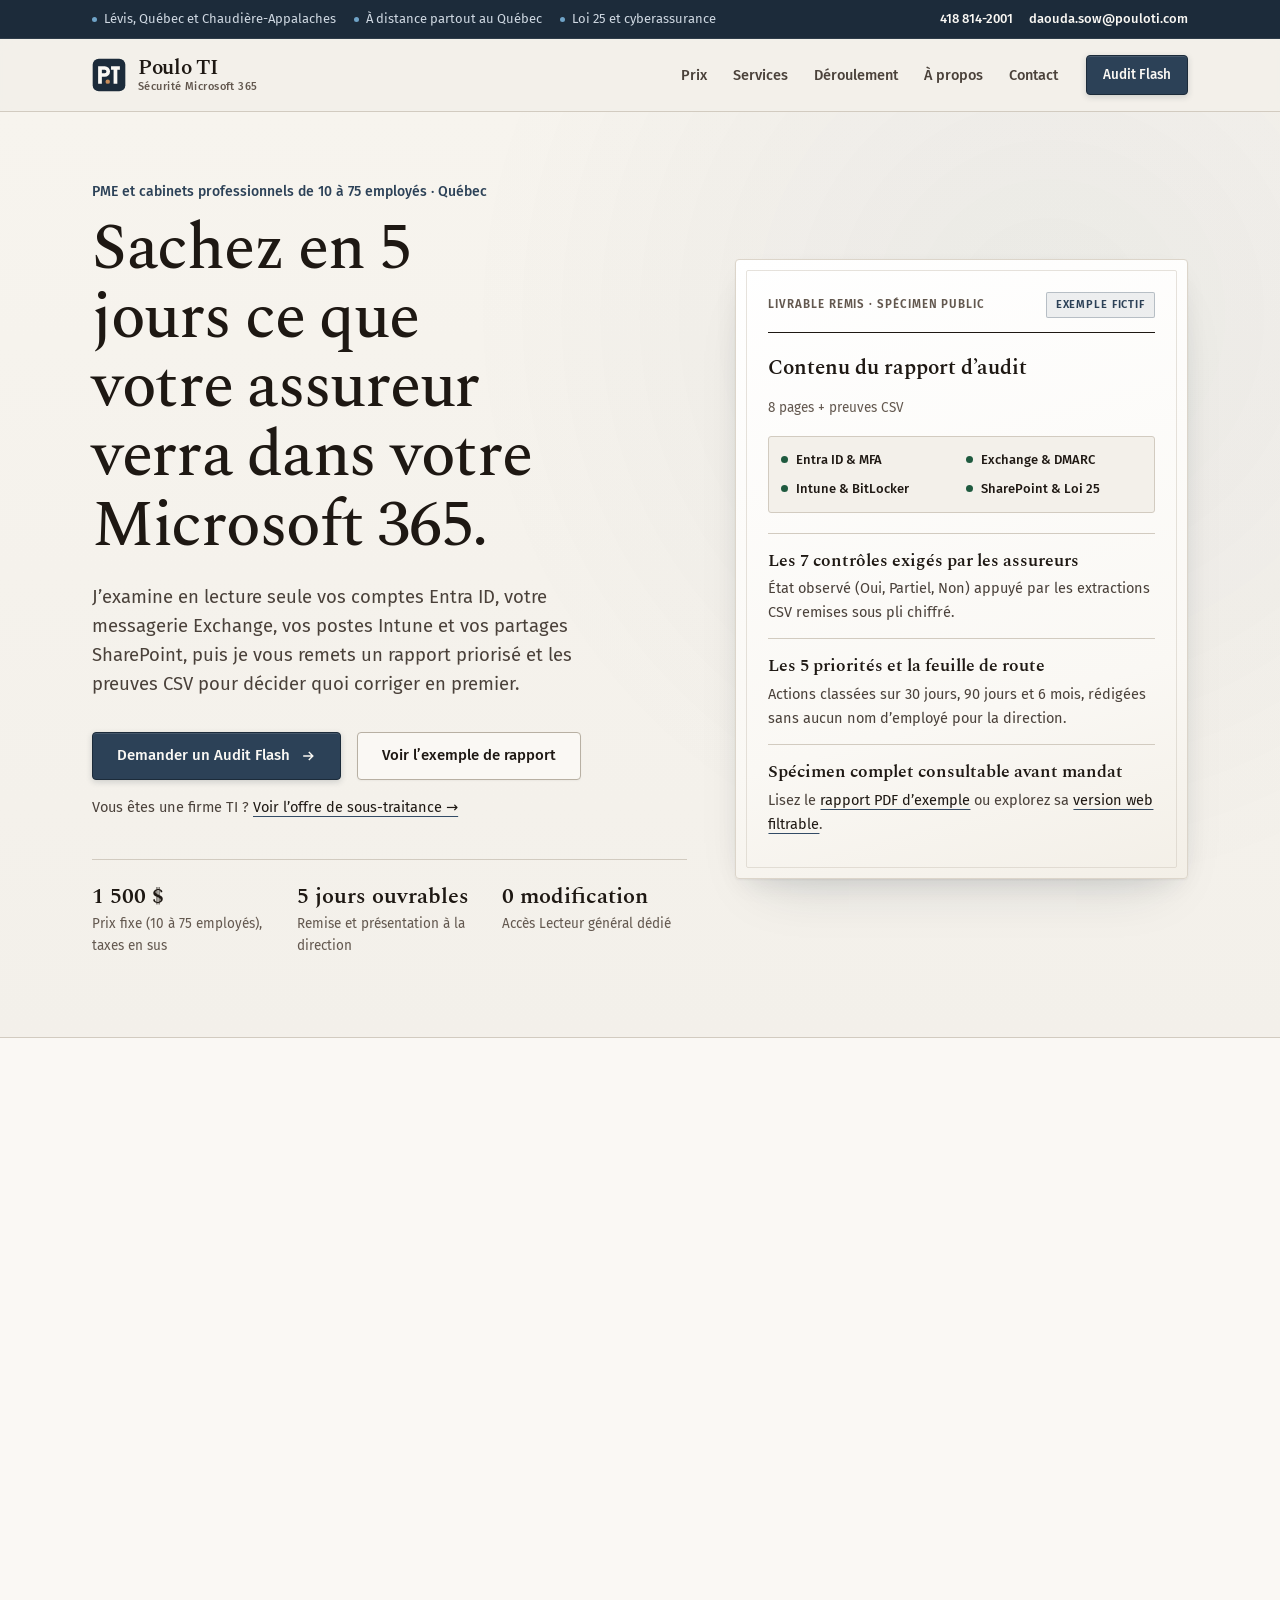
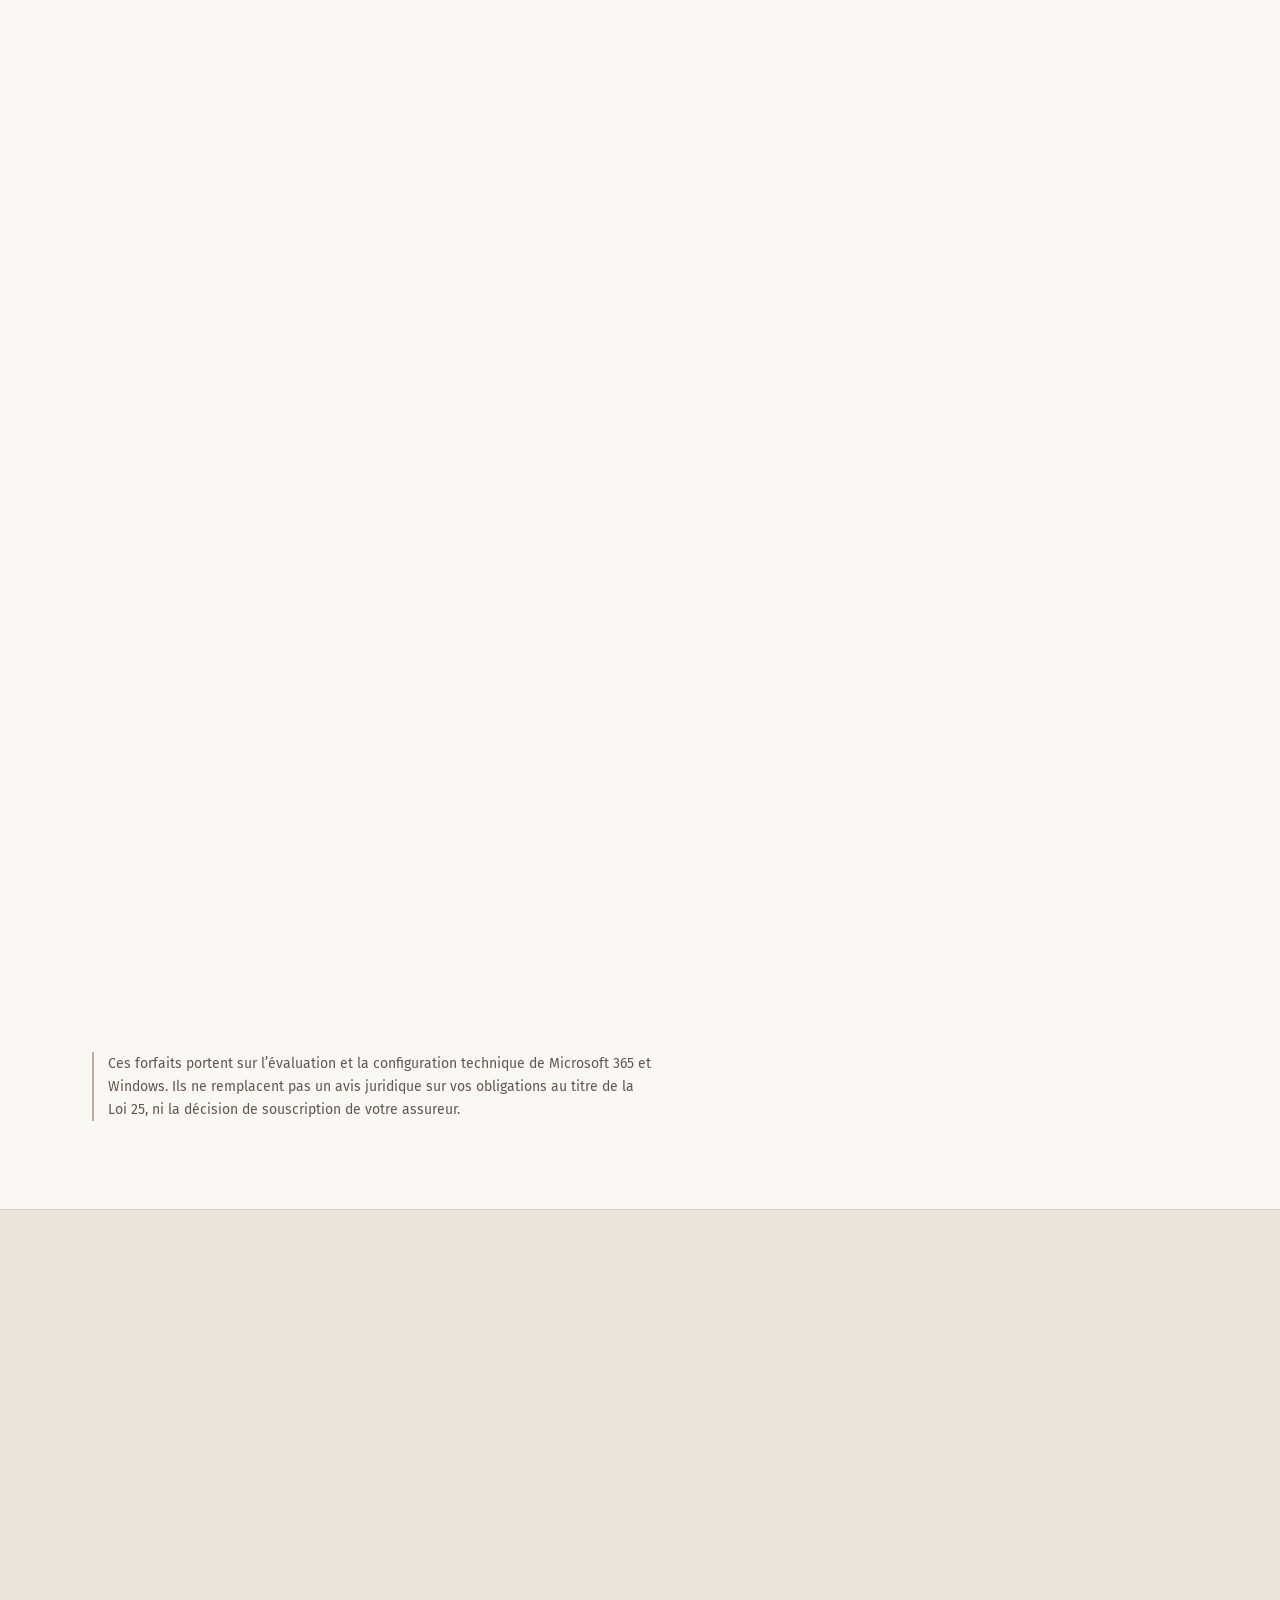
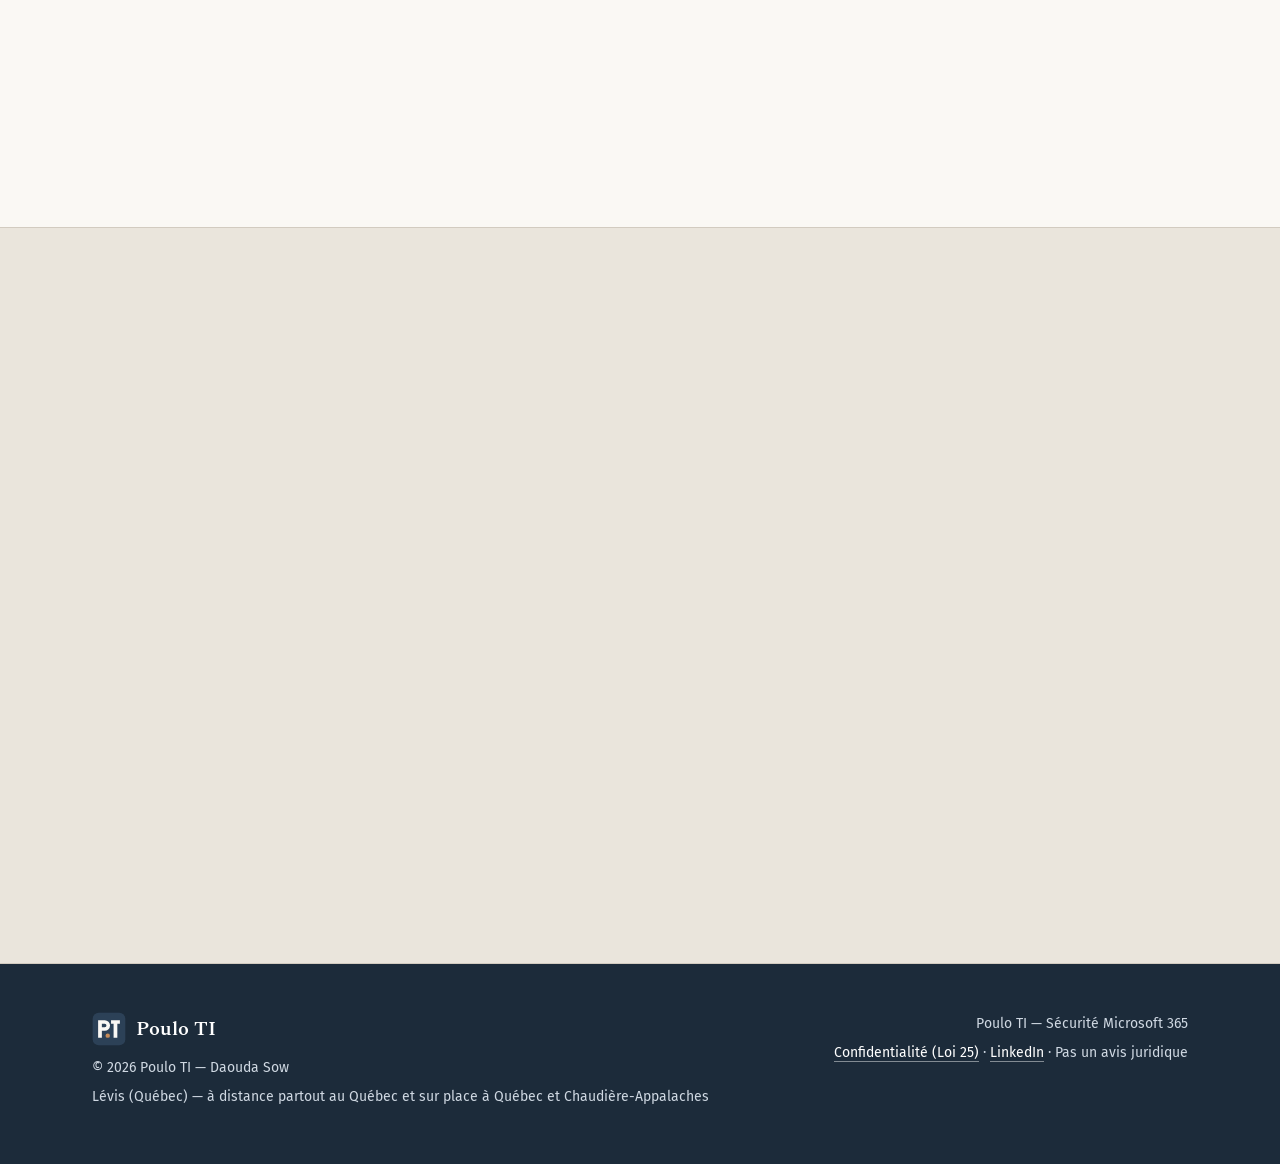
<file: index.html>
<!doctype html>
<html lang="fr-CA">
<head>
<meta charset="utf-8">
<meta name="viewport" content="width=device-width, initial-scale=1">
<title>Poulo TI — Sécurité Microsoft 365, Loi 25 et Intune pour PME au Québec</title>
<meta name="description" content="Audit Flash Microsoft 365 en lecture seule à prix fixe (1 500 $) pour PME et cabinets de 10 à 75 employés au Québec : cyberassurance, Loi 25, Entra ID, Exchange, SharePoint et Intune.">
<meta name="referrer" content="no-referrer">
<meta name="theme-color" content="#2C4157">
<!-- À FOURNIR : balise google-site-verification -->
<link rel="canonical" href="https://pouloti.com/">
<meta property="og:title" content="Sachez en 5 jours ce que votre assureur verra dans votre Microsoft 365 — Poulo TI">
<meta property="og:description" content="Audit Flash Microsoft 365 en lecture seule (1 500 $ fixe, 5 jours ouvrables), durcissement et gestion des postes Windows avec Intune pour PME et cabinets de 10 à 75 employés au Québec.">
<meta property="og:url" content="https://pouloti.com/">
<meta property="og:type" content="website">
<meta property="og:locale" content="fr_CA">
<meta property="og:image" content="https://pouloti.com/og-image.png">
<meta property="og:image:width" content="1200">
<meta property="og:image:height" content="630">
<meta property="og:image:alt" content="Poulo TI — Sécurité Microsoft 365">
<script type="application/ld+json">
{
  "@context": "https://schema.org",
  "@type": "ProfessionalService",
  "name": "Poulo TI",
  "slogan": "Poulo TI — Sécurité Microsoft 365",
  "url": "https://pouloti.com/",
  "image": "https://pouloti.com/og-image.png",
  "email": "daouda.sow@pouloti.com",
  "telephone": "+1-418-814-2001",
  "address": {
    "@type": "PostalAddress",
    "addressLocality": "Lévis",
    "addressRegion": "QC",
    "addressCountry": "CA"
  },
  "sameAs": [
    "https://www.linkedin.com/in/daouda-sow-ab02a1171"
  ],
  "priceRange": "1500$ - 5500$+",
  "areaServed": [
    { "@type": "City", "name": "Lévis" },
    { "@type": "City", "name": "Québec" },
    { "@type": "AdministrativeArea", "name": "Chaudière-Appalaches" },
    { "@type": "AdministrativeArea", "name": "Québec" }
  ],
  "hasOfferCatalog": {
    "@type": "OfferCatalog",
    "name": "Services de sécurité Microsoft 365",
    "itemListElement": [
      {
        "@type": "Offer",
        "name": "Audit Flash Microsoft 365",
        "description": "Évaluation technique en lecture seule de Microsoft 365 (Entra ID, Exchange, Intune, SharePoint/OneDrive) remise en 5 jours ouvrables avec preuves CSV.",
        "price": "1500",
        "priceCurrency": "CAD"
      },
      {
        "@type": "Offer",
        "name": "Pack Durcissement M365",
        "description": "Mise en place ordonnée des correctifs prioritaires sur environ 30 jours avec contre-audit avant/après prêt pour le dossier de cyberassurance.",
        "price": "5500",
        "priceCurrency": "CAD"
      },
      {
        "@type": "Offer",
        "name": "Suivi mensuel",
        "description": "Vérification mensuelle de conformité Microsoft 365, détection des dérives et jusqu’à 2 heures par mois d’ajustements de configuration.",
        "price": "600",
        "priceCurrency": "CAD"
      },
      {
        "@type": "Offer",
        "name": "Sous-traitance Microsoft pour firmes TI (packaging PSADT, Intune, Entra ID, PowerShell)"
      }
    ]
  }
}
</script>
<!-- Aucune ressource d'un autre site : polices et icônes locales, pas de script externe, pas de traceur. -->
<meta http-equiv="Content-Security-Policy" content="default-src 'self'; script-src 'self'; style-src 'self'; font-src 'self'; img-src 'self' data:; connect-src 'self' https://formspree.io; form-action 'self' https://formspree.io; base-uri 'self'; object-src 'none'">
<link rel="icon" href="/favicon.svg" type="image/svg+xml">
<link rel="icon" href="/favicon.ico" sizes="any">
<link rel="apple-touch-icon" href="/apple-touch-icon.png">
<link rel="preload" href="/fonts/spectral-600.woff2" as="font" type="font/woff2" crossorigin>
<link rel="preload" href="/fonts/fira-sans-400.woff2" as="font" type="font/woff2" crossorigin>
<link rel="stylesheet" href="/styles.css?v=6">
</head>
<body>
<a class="saut" href="#contenu">Aller au contenu</a>

<div class="bandeau-haut">
  <div class="conteneur">
    <div class="bandeau-points">
      <span class="bandeau-point">Lévis, Québec et Chaudière-Appalaches</span>
      <span class="bandeau-point">À distance partout au Québec</span>
      <span class="bandeau-point">Loi 25 et cyberassurance</span>
    </div>
    <div class="bandeau-contact">
      <a href="tel:+14188142001">418 814-2001</a>
      <a href="mailto:daouda.sow@pouloti.com">daouda.sow@pouloti.com</a>
    </div>
  </div>
</div>

<header class="haut" id="entete">
  <div class="conteneur">
    <a class="marque" href="/">
      <svg class="marque-sceau" viewBox="0 0 100 100" aria-hidden="true">
        <rect x="2" y="2" width="96" height="96" rx="18" fill="var(--ardoise-nuit)"/>
        <path fill="var(--papier)" fill-rule="evenodd" d="M18 24 H37.5 A15.5 15.5 0 0 1 37.5 55 H29 V76 H18 Z M29 34.5 V44.5 H37.5 A5 5 0 0 0 37.5 34.5 Z"/>
        <path fill="var(--papier)" d="M56 24 H82 V34.5 H74.5 V76 H63.5 V34.5 H56 Z"/>
        <circle cx="46.25" cy="69.5" r="6.5" fill="#C68B59"/>
      </svg>
      <span class="marque-texte">
        <span class="marque-nom">Poulo TI</span>
        <span class="marque-sous">Sécurité Microsoft 365</span>
      </span>
    </a>

    <button class="menu-bouton" id="menu-bouton" type="button" aria-expanded="false" aria-controls="nav-zone">
      <span>Menu</span>
      <span class="menu-icone" aria-hidden="true"><span></span><span></span><span></span></span>
    </button>

    <div class="nav-zone" id="nav-zone">
      <nav aria-label="Navigation principale">
        <ul>
          <li><a href="#offres">Prix</a></li>
          <li><a href="#services-ti">Services</a></li>
          <li><a href="#deroulement">Déroulement</a></li>
          <li><a href="#a-propos">À propos</a></li>
          <li><a href="#contact">Contact</a></li>
        </ul>
      </nav>
      <a class="bouton bouton-primaire bouton-compact nav-cta" href="#contact" data-choisir-besoin="Audit Flash (1 500 $ fixe)">Audit Flash</a>
    </div>
  </div>
</header>

<main id="contenu">

  <!-- Promesse -->
  <div class="promesse">
    <div class="conteneur hero-grille">
      <div>
        <p class="surtitre">PME et cabinets professionnels de 10 à 75 employés · Québec</p>
        <h1>Sachez en 5 jours ce que votre assureur verra dans votre Microsoft 365.</h1>
        <p class="sous">J’examine en lecture seule vos comptes Entra ID, votre messagerie Exchange, vos postes Intune et vos partages SharePoint, puis je vous remets un rapport priorisé et les preuves CSV pour décider quoi corriger en premier.</p>
        <div class="boutons">
          <a class="bouton bouton-primaire" href="#contact" data-choisir-besoin="Audit Flash (1 500 $ fixe)">
            <span>Demander un Audit Flash</span>
            <svg class="bouton-fleche" viewBox="0 0 20 20" fill="none" stroke="currentColor" stroke-width="1.8" aria-hidden="true"><path d="M4 10h12M11 5l5 5-5 5"/></svg>
          </a>
          <a class="bouton bouton-secondaire" href="/exemple-rapport-audit-flash.pdf" target="_blank" rel="noopener">Voir l’exemple de rapport</a>
        </div>
        <p class="hero-sous-traitance">Vous êtes une firme TI ? <a href="#firmes-ti">Voir l’offre de sous-traitance →</a></p>
        <div class="hero-reperes">
          <div class="repere"><strong>1 500 $</strong><span>Prix fixe (10 à 75 employés), taxes en sus</span></div>
          <div class="repere"><strong>5 jours ouvrables</strong><span>Remise et présentation à la direction</span></div>
          <div class="repere"><strong>0 modification</strong><span>Accès Lecteur général dédié</span></div>
        </div>
      </div>

      <aside class="specimen carte-coton carte-coton-double" aria-label="Aperçu du livrable remis">
        <div class="specimen-ruban">
          <span class="specimen-code">Livrable remis · Spécimen public</span>
          <span class="tampon-lecture">Exemple fictif</span>
        </div>
        <div class="specimen-titre">
          <strong>Contenu du rapport d’audit</strong>
          <span>8 pages + preuves CSV</span>
        </div>
        <div class="specimen-axes" aria-label="Périmètre technique vérifié">
          <div class="axe-item"><span class="axe-puce" aria-hidden="true"></span><span>Entra ID &amp; MFA</span></div>
          <div class="axe-item"><span class="axe-puce" aria-hidden="true"></span><span>Exchange &amp; DMARC</span></div>
          <div class="axe-item"><span class="axe-puce" aria-hidden="true"></span><span>Intune &amp; BitLocker</span></div>
          <div class="axe-item"><span class="axe-puce" aria-hidden="true"></span><span>SharePoint &amp; Loi 25</span></div>
        </div>
        <ul class="garanties">
          <li><strong>Les 7 contrôles exigés par les assureurs</strong><span>État observé (Oui, Partiel, Non) appuyé par les extractions CSV remises sous pli chiffré.</span></li>
          <li><strong>Les 5 priorités et la feuille de route</strong><span>Actions classées sur 30 jours, 90 jours et 6 mois, rédigées sans aucun nom d’employé pour la direction.</span></li>
          <li><strong>Spécimen complet consultable avant mandat</strong><span>Lisez le <a href="/exemple-rapport-audit-flash.pdf" target="_blank" rel="noopener">rapport PDF d’exemple</a> ou explorez sa <a href="/exemple-rapport-audit-flash.html" target="_blank" rel="noopener">version web filtrable</a>.</span></li>
        </ul>
      </aside>
    </div>
  </div>

  <!-- Offres -->
  <section id="offres" class="surface-papier" aria-labelledby="titre-offres">
    <div class="conteneur">
      <div class="section-tete reveler">
        <div>
          <h2 id="titre-offres">Prix et forfaits</h2>
        </div>
        <p class="intro">Je commence toujours par l’Audit Flash pour établir les faits. Je ne propose des travaux correctifs que si l’audit démontre qu’ils sont nécessaires — et vous restez libre de les confier à votre équipe TI.</p>
      </div>
      <div class="offres-index">

        <article class="offre-ligne offre-vedette reveler">
          <div class="offre-num" aria-hidden="true">01</div>
          <div class="offre-meta">
            <span class="offre-mention">Point de départ · 10 à 75 employés</span>
            <h3>Audit Flash</h3>
            <p class="prix">1 500 $</p>
            <p class="taxes">Prix fixe, taxes en sus</p>
            <p class="offre-pour">Rapport remis et présenté sous 5 jours ouvrables après l’ouverture du compte d’audit temporaire, avant un renouvellement d’assurance cyber ou une démarche Loi 25.</p>
            <p class="offre-cta">
              <a class="bouton bouton-primaire bouton-compact" href="#contact" data-choisir-besoin="Audit Flash (1 500 $ fixe)">Choisir l’Audit Flash</a>
            </p>
          </div>
          <div class="offre-detail">
            <ul>
              <li>Comptes et privilèges Entra ID : inscription réelle à la MFA, méthodes faibles (SMS), politiques d’accès conditionnel, administrateurs généraux et applications externes OAuth.</li>
              <li>Messagerie Exchange et domaine : transferts automatiques vers l’extérieur, règles de boîte cachées ou suspectes, journal d’audit unifié et enregistrements SPF, DKIM et DMARC.</li>
              <li>Postes Windows gérés dans Intune : chiffrement des disques BitLocker, versions de Windows hors support, politiques de conformité et pare-feu.</li>
              <li>Partage SharePoint, OneDrive et Loi 25 : liens anonymes (« Tout le monde »), expiration des liens externes, repartage par les invités et indice Microsoft Secure Score.</li>
              <li>Rapport de direction (les cinq priorités, feuille de route à 30/90/180 jours, tableau cyberassurance) et vingtaine de fichiers CSV de preuve remis par lien chiffré.</li>
            </ul>
          </div>
        </article>

        <article class="offre-ligne reveler">
          <div class="offre-num" aria-hidden="true">02</div>
          <div class="offre-meta">
            <span class="offre-mention">Travaux correctifs après audit · Délai : environ 30 jours</span>
            <h3>Pack Durcissement M365</h3>
            <p class="prix"><small>à partir de</small> 5 500 $</p>
            <p class="taxes">Prix fixe établi après l’audit, taxes en sus</p>
            <p class="offre-pour">Réalisé sur environ 30 jours selon la taille du parc et l’état de départ. Le prix exact est arrêté par écrit avant le début des travaux (licences Microsoft en sus si requises).</p>
            <p class="offre-cta">
              <a class="bouton bouton-secondaire bouton-compact" href="#contact" data-choisir-besoin="Durcissement Microsoft 365">Demander ce forfait</a>
            </p>
          </div>
          <div class="offre-detail">
            <ul>
              <li>Mise en place ordonnée des correctifs prioritaires : MFA imposée à tous, comptes d’administration séparés des boîtes courriel quotidiennes, comptes d’urgence et blocage des anciens protocoles.</li>
              <li>Chiffrement BitLocker des postes Windows avec sauvegarde des clés dans Entra ID, activation des journaux d’audit, blocage des transferts externes automatiques et alignement SPF, DKIM et DMARC.</li>
              <li>Resserrement des partages externes SharePoint et OneDrive, révocation des applications tierces superflues et cloisonnement des accès sensibles (Loi 25).</li>
              <li>Contre-audit complet à la fin des travaux avec dossier comparatif « avant / après » prêt à joindre au questionnaire de votre courtier en assurance.</li>
            </ul>
          </div>
        </article>

        <article class="offre-ligne reveler">
          <div class="offre-num" aria-hidden="true">03</div>
          <div class="offre-meta">
            <span class="offre-mention">Maintien continu · Sans engagement annuel</span>
            <h3>Suivi mensuel</h3>
            <p class="prix"><small>à partir de</small> 600 $<small> / mois</small></p>
            <p class="taxes">Taxes en sus, résiliable avec préavis de 30 jours</p>
            <p class="offre-pour">Inclut jusqu’à 2 heures par mois d’ajustements de configuration M365/Intune. Exclut le soutien quotidien aux utilisateurs (helpdesk), l’achat ou la réparation de matériel et les migrations majeures.</p>
            <p class="offre-cta">
              <a class="bouton bouton-secondaire bouton-compact" href="#contact" data-choisir-besoin="Suivi mensuel">S’informer sur le suivi</a>
            </p>
          </div>
          <div class="offre-detail">
            <ul>
              <li>Exécution mensuelle des mêmes vérifications techniques que l’audit initial afin de repérer immédiatement tout écart apparu en cours d’année.</li>
              <li>Correction des dérives détectées (dans la banque de 2 h/mois incluse) : nouveau compte créé sans MFA, nouvelle règle de transfert, portable non chiffré ou partage anonyme réactivé.</li>
              <li>Synthèse mensuelle de gouvernance destinée à la direction pour documenter le maintien de vos mesures de sécurité au titre de la Loi 25.</li>
              <li>Dossier de preuves tenu à jour d’un trimestre à l’autre pour simplifier chaque renouvellement annuel de votre police de cyberassurance.</li>
            </ul>
          </div>
        </article>

      </div>
      <p class="note">Ces forfaits portent sur l’évaluation et la configuration technique de Microsoft 365 et Windows. Ils ne remplacent pas un avis juridique sur vos obligations au titre de la Loi 25, ni la décision de souscription de votre assureur.</p>
    </div>
  </section>

  <!-- Services TI ciblés -->
  <section id="services-ti" class="surface-pierre" aria-labelledby="titre-services-ti">
    <div class="conteneur">
      <div class="section-tete reveler">
        <div>
          <h2 id="titre-services-ti">Services spécialisés</h2>
        </div>
        <p class="intro">En dehors de l’Audit Flash, j’interviens sur deux volets techniques précis : le durcissement de Microsoft 365 et la gestion standardisée des postes Windows avec Intune.</p>
      </div>
      <div class="services-grille">

        <article class="dossier-service reveler">
          <div class="dossier-entete">
            <span class="offre-mention">Identités, messagerie &amp; partages</span>
            <span class="dossier-lettre" aria-hidden="true">A</span>
          </div>
          <h3>Sécurité Microsoft 365</h3>
          <p class="dossier-resume">Quand les réglages par défaut laissent les boîtes courriel, les comptes privilégiés ou les dossiers clients exposés.</p>
          <div class="puces-tech" aria-label="Domaines d’intervention">
            <span class="puce-tech">Accès conditionnel</span>
            <span class="puce-tech">Protection anti-hameçonnage</span>
            <span class="puce-tech">Anti-usurpation courriel</span>
            <span class="puce-tech">Gouvernance Loi 25</span>
          </div>
          <div class="offre-detail">
            <ul>
              <li><strong>Comptes et privilèges :</strong> passage à une authentification multifacteur résistante à l’hameçonnage, séparation des comptes d’administration et nettoyage des comptes inactifs ou invités oubliés.</li>
              <li><strong>Courriel et domaine :</strong> durcissement des politiques Microsoft Defender, blocage des transferts externes silencieux et déploiement complet de SPF, DKIM et DMARC jusqu’au mode rejet.</li>
              <li><strong>Dossiers SharePoint et Teams :</strong> cloisonnement par équipe (direction, RH, dossiers clients), retrait des liens anonymes et recensement des applications tierces connectées.</li>
              <li><strong>Ce que vous recevez :</strong> un tenant durci par paliers sans interrompre vos équipes, la documentation des politiques mises en place et la preuve avant/après.</li>
            </ul>
          </div>
        </article>

        <article class="dossier-service reveler">
          <div class="dossier-entete">
            <span class="offre-mention">Parc Windows &amp; automatisation</span>
            <span class="dossier-lettre" aria-hidden="true">B</span>
          </div>
          <h3>Postes Windows et Intune</h3>
          <p class="dossier-resume">Quand les portables sont encore préparés à la main et qu’il est impossible de prouver qu’ils sont chiffrés et à jour.</p>
          <div class="puces-tech" aria-label="Domaines d’intervention">
            <span class="puce-tech">Microsoft Intune</span>
            <span class="puce-tech">Windows Autopilot</span>
            <span class="puce-tech">BitLocker</span>
            <span class="puce-tech">Automatisation PowerShell</span>
          </div>
          <div class="offre-detail">
            <ul>
              <li><strong>Enrôlement et chiffrement :</strong> mise en place d’Intune et d’Autopilot, chiffrement BitLocker silencieux avec sauvegarde automatique des clés dans Entra ID et capacité d’effacement à distance en cas de vol.</li>
              <li><strong>Applications et mises à jour :</strong> déploiement automatisé de vos logiciels d’affaires (paquets Win32 et scripts standardisés) et anneaux de mises à jour Windows sans redémarrage imprévu.</li>
              <li><strong>Automatisation d’administration :</strong> scripts PowerShell et Microsoft Graph documentés pour fiabiliser l’arrivée/départ d’employés et les contrôles récurrents.</li>
              <li><strong>Ce que vous recevez :</strong> un inventaire centralisé conforme, des postes standardisés sans droits d’administrateur local et un dossier technique remis à votre équipe.</li>
            </ul>
          </div>
        </article>

        <article class="dossier-service reveler" id="firmes-ti">
          <div class="dossier-entete">
            <span class="offre-mention">Sous-traitance &amp; mandats définis</span>
            <span class="dossier-lettre" aria-hidden="true">C</span>
          </div>
          <h3>Pour les firmes TI et MSP — Renfort technique Microsoft</h3>
          <p class="dossier-resume">Vous avez plus de projets Microsoft que de bras ? J’interviens en sous-traitance, sur des mandats définis, sous votre marque ou la mienne.</p>
          <div class="puces-tech" aria-label="Domaines d’intervention">
            <span class="puce-tech">PSADT v4 &amp; Win32</span>
            <span class="puce-tech">Microsoft Intune</span>
            <span class="puce-tech">Entra ID &amp; M365</span>
            <span class="puce-tech">PowerShell &amp; Graph</span>
          </div>
          <div class="offre-detail">
            <ul>
              <li>Packaging d’applications Win32 avec PSADT v4, prêtes pour Intune</li>
              <li>Déploiement et configuration Intune (conformité, profils, applications)</li>
              <li>Configuration Entra ID et Microsoft 365</li>
              <li>Automatisation PowerShell et Microsoft Graph</li>
              <li>Documentation technique et procédures remises au client</li>
            </ul>
          </div>
        </article>

      </div>
    </div>
  </section>

  <!-- Déroulement -->
  <section id="deroulement" class="surface-ivoire" aria-labelledby="titre-deroulement">
    <div class="conteneur">
      <div class="section-tete reveler">
        <div>
          <h2 id="titre-deroulement">Déroulement de l’audit</h2>
        </div>
        <p class="intro">Vous gardez la maîtrise de votre environnement du début à la fin. L’outil n’émet que des requêtes de lecture et ne modifie aucun paramètre.</p>
      </div>
      <ol class="etapes reveler">
        <li>
          <div class="etape-titre"><h3>Lettre de mandat écrite</h3><span class="etape-duree">Avant le démarrage</span></div>
          <p>Je vous soumets une lettre de mandat qui fixe par écrit le périmètre vérifié, le tarif de 1 500 $, la confidentialité et l’engagement de destruction des données sous 30 jours. Rien ne commence sans votre accord signé.</p>
        </li>
        <li>
          <div class="etape-titre"><h3>Compte d’audit temporaire</h3><span class="etape-duree">10 minutes</span></div>
          <p>Vous créez avec votre TI un compte dédié dans votre Microsoft 365 avec les seuls rôles <strong>Lecteur général</strong> (<em>Global Reader</em>) et <strong>Lecteur de sécurité</strong>. Ce compte ne peut modifier aucun réglage, supprimer aucun fichier ni envoyer aucun courriel.</p>
        </li>
        <li>
          <div class="etape-titre"><h3>Collecte à distance</h3><span class="etape-duree">Environ 2 heures</span></div>
          <p>J’interroge Microsoft Graph, Exchange Online, SharePoint et le DNS public sur un volume local chiffré par BitLocker, sans installer d’agent sur vos postes et sans interrompre vos employés.</p>
        </li>
        <li>
          <div class="etape-titre"><h3>Présentation et remise chiffrée</h3><span class="etape-duree">Sous 5 jours ouvrables</span></div>
          <p>Je présente les cinq priorités à la direction (sur place à Lévis/Québec ou en visioconférence) et vous transmets le rapport ainsi que les preuves CSV par un lien chiffré temporaire — jamais en pièce jointe par courriel.</p>
        </li>
        <li>
          <div class="etape-titre"><h3>Retrait de l’accès et purge</h3><span class="etape-duree">Fin du mandat + 30 j</span></div>
          <p>La synthèse technique fournit à votre administrateur les commandes exactes pour supprimer le compte d’audit et retirer l’accès Graph dès la remise. Je détruis toutes les extractions recueillies 30 jours après la livraison finale.</p>
        </li>
      </ol>
      <div class="bandeau-garanties reveler">
        <div class="engagement"><strong>Requêtes GET uniquement</strong><span>L’outil d’audit refuse par conception toute permission d’écriture dans Microsoft Graph.</span></div>
        <div class="engagement"><strong>Aucun accès à vos contenus</strong><span>Les rôles attribués lisent les paramètres de sécurité, jamais le texte de vos courriels ni vos documents.</span></div>
        <div class="engagement"><strong>Rapport sans données nominatives</strong><span>Le document de direction ne contient aucun nom d’employé afin de pouvoir circuler en comité de gestion.</span></div>
      </div>
    </div>
  </section>

  <!-- À propos -->
  <section id="a-propos" class="surface-papier" aria-labelledby="titre-a-propos">
    <div class="conteneur a-propos">
      <div class="a-propos-texte reveler">
        <h2 id="titre-a-propos">À propos</h2>
        <p class="chapo-propos"><strong>Daouda Sow.</strong> Administrateur spécialisé dans l’écosystème Microsoft 365, Microsoft Intune et l’automatisation PowerShell, j’ai administré et automatisé sur le terrain des environnements comptant de plusieurs centaines à plusieurs milliers de comptes utilisateurs et de postes Windows.</p>
        <p>J’ai fondé <strong>Poulo TI</strong> (« Poulo » est mon surnom d’origine peule) à Lévis à partir d’un constat concret : les cabinets comptables, juridiques et PME de 10 à 75 employés font face aux mêmes exigences d’assurance cyber et de la Loi 25 que les grandes organisations, mais reçoivent trop souvent des diagnostics vagues ou des devis à l’heure imprévisibles.</p>
        <p>Quand vous mandatez Poulo TI, vous traitez avec un seul praticien du début à la fin. Chaque constat de mon rapport s’appuie sur un contrôle documenté en lecture seule et renvoie à un fichier CSV que votre responsable TI peut contre-vérifier ligne par ligne.</p>

        <div class="exemple-rapport carte-coton">
          <div class="exemple-entete">
            <h3>Spécimen complet du rapport</h3>
            <span class="badge-fictif">Exemple fictif</span>
          </div>
          <p>Consultez l’intégralité du livrable remis après un Audit Flash (« Cabinet Démo CPA — Exemple fictif », 37 constats couvrant Entra ID, Exchange, Intune et SharePoint) : état des 7 contrôles d’assurance, 5 priorités avec estimations fictives, feuille de route à 30/90/180 jours et annexe filtrable.</p>
          <p class="exemple-action">
            <a class="bouton bouton-secondaire bouton-compact" href="/exemple-rapport-audit-flash.pdf" target="_blank" rel="noopener">
              <span>Consulter le PDF (8 pages)</span>
              <svg class="bouton-fleche" viewBox="0 0 20 20" fill="none" stroke="currentColor" stroke-width="1.8" aria-hidden="true"><path d="M5 15L15 5M8 5h7v7"/></svg>
            </a>
            <a class="bouton bouton-secondaire bouton-compact" href="/exemple-rapport-audit-flash.html" target="_blank" rel="noopener">
              <span>Explorer la version web</span>
              <svg class="bouton-fleche" viewBox="0 0 20 20" fill="none" stroke="currentColor" stroke-width="1.8" aria-hidden="true"><path d="M5 15L15 5M8 5h7v7"/></svg>
            </a>
            <span class="mention-fictif">Données simulées — aucun renseignement d’un client réel</span>
          </p>
        </div>
      </div>

      <aside class="fiche carte-coton carte-coton-double reveler" aria-label="Parcours et coordonnées">
        <div class="portrait-bloc">
          <img class="portrait-photo" src="/photo-daouda-sow.jpg" alt="Daouda Sow" width="104" height="104" loading="lazy" decoding="async">
          <div class="portrait-identite">
            <strong>Daouda Sow</strong>
            <span>Poulo TI · Lévis (Québec)</span>
          </div>
        </div>
        <div class="distinction-encart">Distinction · 1er prix — Cyberhack 2025 (UQAR)</div>
        <dl>
          <div class="fiche-rang"><dt>Expérience</dt><dd>Administration M365, Entra ID, Exchange, Intune et PowerShell sur parcs de centaines à milliers de comptes et postes</dd></div>
          <div class="fiche-rang"><dt>Formation</dt><dd>DEC en Techniques de l’informatique</dd></div>
          <div class="fiche-rang"><dt>Intervention</dt><dd>Sur place à Lévis, Québec et Chaudière-Appalaches ; à distance partout au Québec</dd></div>
          <div class="fiche-rang"><dt>Téléphone</dt><dd><a href="tel:+14188142001">418 814-2001</a></dd></div>
          <div class="fiche-rang"><dt>Courriel</dt><dd><a href="mailto:daouda.sow@pouloti.com">daouda.sow@pouloti.com</a></dd></div>
          <div class="fiche-rang">
            <dt>LinkedIn</dt>
            <dd><a href="https://www.linkedin.com/in/daouda-sow-ab02a1171" rel="noopener noreferrer">Daouda Sow</a></dd>
          </div>
        </dl>
      </aside>
    </div>
  </section>

  <!-- Contact -->
  <section id="contact" class="surface-pierre" aria-labelledby="titre-contact">
    <div class="conteneur contact-grille">
      <div class="reveler">
        <h2 id="titre-contact">Demander un Audit Flash ou réserver 15 minutes</h2>
        <p class="intro intro-contact">Indiquez votre contexte ou choisissez un appel exploratoire de 15 minutes sans frais pour valider si l’Audit Flash correspond à votre situation. Je vous réponds personnellement sous 1 jour ouvrable.</p>
        <div class="contact-direct">
          <p><strong>Courriel direct (sans transit tiers) :</strong> <a href="mailto:daouda.sow@pouloti.com">daouda.sow@pouloti.com</a></p>
          <p><strong>Téléphone direct :</strong> <a href="tel:+14188142001">418 814-2001</a></p>
          <p>Échange téléphonique initial de 15 minutes sans frais ni engagement.</p>
        </div>
      </div>

      <form class="carte-coton reveler" id="formulaire" action="https://formspree.io/f/moedrpbb" method="POST">
        <div class="champ-pot" aria-hidden="true">
          <label for="site_web">Ne pas remplir ce champ</label>
          <input id="site_web" name="_gotcha" type="text" tabindex="-1" autocomplete="off">
        </div>
        <div class="champs">
          <div class="champ">
            <label for="nom">Nom</label>
            <input id="nom" name="Nom" type="text" autocomplete="name" placeholder="Votre prénom et nom" required>
          </div>
          <div class="champ">
            <label for="organisation">Organisation</label>
            <input id="organisation" name="Organisation" type="text" autocomplete="organization" placeholder="Nom de votre PME ou cabinet" required>
          </div>
          <div class="champ">
            <label for="courriel">Courriel professionnel</label>
            <input id="courriel" name="Courriel" type="email" autocomplete="email" placeholder="prenom@organisation.ca" required>
          </div>
          <div class="champ">
            <label for="employes">Nombre d’employés</label>
            <select id="employes" name="Employes" required>
              <option value="">Choisir…</option>
              <option>Moins de 10</option>
              <option>10 à 25</option>
              <option>26 à 50</option>
              <option>51 à 75</option>
              <option>Plus de 75</option>
            </select>
          </div>
          <div class="champ champ-large">
            <label for="besoin">Besoin principal</label>
            <select id="besoin" name="Besoin">
              <option>Audit Flash (1 500 $ fixe)</option>
              <option>Appel exploratoire de 15 minutes (sans frais)</option>
              <option>Durcissement Microsoft 365</option>
              <option>Suivi mensuel</option>
              <option>Gestion des postes avec Intune</option>
              <option>Déploiement d’applications / automatisation</option>
              <option>Sous-traitance pour ma firme TI / MSP</option>
              <option>Autre besoin</option>
            </select>
          </div>
        </div>
        <p class="aide">Aucun témoin (cookie) ni traceur sur ce site. L’envoi de ce formulaire transite par Formspree (serveurs aux États-Unis) uniquement pour m’acheminer votre message ; consultez la <a href="/confidentialite.html">politique de confidentialité (Loi 25)</a> ou écrivez directement à <a href="mailto:daouda.sow@pouloti.com">daouda.sow@pouloti.com</a>.</p>
        <p class="action-form">
          <button class="bouton bouton-primaire" id="bouton-envoi" type="submit">
            <span>Envoyer ma demande</span>
            <svg class="bouton-fleche" viewBox="0 0 20 20" fill="none" stroke="currentColor" stroke-width="1.8" aria-hidden="true"><path d="M4 10h12M11 5l5 5-5 5"/></svg>
          </button>
        </p>
        <p class="message" id="message" role="status" aria-live="polite"></p>
      </form>
    </div>
  </section>

</main>

<footer>
  <div class="conteneur">
    <div>
      <div class="pied-marque">
        <svg class="marque-sceau" viewBox="0 0 100 100" aria-hidden="true">
          <rect x="2" y="2" width="96" height="96" rx="18" fill="var(--marine)"/>
          <path fill="var(--papier)" fill-rule="evenodd" d="M18 24 H37.5 A15.5 15.5 0 0 1 37.5 55 H29 V76 H18 Z M29 34.5 V44.5 H37.5 A5 5 0 0 0 37.5 34.5 Z"/>
          <path fill="var(--papier)" d="M56 24 H82 V34.5 H74.5 V76 H63.5 V34.5 H56 Z"/>
          <circle cx="46.25" cy="69.5" r="6.5" fill="#C68B59"/>
        </svg>
        <span>Poulo TI</span>
      </div>
      <p>© 2026 Poulo TI — Daouda Sow</p>
      <p>Lévis (Québec) — à distance partout au Québec et sur place à Québec et Chaudière-Appalaches</p>
    </div>
    <div class="pied-droit">
      <p>Poulo TI — Sécurité Microsoft 365</p>
      <p><a href="/confidentialite.html">Confidentialité (Loi 25)</a> · <a href="https://www.linkedin.com/in/daouda-sow-ab02a1171" rel="noopener noreferrer">LinkedIn</a> · Pas un avis juridique</p>
    </div>
  </div>
</footer>

<script src="/app.js?v=2" defer></script>
</body>
</html>
</file>
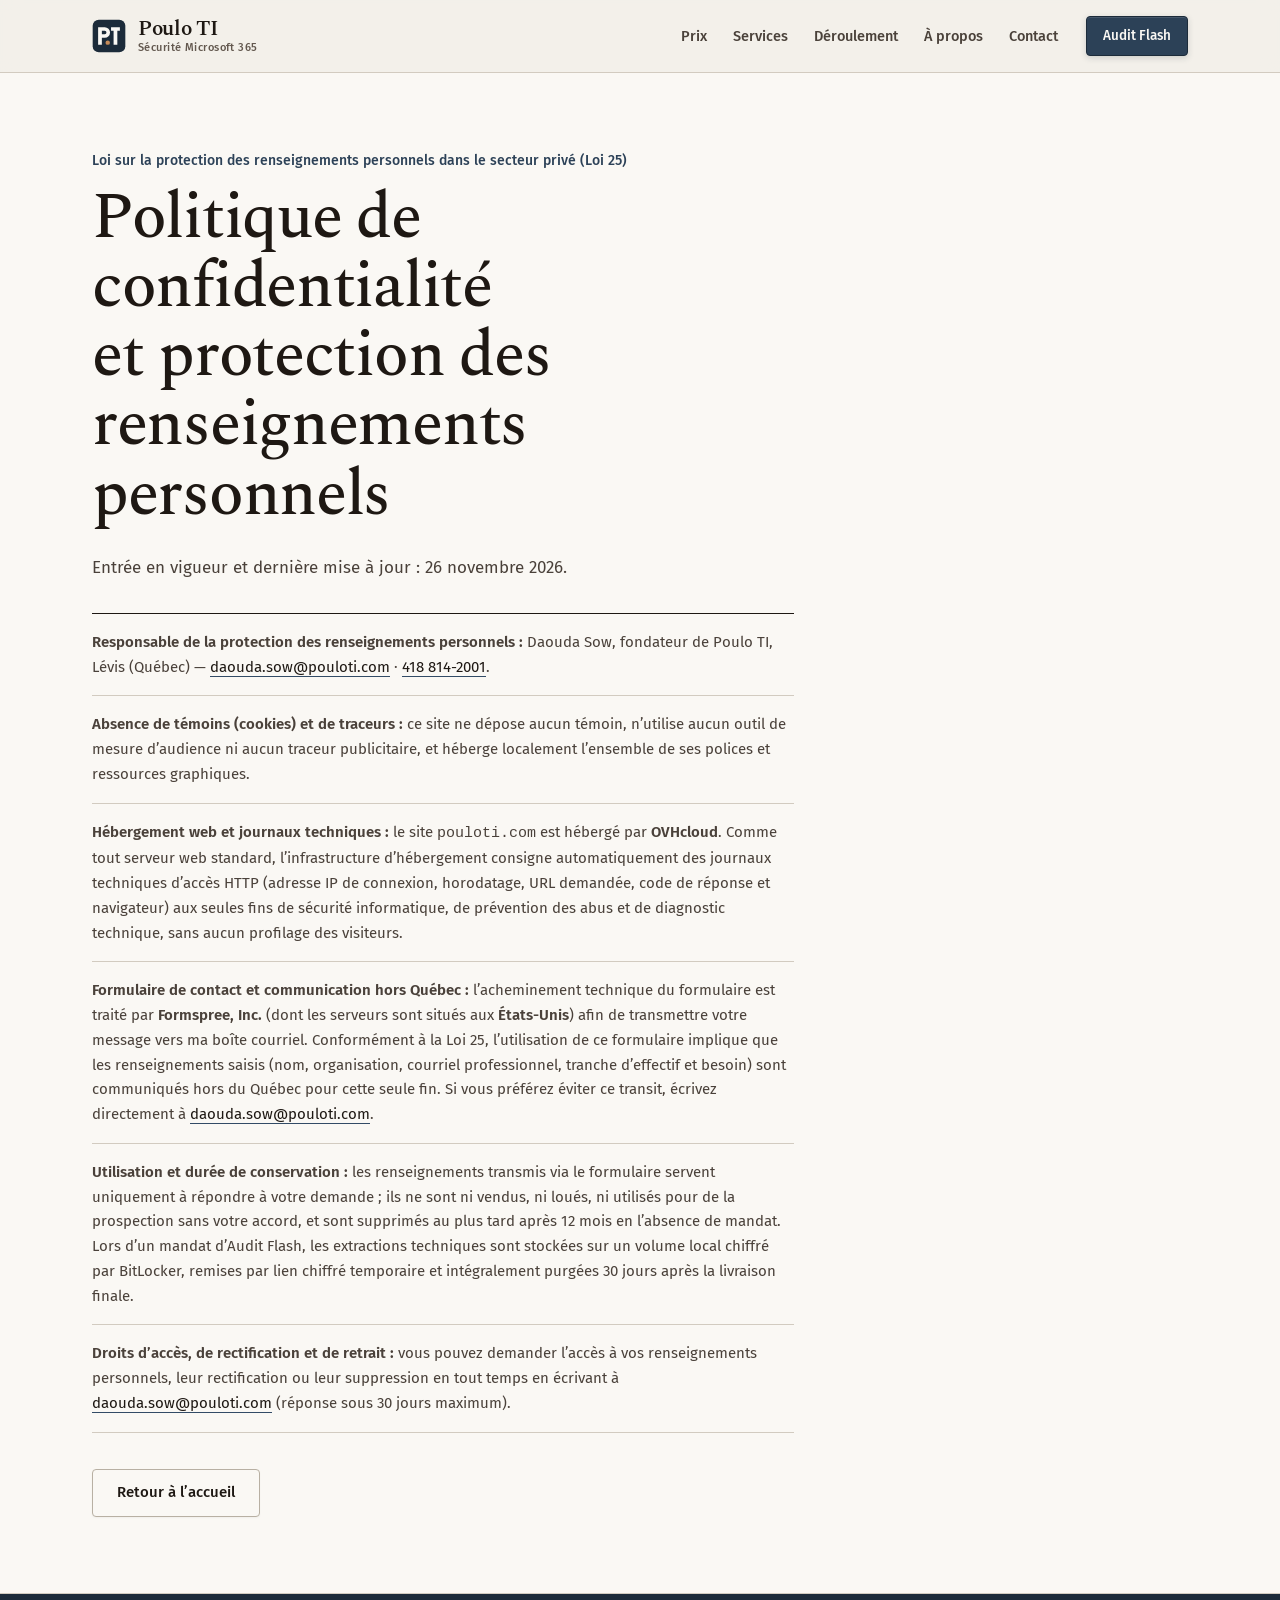
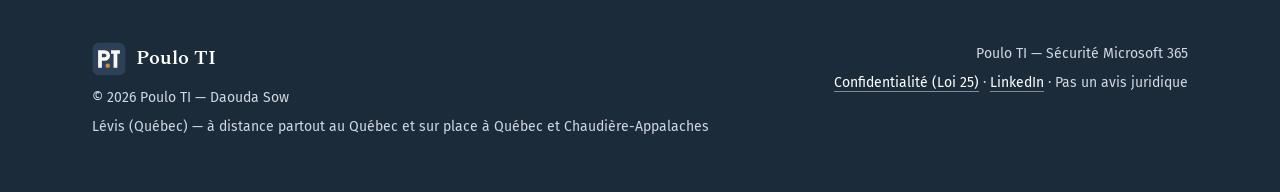
<file: confidentialite.html>
<!doctype html>
<html lang="fr-CA">
<head>
<meta charset="utf-8">
<meta name="viewport" content="width=device-width, initial-scale=1">
<title>Confidentialité et protection des renseignements personnels (Loi 25) — Poulo TI</title>
<meta name="description" content="Politique de confidentialité de Poulo TI conforme à la Loi 25 : responsable désigné, absence de témoins, journaux techniques OVHcloud, transit Formspree et droits d’accès.">
<meta name="referrer" content="no-referrer">
<meta name="theme-color" content="#2C4157">
<meta http-equiv="Content-Security-Policy" content="default-src 'self'; script-src 'self'; style-src 'self'; font-src 'self'; img-src 'self' data:; connect-src 'self' https://formspree.io; form-action 'self' https://formspree.io; base-uri 'self'; object-src 'none'">
<link rel="canonical" href="https://pouloti.com/confidentialite.html">
<link rel="icon" href="/favicon.svg" type="image/svg+xml">
<link rel="icon" href="/favicon.ico" sizes="any">
<link rel="apple-touch-icon" href="/apple-touch-icon.png">
<link rel="preload" href="/fonts/spectral-600.woff2" as="font" type="font/woff2" crossorigin>
<link rel="preload" href="/fonts/fira-sans-400.woff2" as="font" type="font/woff2" crossorigin>
<link rel="stylesheet" href="/styles.css?v=6">
</head>
<body>
<a class="saut" href="#contenu">Aller au contenu</a>

<header class="haut" id="entete">
  <div class="conteneur">
    <a class="marque" href="/">
      <svg class="marque-sceau" viewBox="0 0 100 100" aria-hidden="true">
        <rect x="2" y="2" width="96" height="96" rx="18" fill="var(--ardoise-nuit)"/>
        <path fill="var(--papier)" fill-rule="evenodd" d="M18 24 H37.5 A15.5 15.5 0 0 1 37.5 55 H29 V76 H18 Z M29 34.5 V44.5 H37.5 A5 5 0 0 0 37.5 34.5 Z"/>
        <path fill="var(--papier)" d="M56 24 H82 V34.5 H74.5 V76 H63.5 V34.5 H56 Z"/>
        <circle cx="46.25" cy="69.5" r="6.5" fill="#C68B59"/>
      </svg>
      <span class="marque-texte">
        <span class="marque-nom">Poulo TI</span>
        <span class="marque-sous">Sécurité Microsoft 365</span>
      </span>
    </a>

    <button class="menu-bouton" id="menu-bouton" type="button" aria-expanded="false" aria-controls="nav-zone">
      <span>Menu</span>
      <span class="menu-icone" aria-hidden="true"><span></span><span></span><span></span></span>
    </button>

    <div class="nav-zone" id="nav-zone">
      <nav aria-label="Navigation principale">
        <ul>
          <li><a href="/#offres">Prix</a></li>
          <li><a href="/#services-ti">Services</a></li>
          <li><a href="/#deroulement">Déroulement</a></li>
          <li><a href="/#a-propos">À propos</a></li>
          <li><a href="/#contact">Contact</a></li>
        </ul>
      </nav>
      <a class="bouton bouton-primaire bouton-compact nav-cta" href="/#contact">Audit Flash</a>
    </div>
  </div>
</header>

<main id="contenu">
  <section class="page-interne surface-papier" aria-labelledby="titre-page-confidentialite">
    <div class="conteneur">
      <p class="surtitre">Loi sur la protection des renseignements personnels dans le secteur privé (Loi 25)</p>
      <h1 id="titre-page-confidentialite" class="titre-page">Politique de confidentialité et protection des renseignements personnels</h1>
      <p class="intro">Entrée en vigueur et dernière mise à jour : 26 novembre 2026.</p>
      <ul class="confidentialite-liste">
        <li><strong>Responsable de la protection des renseignements personnels :</strong> Daouda Sow, fondateur de Poulo TI, Lévis (Québec) — <a href="mailto:daouda.sow@pouloti.com">daouda.sow@pouloti.com</a> · <a href="tel:+14188142001">418 814-2001</a>.</li>
        <li><strong>Absence de témoins (cookies) et de traceurs :</strong> ce site ne dépose aucun témoin, n’utilise aucun outil de mesure d’audience ni aucun traceur publicitaire, et héberge localement l’ensemble de ses polices et ressources graphiques.</li>
        <li><strong>Hébergement web et journaux techniques :</strong> le site <code>pouloti.com</code> est hébergé par <strong>OVHcloud</strong>. Comme tout serveur web standard, l’infrastructure d’hébergement consigne automatiquement des journaux techniques d’accès HTTP (adresse IP de connexion, horodatage, URL demandée, code de réponse et navigateur) aux seules fins de sécurité informatique, de prévention des abus et de diagnostic technique, sans aucun profilage des visiteurs.</li>
        <li><strong>Formulaire de contact et communication hors Québec :</strong> l’acheminement technique du formulaire est traité par <strong>Formspree, Inc.</strong> (dont les serveurs sont situés aux <strong>États-Unis</strong>) afin de transmettre votre message vers ma boîte courriel. Conformément à la Loi 25, l’utilisation de ce formulaire implique que les renseignements saisis (nom, organisation, courriel professionnel, tranche d’effectif et besoin) sont communiqués hors du Québec pour cette seule fin. Si vous préférez éviter ce transit, écrivez directement à <a href="mailto:daouda.sow@pouloti.com">daouda.sow@pouloti.com</a>.</li>
        <li><strong>Utilisation et durée de conservation :</strong> les renseignements transmis via le formulaire servent uniquement à répondre à votre demande ; ils ne sont ni vendus, ni loués, ni utilisés pour de la prospection sans votre accord, et sont supprimés au plus tard après 12 mois en l’absence de mandat. Lors d’un mandat d’Audit Flash, les extractions techniques sont stockées sur un volume local chiffré par BitLocker, remises par lien chiffré temporaire et intégralement purgées 30 jours après la livraison finale.</li>
        <li><strong>Droits d’accès, de rectification et de retrait :</strong> vous pouvez demander l’accès à vos renseignements personnels, leur rectification ou leur suppression en tout temps en écrivant à <a href="mailto:daouda.sow@pouloti.com">daouda.sow@pouloti.com</a> (réponse sous 30 jours maximum).</li>
      </ul>
      <p class="retour-accueil"><a class="bouton bouton-secondaire" href="/">Retour à l’accueil</a></p>
    </div>
  </section>
</main>

<footer>
  <div class="conteneur">
    <div>
      <div class="pied-marque">
        <svg class="marque-sceau" viewBox="0 0 100 100" aria-hidden="true">
          <rect x="2" y="2" width="96" height="96" rx="18" fill="var(--marine)"/>
          <path fill="var(--papier)" fill-rule="evenodd" d="M18 24 H37.5 A15.5 15.5 0 0 1 37.5 55 H29 V76 H18 Z M29 34.5 V44.5 H37.5 A5 5 0 0 0 37.5 34.5 Z"/>
          <path fill="var(--papier)" d="M56 24 H82 V34.5 H74.5 V76 H63.5 V34.5 H56 Z"/>
          <circle cx="46.25" cy="69.5" r="6.5" fill="#C68B59"/>
        </svg>
        <span>Poulo TI</span>
      </div>
      <p>© 2026 Poulo TI — Daouda Sow</p>
      <p>Lévis (Québec) — à distance partout au Québec et sur place à Québec et Chaudière-Appalaches</p>
    </div>
    <div class="pied-droit">
      <p>Poulo TI — Sécurité Microsoft 365</p>
      <p><a href="/confidentialite.html">Confidentialité (Loi 25)</a> · <a href="https://www.linkedin.com/in/daouda-sow-ab02a1171" rel="noopener noreferrer">LinkedIn</a> · Pas un avis juridique</p>
    </div>
  </div>
</footer>
<script src="/app.js?v=2" defer></script>
</body>
</html>
</file>
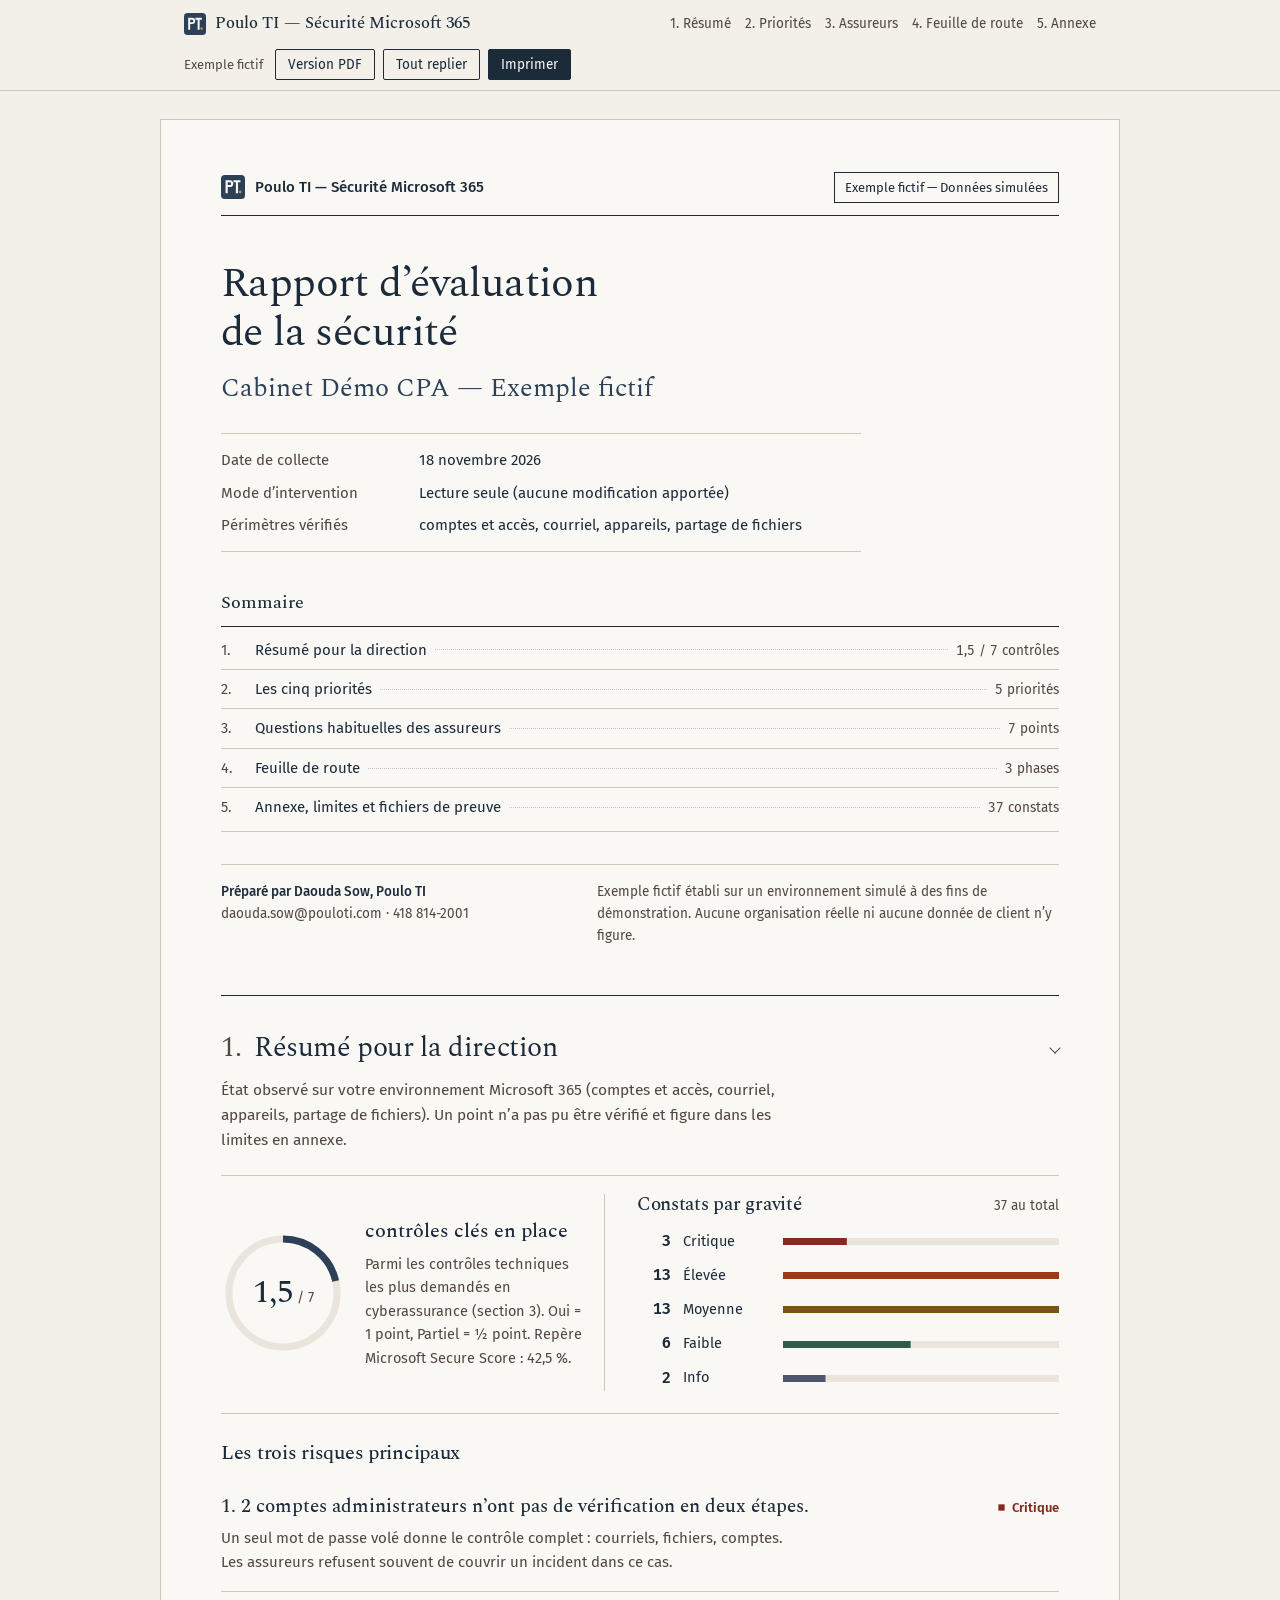
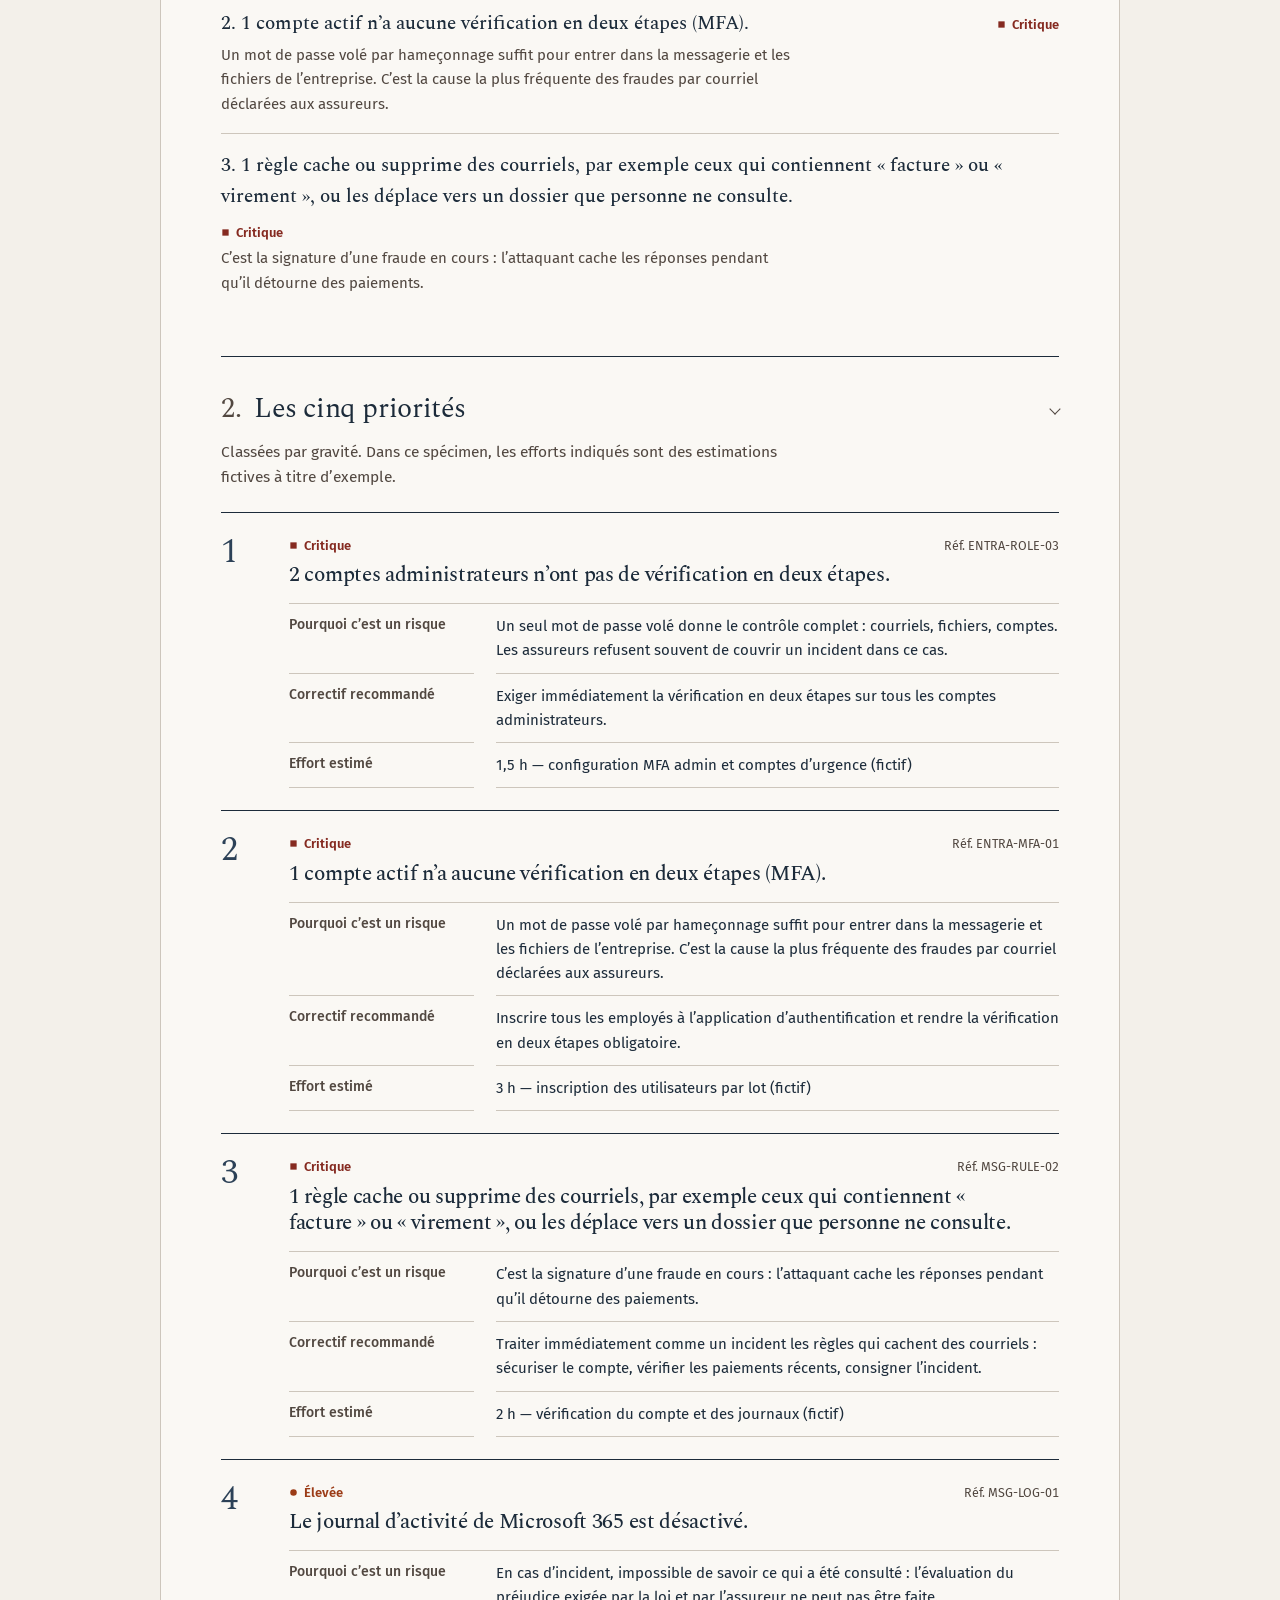
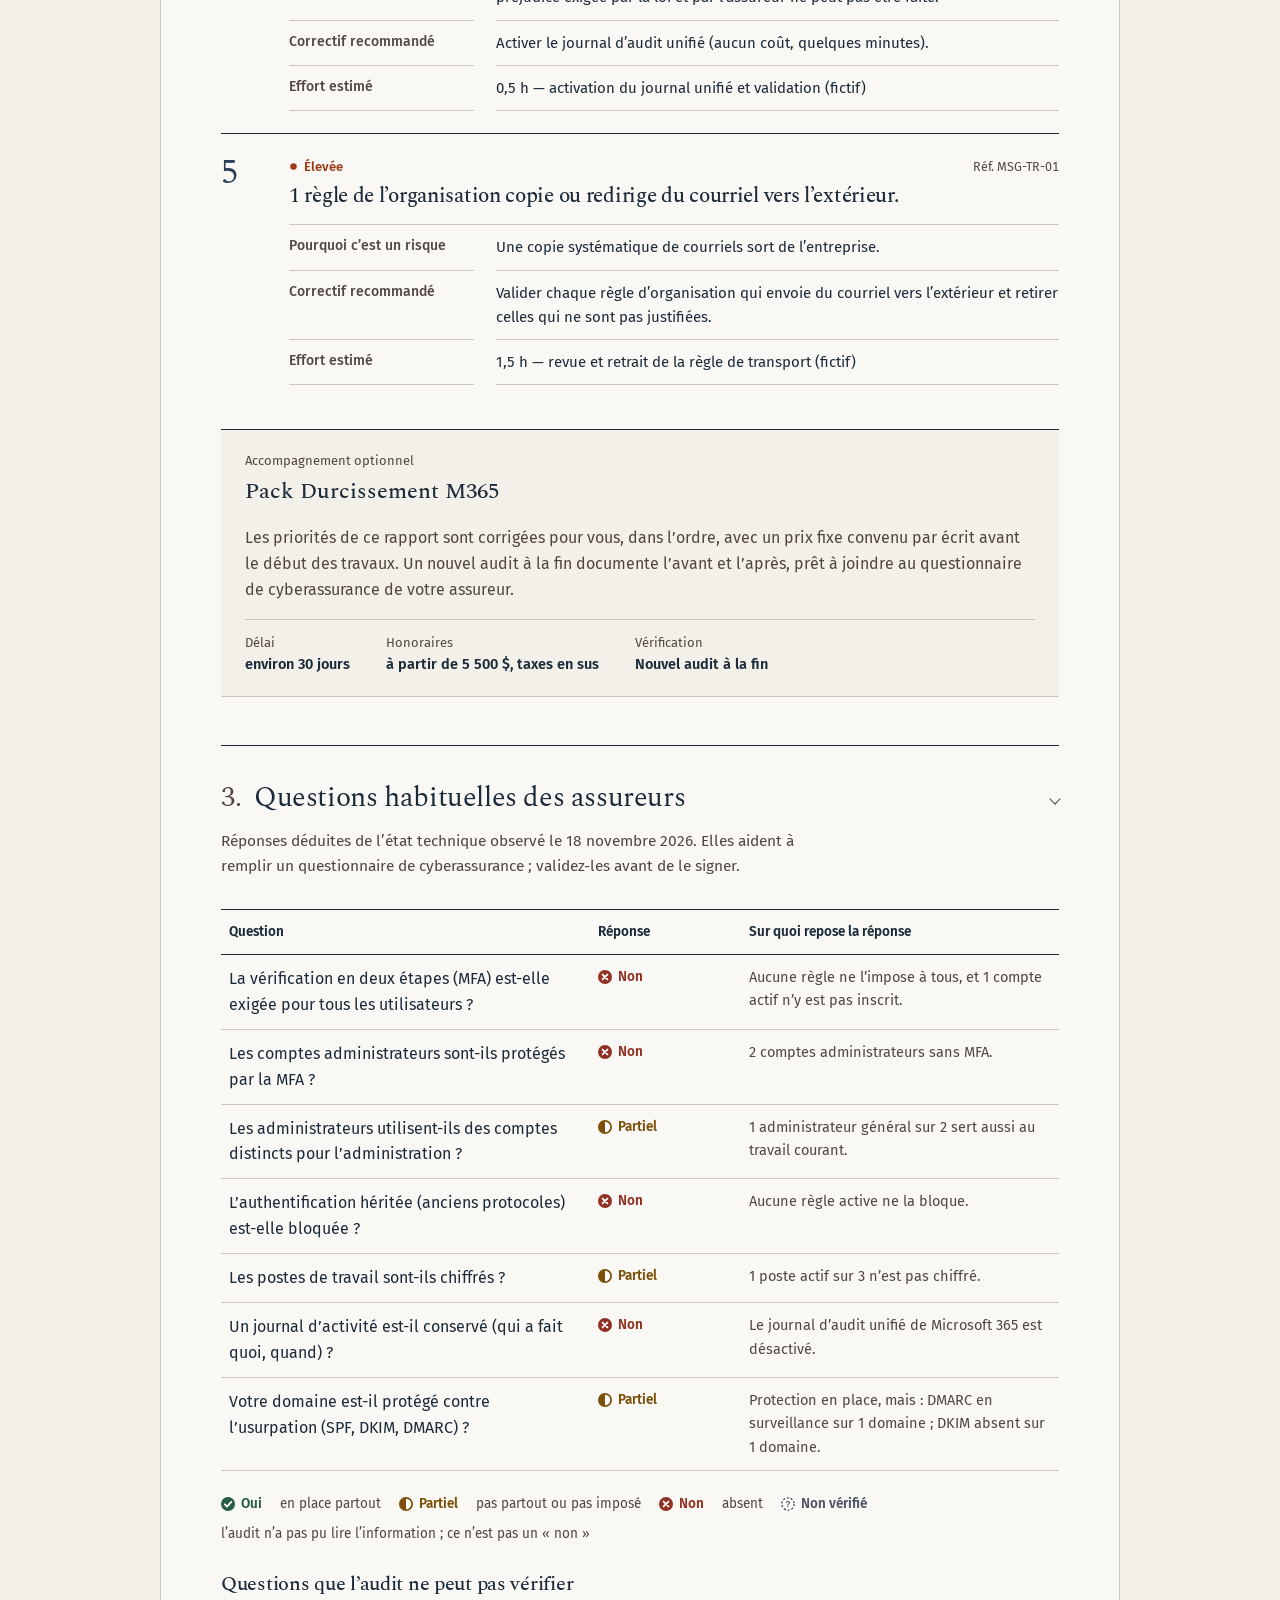
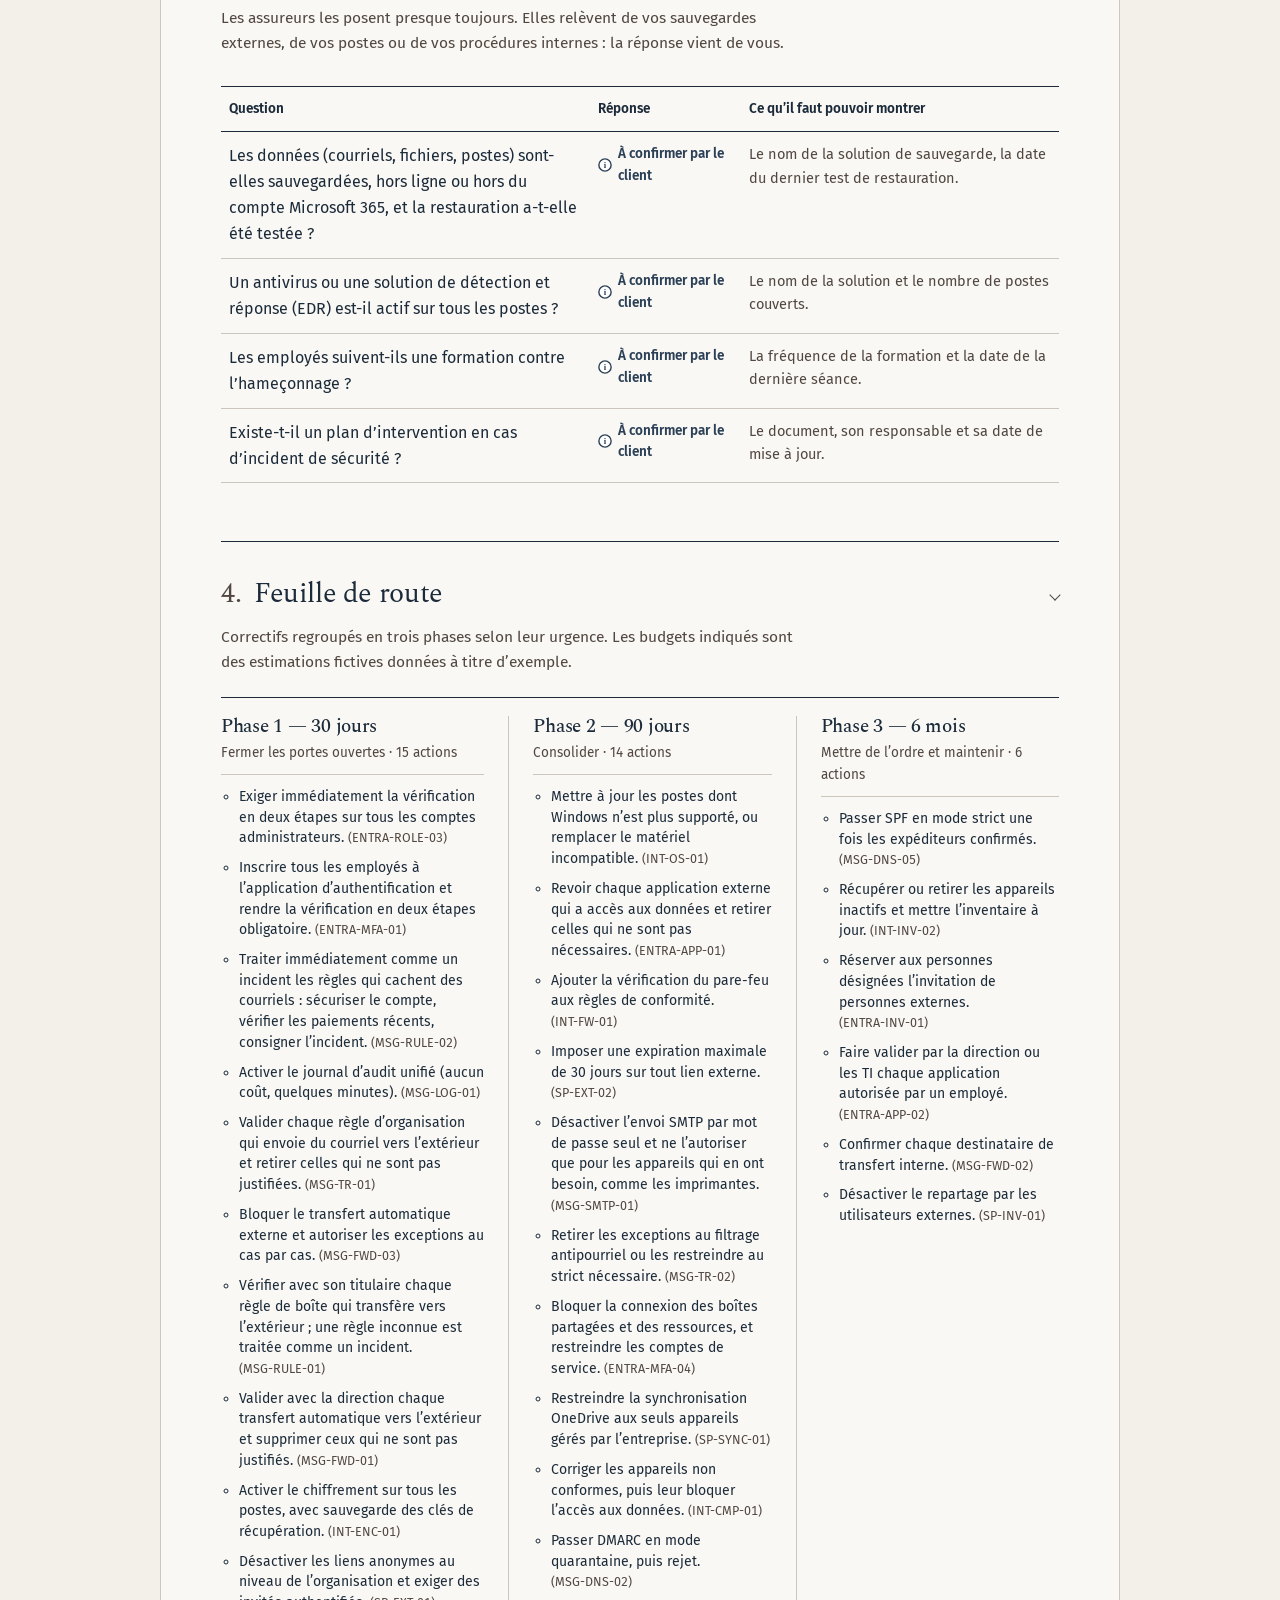
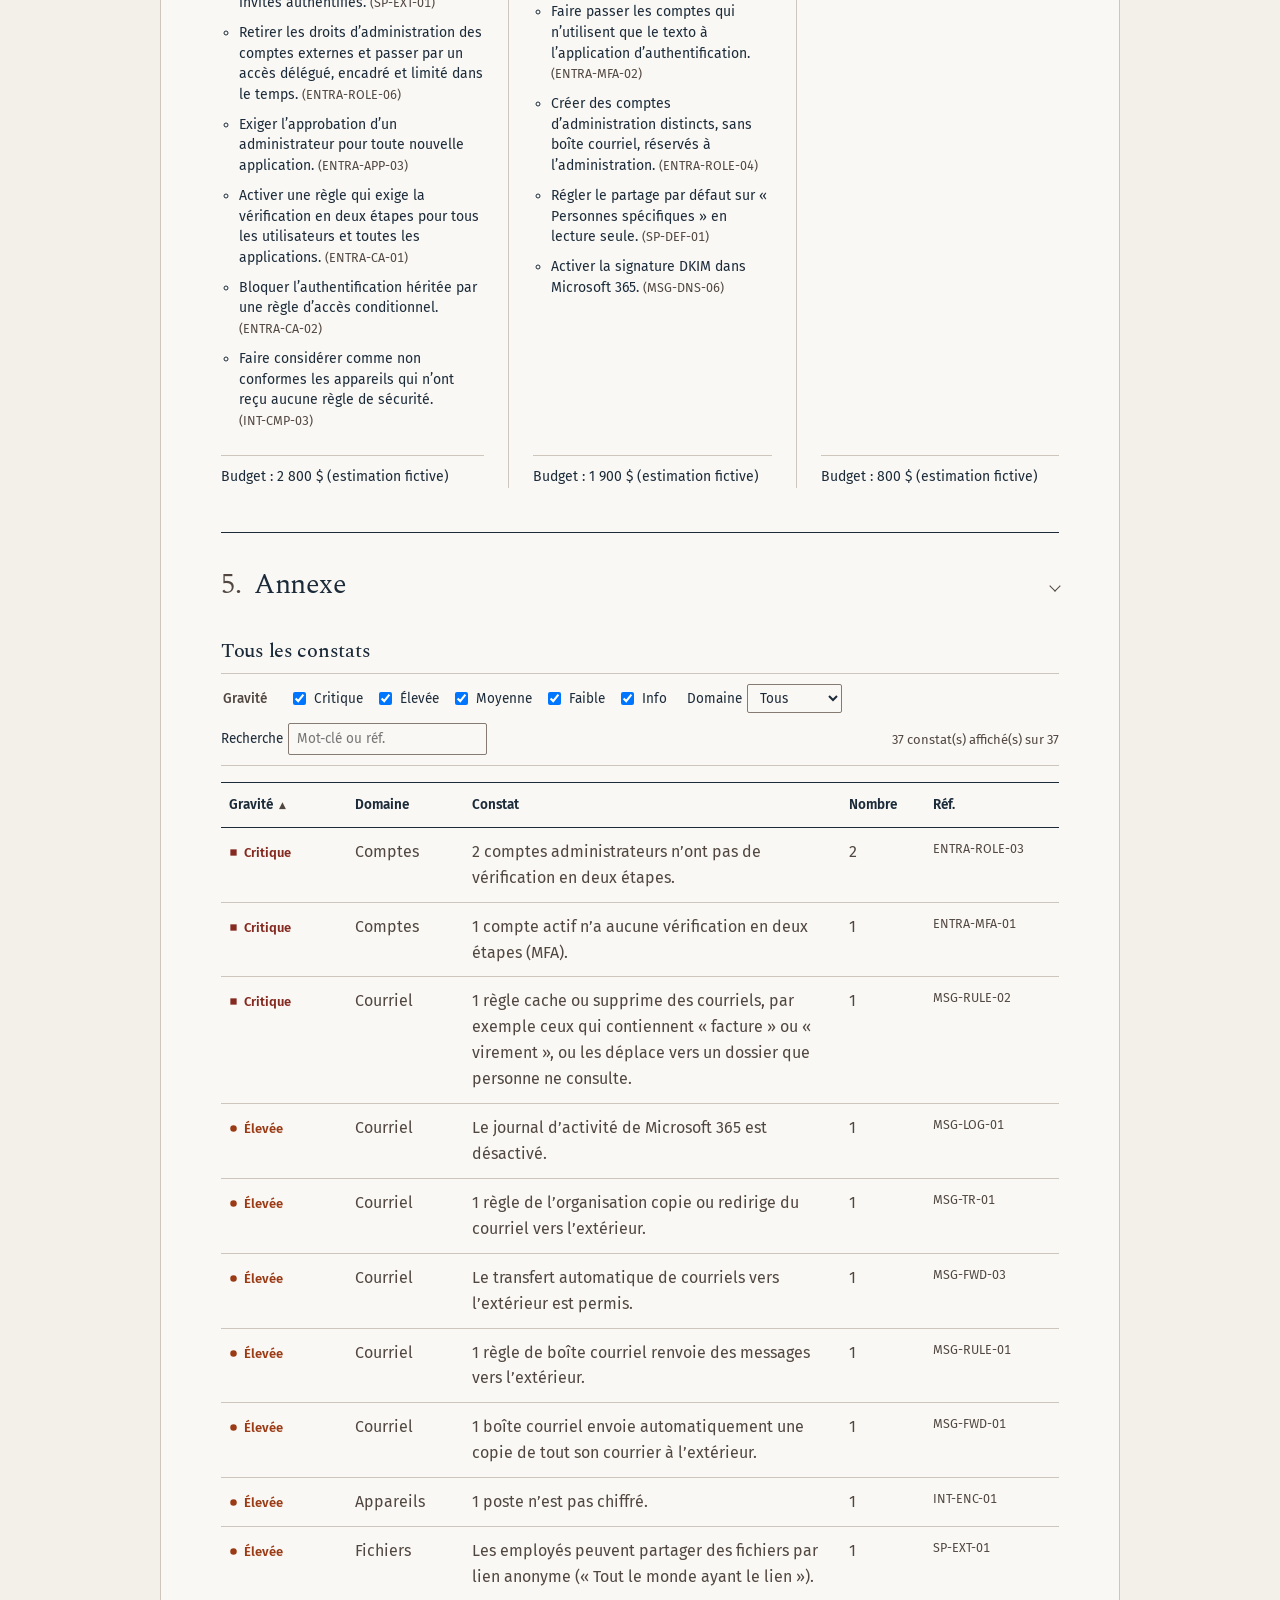
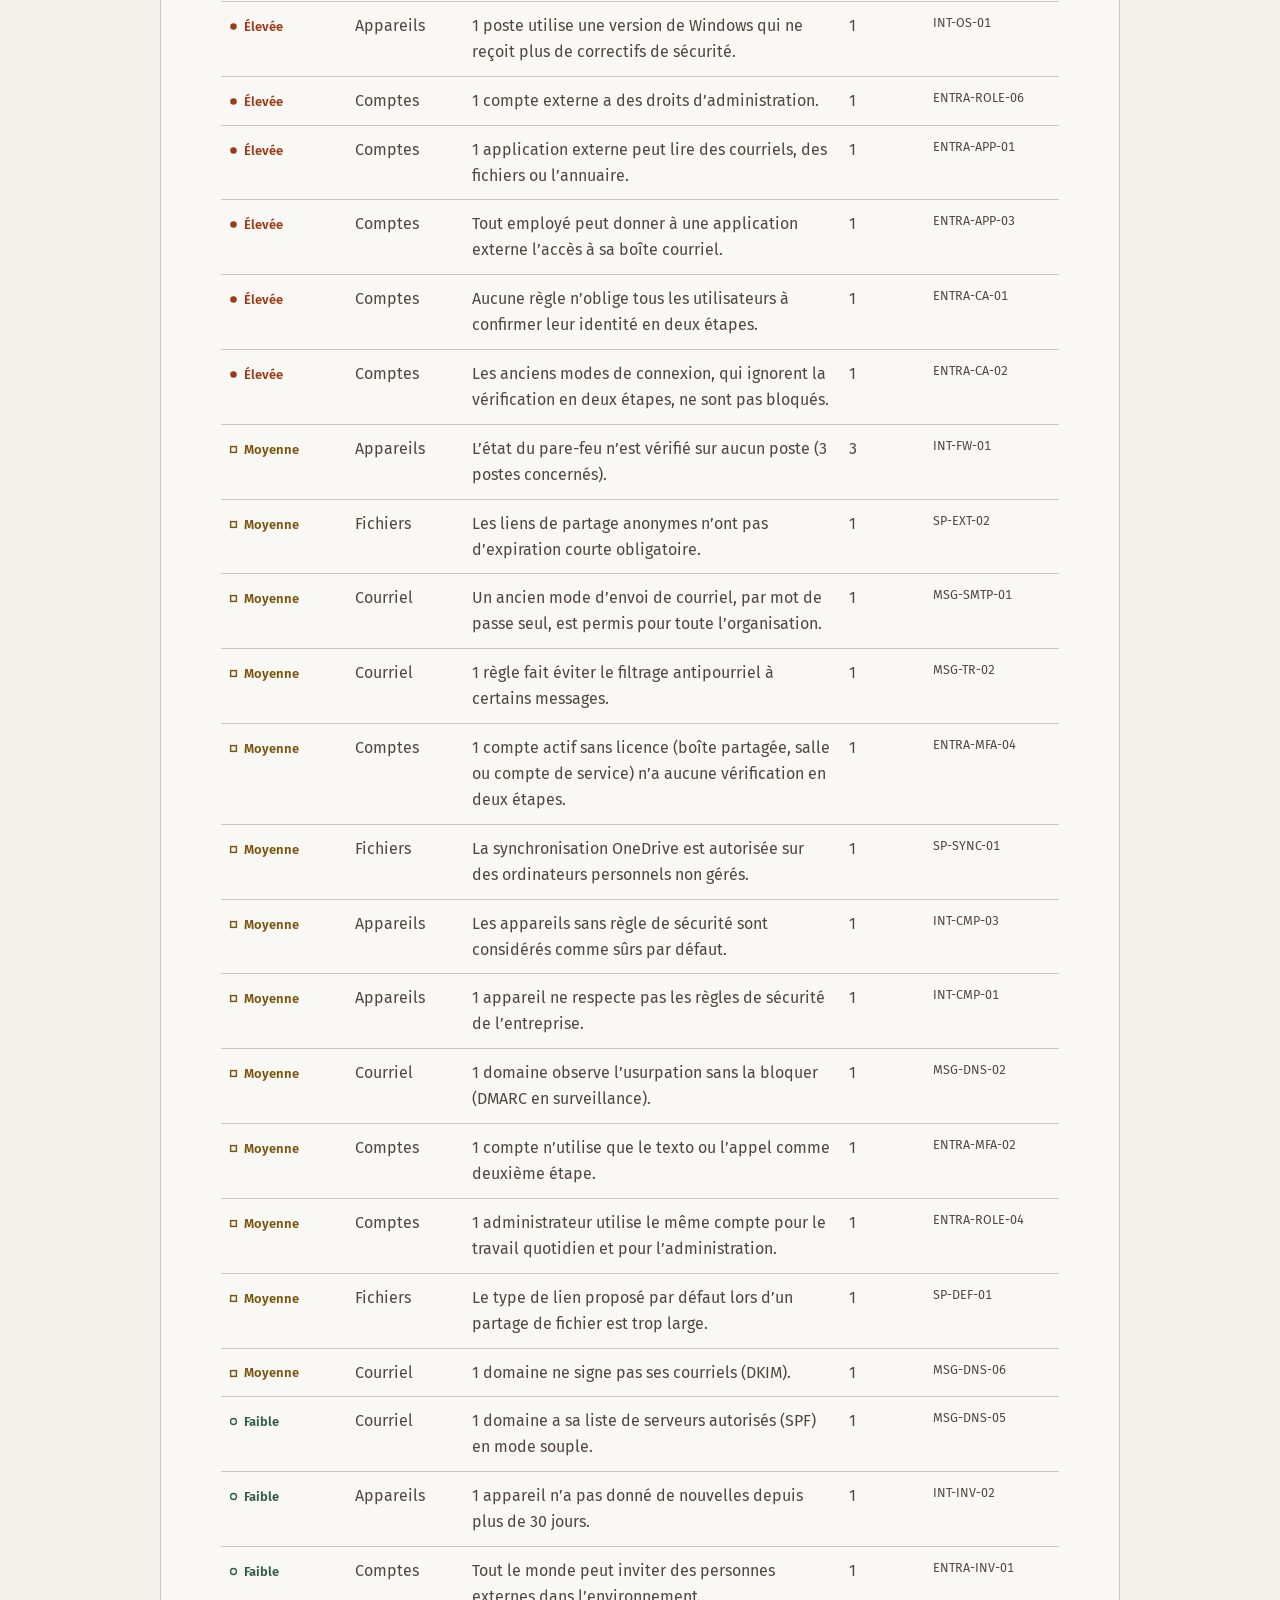
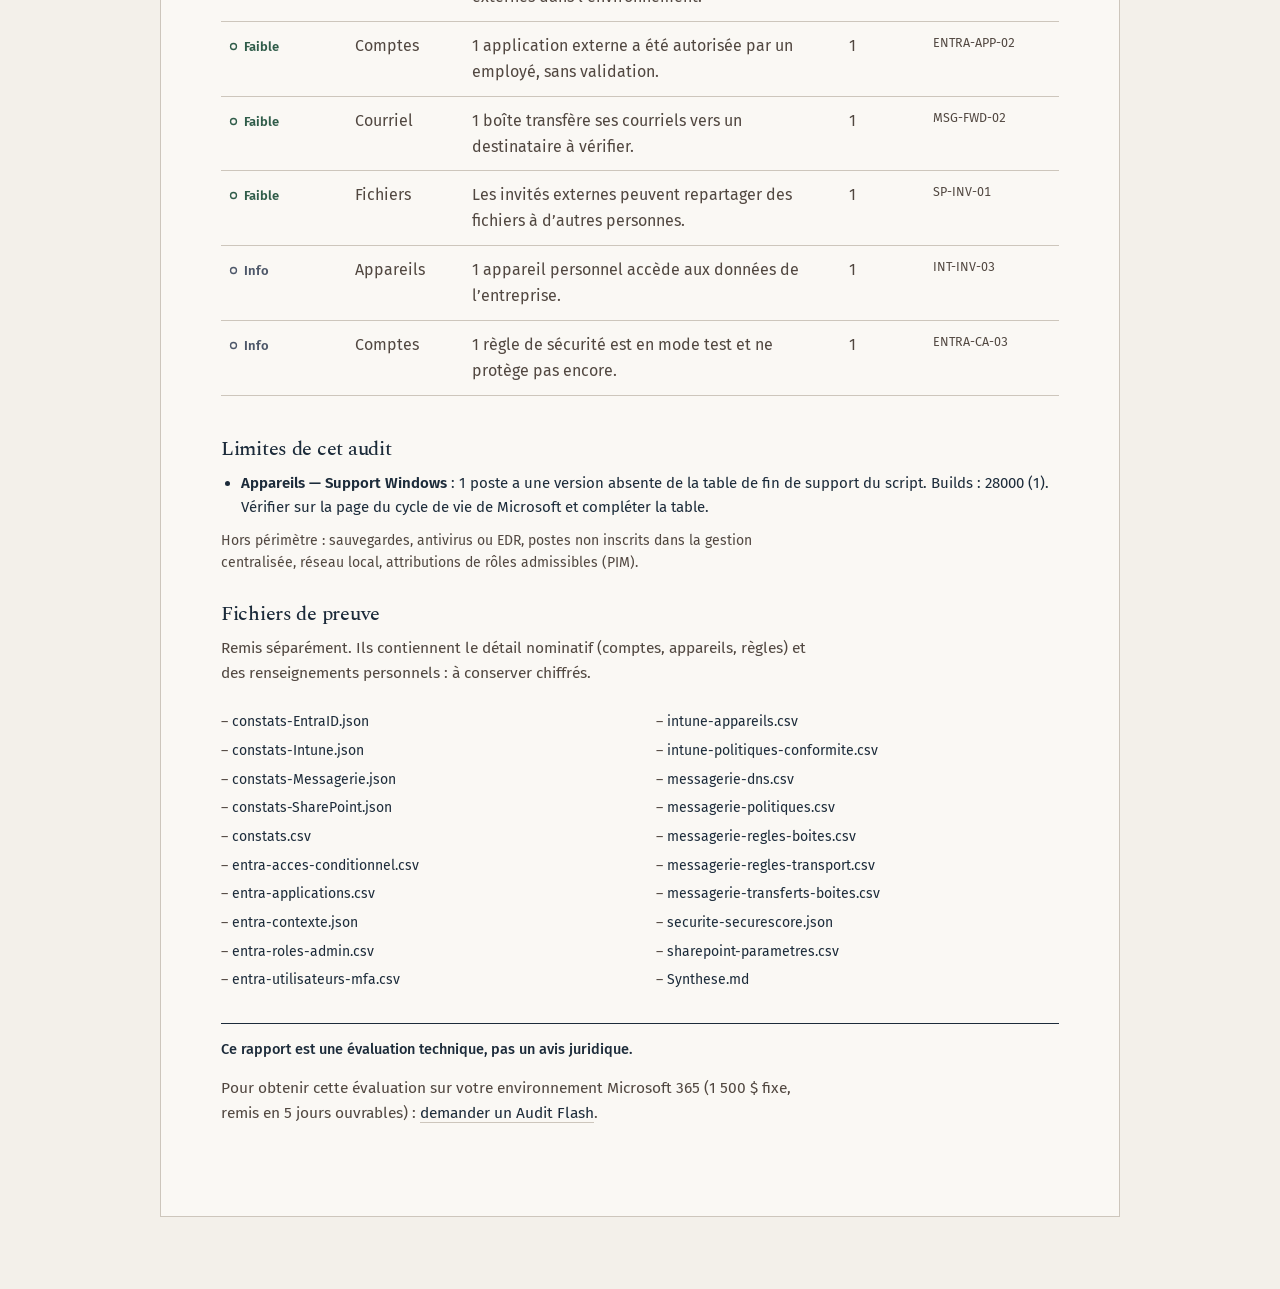
<file: exemple-rapport-audit-flash.html>
<!doctype html>
<html lang="fr-CA">
<head>
<meta charset="utf-8">
<meta name="viewport" content="width=device-width, initial-scale=1">
<meta name="referrer" content="no-referrer">
<meta name="description" content="Rapport d’évaluation de la sécurité Microsoft 365 pour Cabinet Démo CPA — Exemple fictif.">
<title>Rapport Audit Flash : Cabinet Démo CPA — Exemple fictif</title>
<link rel="stylesheet" href="/rapport.css?v=2">
</head>
<body>
<a class="saut" href="#resume">Aller au résumé</a>
<header class="barre">
  <div class="in">
    <a class="marque-bloc" href="/" title="Retour au site Poulo TI"><svg class="sceau-svg" viewBox="0 0 100 100" aria-hidden="true"><rect width="100" height="100" rx="16" fill="var(--marine)"/><path d="M19 22H37C46 22 51 27.5 51 36C51 44.5 46 50 37 50H28V76H19V22ZM28 30.5V41.5H36.2C40.2 41.5 42.2 39.4 42.2 36C42.2 32.6 40.2 30.5 36.2 30.5H28Z" fill="var(--papier)"/><path d="M52 22H81V30.5H71V76H62V30.5H52V22Z" fill="var(--papier)"/><circle cx="80" cy="70.5" r="5.5" fill="#C68B59"/></svg><span class="marque">Poulo TI — Sécurité Microsoft 365</span></a>
    <nav class="nav-sec" aria-label="Sections du rapport">
      <a href="#resume">1. Résumé</a>
      <a href="#priorites">2. Priorités</a>
      <a href="#assurance">3. Assureurs</a>
      <a href="#feuille-de-route">4. Feuille de route</a>
      <a href="#annexe">5. Annexe</a>
    </nav>
    <div class="barre-actions">
      <span class="conf">Exemple fictif</span>
      <a class="btn" href="/exemple-rapport-audit-flash.pdf" target="_blank" rel="noopener">Version PDF</a>
      <button class="btn" type="button" id="tout">Tout replier</button>
      <button class="btn plein" type="button" id="imprimer">Imprimer</button>
    </div>
  </div>
</header>
<main>
<section class="couverture" aria-label="Couverture">
  <div class="couv-entete">
    <div class="couv-identite">
      <svg class="sceau-svg" viewBox="0 0 100 100" aria-hidden="true"><rect width="100" height="100" rx="16" fill="var(--marine)"/><path d="M19 22H37C46 22 51 27.5 51 36C51 44.5 46 50 37 50H28V76H19V22ZM28 30.5V41.5H36.2C40.2 41.5 42.2 39.4 42.2 36C42.2 32.6 40.2 30.5 36.2 30.5H28Z" fill="var(--papier)"/><path d="M52 22H81V30.5H71V76H62V30.5H52V22Z" fill="var(--papier)"/><circle cx="80" cy="70.5" r="5.5" fill="#C68B59"/></svg>
      <p class="sig-doc">Poulo TI — Sécurité Microsoft 365</p>
    </div>
    <span class="tag-conf">Exemple fictif — Données simulées</span>
  </div>
  <h1>Rapport d’évaluation de la sécurité</h1>
  <p class="client">Cabinet Démo CPA — Exemple fictif</p>
  <dl class="fiche-contexte">
    <dt>Date de collecte</dt><dd>18 novembre 2026</dd>
    <dt>Mode d’intervention</dt><dd>Lecture seule (aucune modification apportée)</dd>
    <dt>Périmètres vérifiés</dt><dd>comptes et accès, courriel, appareils, partage de fichiers</dd>
  </dl>
  <nav class="sommaire-doc" aria-label="Sommaire">
    <p class="sommaire-titre">Sommaire</p>
    <ol class="liste-sommaire">
      <li><a href="#resume"><span class="som-num">1.</span><span class="som-nom">Résumé pour la direction</span><span class="som-pts" aria-hidden="true"></span><span class="som-meta">1,5 / 7 contrôles</span></a></li>
      <li><a href="#priorites"><span class="som-num">2.</span><span class="som-nom">Les cinq priorités</span><span class="som-pts" aria-hidden="true"></span><span class="som-meta">5 priorités</span></a></li>
      <li><a href="#assurance"><span class="som-num">3.</span><span class="som-nom">Questions habituelles des assureurs</span><span class="som-pts" aria-hidden="true"></span><span class="som-meta">7 points</span></a></li>
      <li><a href="#feuille-de-route"><span class="som-num">4.</span><span class="som-nom">Feuille de route</span><span class="som-pts" aria-hidden="true"></span><span class="som-meta">3 phases</span></a></li>
      <li><a href="#annexe"><span class="som-num">5.</span><span class="som-nom">Annexe, limites et fichiers de preuve</span><span class="som-pts" aria-hidden="true"></span><span class="som-meta">37 constats</span></a></li>
    </ol>
  </nav>
  <div class="pied">
    <div><strong>Préparé par Daouda Sow, Poulo TI</strong><br>daouda.sow@pouloti.com · 418 814-2001</div>
    <div>Exemple fictif établi sur un environnement simulé à des fins de démonstration. Aucune organisation réelle ni aucune donnée de client n’y figure.</div>
  </div>
</section>
<section id="resume"><details open><summary><span class="num-chap" aria-hidden="true">1.</span><h2>Résumé pour la direction</h2></summary>
  <p class="chapeau">État observé sur votre environnement Microsoft 365 (comptes et accès, courriel, appareils, partage de fichiers). Un point n’a pas pu être vérifié et figure dans les limites en annexe.</p>
  <div class="synthese-grille">
    <div class="score">
      <div class="anneau" role="img" aria-label="1,5 contrôles clés en place sur 7">
        <svg viewBox="0 0 124 124" aria-hidden="true"><circle cx="62" cy="62" r="54" fill="none" stroke="var(--surface)" stroke-width="7"/><circle cx="62" cy="62" r="54" fill="none" stroke="var(--marine)" stroke-width="7" stroke-dasharray="72.61 339.29"/></svg>
        <div class="centre"><div class="valeur">1,5<small> / 7</small></div></div>
      </div>
      <div><div class="titre">contrôles clés en place</div><p class="score-desc">Parmi les contrôles techniques les plus demandés en cyberassurance (section 3). Oui = 1 point, Partiel = ½ point. Repère Microsoft Secure Score : 42,5 %.</p></div>
    </div>
    <div class="bloc-gravites">
      <div class="entete-gravites"><h3>Constats par gravité</h3><span class="total-note">37 au total</span></div>
      <ul class="gravites">
        <li><div class="n">3</div><div class="l">Critique</div><span class="jauge" aria-hidden="true"><svg class="jauge-svg" viewBox="0 0 100 7" preserveAspectRatio="none"><rect width="23.1" height="7" class="barre-critique"/></svg></span></li>
        <li><div class="n">13</div><div class="l">Élevée</div><span class="jauge" aria-hidden="true"><svg class="jauge-svg" viewBox="0 0 100 7" preserveAspectRatio="none"><rect width="100" height="7" class="barre-elevee"/></svg></span></li>
        <li><div class="n">13</div><div class="l">Moyenne</div><span class="jauge" aria-hidden="true"><svg class="jauge-svg" viewBox="0 0 100 7" preserveAspectRatio="none"><rect width="100" height="7" class="barre-moyenne"/></svg></span></li>
        <li><div class="n">6</div><div class="l">Faible</div><span class="jauge" aria-hidden="true"><svg class="jauge-svg" viewBox="0 0 100 7" preserveAspectRatio="none"><rect width="46.2" height="7" class="barre-faible"/></svg></span></li>
        <li><div class="n">2</div><div class="l">Info</div><span class="jauge" aria-hidden="true"><svg class="jauge-svg" viewBox="0 0 100 7" preserveAspectRatio="none"><rect width="15.4" height="7" class="barre-info"/></svg></span></li>
      </ul>
    </div>
  </div>
  <h3>Les trois risques principaux</h3>
  <div class="risque"><p class="t"><span>1. 2 comptes administrateurs n’ont pas de vérification en deux étapes.</span> <span class="pastille g-critique">Critique</span></p><p class="d">Un seul mot de passe volé donne le contrôle complet : courriels, fichiers, comptes. Les assureurs refusent souvent de couvrir un incident dans ce cas.</p></div>
  <div class="risque"><p class="t"><span>2. 1 compte actif n’a aucune vérification en deux étapes (MFA).</span> <span class="pastille g-critique">Critique</span></p><p class="d">Un mot de passe volé par hameçonnage suffit pour entrer dans la messagerie et les fichiers de l’entreprise. C’est la cause la plus fréquente des fraudes par courriel déclarées aux assureurs.</p></div>
  <div class="risque"><p class="t"><span>3. 1 règle cache ou supprime des courriels, par exemple ceux qui contiennent « facture » ou « virement », ou les déplace vers un dossier que personne ne consulte.</span> <span class="pastille g-critique">Critique</span></p><p class="d">C’est la signature d’une fraude en cours : l’attaquant cache les réponses pendant qu’il détourne des paiements.</p></div>
</details></section>
<section id="priorites"><details open><summary><span class="num-chap" aria-hidden="true">2.</span><h2>Les cinq priorités</h2></summary>
  <p class="chapeau">Classées par gravité. Dans ce spécimen, les efforts indiqués sont des estimations fictives à titre d’exemple.</p>
  <article class="priorite">
    <div class="rang" aria-hidden="true">1</div>
    <div>
      <div class="tete"><span class="pastille g-critique">Critique</span><span class="ref">Réf. ENTRA-ROLE-03</span></div>
      <h3>2 comptes administrateurs n’ont pas de vérification en deux étapes.</h3>
      <dl>
        <dt>Pourquoi c’est un risque</dt><dd>Un seul mot de passe volé donne le contrôle complet : courriels, fichiers, comptes. Les assureurs refusent souvent de couvrir un incident dans ce cas.</dd>
        <dt>Correctif recommandé</dt><dd>Exiger immédiatement la vérification en deux étapes sur tous les comptes administrateurs.</dd>
        <dt>Effort estimé</dt><dd>1,5 h — configuration MFA admin et comptes d’urgence (fictif)</dd>
      </dl>
    </div>
  </article>
  <article class="priorite">
    <div class="rang" aria-hidden="true">2</div>
    <div>
      <div class="tete"><span class="pastille g-critique">Critique</span><span class="ref">Réf. ENTRA-MFA-01</span></div>
      <h3>1 compte actif n’a aucune vérification en deux étapes (MFA).</h3>
      <dl>
        <dt>Pourquoi c’est un risque</dt><dd>Un mot de passe volé par hameçonnage suffit pour entrer dans la messagerie et les fichiers de l’entreprise. C’est la cause la plus fréquente des fraudes par courriel déclarées aux assureurs.</dd>
        <dt>Correctif recommandé</dt><dd>Inscrire tous les employés à l’application d’authentification et rendre la vérification en deux étapes obligatoire.</dd>
        <dt>Effort estimé</dt><dd>3 h — inscription des utilisateurs par lot (fictif)</dd>
      </dl>
    </div>
  </article>
  <article class="priorite">
    <div class="rang" aria-hidden="true">3</div>
    <div>
      <div class="tete"><span class="pastille g-critique">Critique</span><span class="ref">Réf. MSG-RULE-02</span></div>
      <h3>1 règle cache ou supprime des courriels, par exemple ceux qui contiennent « facture » ou « virement », ou les déplace vers un dossier que personne ne consulte.</h3>
      <dl>
        <dt>Pourquoi c’est un risque</dt><dd>C’est la signature d’une fraude en cours : l’attaquant cache les réponses pendant qu’il détourne des paiements.</dd>
        <dt>Correctif recommandé</dt><dd>Traiter immédiatement comme un incident les règles qui cachent des courriels : sécuriser le compte, vérifier les paiements récents, consigner l’incident.</dd>
        <dt>Effort estimé</dt><dd>2 h — vérification du compte et des journaux (fictif)</dd>
      </dl>
    </div>
  </article>
  <article class="priorite">
    <div class="rang" aria-hidden="true">4</div>
    <div>
      <div class="tete"><span class="pastille g-elevee">Élevée</span><span class="ref">Réf. MSG-LOG-01</span></div>
      <h3>Le journal d’activité de Microsoft 365 est désactivé.</h3>
      <dl>
        <dt>Pourquoi c’est un risque</dt><dd>En cas d’incident, impossible de savoir ce qui a été consulté : l’évaluation du préjudice exigée par la loi et par l’assureur ne peut pas être faite.</dd>
        <dt>Correctif recommandé</dt><dd>Activer le journal d’audit unifié (aucun coût, quelques minutes).</dd>
        <dt>Effort estimé</dt><dd>0,5 h — activation du journal unifié et validation (fictif)</dd>
      </dl>
    </div>
  </article>
  <article class="priorite">
    <div class="rang" aria-hidden="true">5</div>
    <div>
      <div class="tete"><span class="pastille g-elevee">Élevée</span><span class="ref">Réf. MSG-TR-01</span></div>
      <h3>1 règle de l’organisation copie ou redirige du courriel vers l’extérieur.</h3>
      <dl>
        <dt>Pourquoi c’est un risque</dt><dd>Une copie systématique de courriels sort de l’entreprise.</dd>
        <dt>Correctif recommandé</dt><dd>Valider chaque règle d’organisation qui envoie du courriel vers l’extérieur et retirer celles qui ne sont pas justifiées.</dd>
        <dt>Effort estimé</dt><dd>1,5 h — revue et retrait de la règle de transport (fictif)</dd>
      </dl>
    </div>
  </article>
  <aside class="offre" aria-label="Accompagnement optionnel"><span class="etape-label">Accompagnement optionnel</span><p class="nom">Pack Durcissement M365</p><p>Les priorités de ce rapport sont corrigées pour vous, dans l’ordre, avec un prix fixe convenu par écrit avant le début des travaux. Un nouvel audit à la fin documente l’avant et l’après, prêt à joindre au questionnaire de cyberassurance de votre assureur.</p><dl><div><dt>Délai</dt><dd>environ 30 jours</dd></div><div><dt>Honoraires</dt><dd>à partir de 5 500 $, taxes en sus</dd></div><div><dt>Vérification</dt><dd>Nouvel audit à la fin</dd></div></dl></aside>
</details></section>
<section id="assurance"><details open><summary><span class="num-chap" aria-hidden="true">3.</span><h2>Questions habituelles des assureurs</h2></summary>
  <p class="chapeau">Réponses déduites de l’état technique observé le 18 novembre 2026. Elles aident à remplir un questionnaire de cyberassurance ; validez-les avant de le signer.</p>
  <div class="defile" tabindex="0" role="region" aria-label="Questions des assureurs"><table class="assurance">
    <thead><tr><th scope="col" class="col-44">Question</th><th scope="col" class="col-18">Réponse</th><th scope="col">Sur quoi repose la réponse</th></tr></thead>
    <tbody>
      <tr><td>La vérification en deux étapes (MFA) est-elle exigée pour tous les utilisateurs ?</td><td><span class="pastille r-non">Non</span></td><td>Aucune règle ne l’impose à tous, et 1 compte actif n’y est pas inscrit.</td></tr>
      <tr><td>Les comptes administrateurs sont-ils protégés par la MFA ?</td><td><span class="pastille r-non">Non</span></td><td>2 comptes administrateurs sans MFA.</td></tr>
      <tr><td>Les administrateurs utilisent-ils des comptes distincts pour l’administration ?</td><td><span class="pastille r-partiel">Partiel</span></td><td>1 administrateur général sur 2 sert aussi au travail courant.</td></tr>
      <tr><td>L’authentification héritée (anciens protocoles) est-elle bloquée ?</td><td><span class="pastille r-non">Non</span></td><td>Aucune règle active ne la bloque.</td></tr>
      <tr><td>Les postes de travail sont-ils chiffrés ?</td><td><span class="pastille r-partiel">Partiel</span></td><td>1 poste actif sur 3 n’est pas chiffré.</td></tr>
      <tr><td>Un journal d’activité est-il conservé (qui a fait quoi, quand) ?</td><td><span class="pastille r-non">Non</span></td><td>Le journal d’audit unifié de Microsoft 365 est désactivé.</td></tr>
      <tr><td>Votre domaine est-il protégé contre l’usurpation (SPF, DKIM, DMARC) ?</td><td><span class="pastille r-partiel">Partiel</span></td><td>Protection en place, mais : DMARC en surveillance sur 1 domaine ; DKIM absent sur 1 domaine.</td></tr>
    </tbody>
  </table></div>
  <p class="legende"><span class="pastille r-oui">Oui</span>en place partout <span class="pastille r-partiel">Partiel</span>pas partout ou pas imposé <span class="pastille r-non">Non</span>absent <span class="pastille r-nv">Non vérifié</span>l’audit n’a pas pu lire l’information ; ce n’est pas un « non »</p>
  <h3>Questions que l’audit ne peut pas vérifier</h3>
  <p class="chapeau">Les assureurs les posent presque toujours. Elles relèvent de vos sauvegardes externes, de vos postes ou de vos procédures internes : la réponse vient de vous.</p>
  <div class="defile" tabindex="0" role="region" aria-label="Questions à confirmer"><table class="a-confirmer">
    <thead><tr><th scope="col" class="col-44">Question</th><th scope="col" class="col-18">Réponse</th><th scope="col">Ce qu’il faut pouvoir montrer</th></tr></thead>
    <tbody>
      <tr><td>Les données (courriels, fichiers, postes) sont-elles sauvegardées, hors ligne ou hors du compte Microsoft 365, et la restauration a-t-elle été testée ?</td><td><span class="pastille r-a-confirmer">À confirmer par le client</span></td><td>Le nom de la solution de sauvegarde, la date du dernier test de restauration.</td></tr>
      <tr><td>Un antivirus ou une solution de détection et réponse (EDR) est-il actif sur tous les postes ?</td><td><span class="pastille r-a-confirmer">À confirmer par le client</span></td><td>Le nom de la solution et le nombre de postes couverts.</td></tr>
      <tr><td>Les employés suivent-ils une formation contre l’hameçonnage ?</td><td><span class="pastille r-a-confirmer">À confirmer par le client</span></td><td>La fréquence de la formation et la date de la dernière séance.</td></tr>
      <tr><td>Existe-t-il un plan d’intervention en cas d’incident de sécurité ?</td><td><span class="pastille r-a-confirmer">À confirmer par le client</span></td><td>Le document, son responsable et sa date de mise à jour.</td></tr>
    </tbody>
  </table></div>
</details></section>
<section id="feuille-de-route"><details open><summary><span class="num-chap" aria-hidden="true">4.</span><h2>Feuille de route</h2></summary>
  <p class="chapeau">Correctifs regroupés en trois phases selon leur urgence. Les budgets indiqués sont des estimations fictives données à titre d’exemple.</p>
  <ol class="ligne-temps">
    <li><div class="carte"><h3>Phase 1 — 30 jours</h3><p class="sous">Fermer les portes ouvertes · 15 actions</p>
      <ul>
        <li>Exiger immédiatement la vérification en deux étapes sur tous les comptes administrateurs. <span class="ref">(ENTRA-ROLE-03)</span></li>
        <li>Inscrire tous les employés à l’application d’authentification et rendre la vérification en deux étapes obligatoire. <span class="ref">(ENTRA-MFA-01)</span></li>
        <li>Traiter immédiatement comme un incident les règles qui cachent des courriels : sécuriser le compte, vérifier les paiements récents, consigner l’incident. <span class="ref">(MSG-RULE-02)</span></li>
        <li>Activer le journal d’audit unifié (aucun coût, quelques minutes). <span class="ref">(MSG-LOG-01)</span></li>
        <li>Valider chaque règle d’organisation qui envoie du courriel vers l’extérieur et retirer celles qui ne sont pas justifiées. <span class="ref">(MSG-TR-01)</span></li>
        <li>Bloquer le transfert automatique externe et autoriser les exceptions au cas par cas. <span class="ref">(MSG-FWD-03)</span></li>
        <li>Vérifier avec son titulaire chaque règle de boîte qui transfère vers l’extérieur ; une règle inconnue est traitée comme un incident. <span class="ref">(MSG-RULE-01)</span></li>
        <li>Valider avec la direction chaque transfert automatique vers l’extérieur et supprimer ceux qui ne sont pas justifiés. <span class="ref">(MSG-FWD-01)</span></li>
        <li>Activer le chiffrement sur tous les postes, avec sauvegarde des clés de récupération. <span class="ref">(INT-ENC-01)</span></li>
        <li>Désactiver les liens anonymes au niveau de l’organisation et exiger des invités authentifiés. <span class="ref">(SP-EXT-01)</span></li>
        <li>Retirer les droits d’administration des comptes externes et passer par un accès délégué, encadré et limité dans le temps. <span class="ref">(ENTRA-ROLE-06)</span></li>
        <li>Exiger l’approbation d’un administrateur pour toute nouvelle application. <span class="ref">(ENTRA-APP-03)</span></li>
        <li>Activer une règle qui exige la vérification en deux étapes pour tous les utilisateurs et toutes les applications. <span class="ref">(ENTRA-CA-01)</span></li>
        <li>Bloquer l’authentification héritée par une règle d’accès conditionnel. <span class="ref">(ENTRA-CA-02)</span></li>
        <li>Faire considérer comme non conformes les appareils qui n’ont reçu aucune règle de sécurité. <span class="ref">(INT-CMP-03)</span></li>
      </ul>
      <p class="budget">Budget : 2 800 $ (estimation fictive)</p></div></li>
    <li><div class="carte"><h3>Phase 2 — 90 jours</h3><p class="sous">Consolider · 14 actions</p>
      <ul>
        <li>Mettre à jour les postes dont Windows n’est plus supporté, ou remplacer le matériel incompatible. <span class="ref">(INT-OS-01)</span></li>
        <li>Revoir chaque application externe qui a accès aux données et retirer celles qui ne sont pas nécessaires. <span class="ref">(ENTRA-APP-01)</span></li>
        <li>Ajouter la vérification du pare-feu aux règles de conformité. <span class="ref">(INT-FW-01)</span></li>
        <li>Imposer une expiration maximale de 30 jours sur tout lien externe. <span class="ref">(SP-EXT-02)</span></li>
        <li>Désactiver l’envoi SMTP par mot de passe seul et ne l’autoriser que pour les appareils qui en ont besoin, comme les imprimantes. <span class="ref">(MSG-SMTP-01)</span></li>
        <li>Retirer les exceptions au filtrage antipourriel ou les restreindre au strict nécessaire. <span class="ref">(MSG-TR-02)</span></li>
        <li>Bloquer la connexion des boîtes partagées et des ressources, et restreindre les comptes de service. <span class="ref">(ENTRA-MFA-04)</span></li>
        <li>Restreindre la synchronisation OneDrive aux seuls appareils gérés par l’entreprise. <span class="ref">(SP-SYNC-01)</span></li>
        <li>Corriger les appareils non conformes, puis leur bloquer l’accès aux données. <span class="ref">(INT-CMP-01)</span></li>
        <li>Passer DMARC en mode quarantaine, puis rejet. <span class="ref">(MSG-DNS-02)</span></li>
        <li>Faire passer les comptes qui n’utilisent que le texto à l’application d’authentification. <span class="ref">(ENTRA-MFA-02)</span></li>
        <li>Créer des comptes d’administration distincts, sans boîte courriel, réservés à l’administration. <span class="ref">(ENTRA-ROLE-04)</span></li>
        <li>Régler le partage par défaut sur « Personnes spécifiques » en lecture seule. <span class="ref">(SP-DEF-01)</span></li>
        <li>Activer la signature DKIM dans Microsoft 365. <span class="ref">(MSG-DNS-06)</span></li>
      </ul>
      <p class="budget">Budget : 1 900 $ (estimation fictive)</p></div></li>
    <li><div class="carte"><h3>Phase 3 — 6 mois</h3><p class="sous">Mettre de l’ordre et maintenir · 6 actions</p>
      <ul>
        <li>Passer SPF en mode strict une fois les expéditeurs confirmés. <span class="ref">(MSG-DNS-05)</span></li>
        <li>Récupérer ou retirer les appareils inactifs et mettre l’inventaire à jour. <span class="ref">(INT-INV-02)</span></li>
        <li>Réserver aux personnes désignées l’invitation de personnes externes. <span class="ref">(ENTRA-INV-01)</span></li>
        <li>Faire valider par la direction ou les TI chaque application autorisée par un employé. <span class="ref">(ENTRA-APP-02)</span></li>
        <li>Confirmer chaque destinataire de transfert interne. <span class="ref">(MSG-FWD-02)</span></li>
        <li>Désactiver le repartage par les utilisateurs externes. <span class="ref">(SP-INV-01)</span></li>
      </ul>
      <p class="budget">Budget : 800 $ (estimation fictive)</p></div></li>
  </ol>
</details></section>
<section id="annexe"><details open><summary><span class="num-chap" aria-hidden="true">5.</span><h2>Annexe</h2></summary>
  <h3>Tous les constats</h3>
  <div class="filtres" role="group" aria-label="Filtrer les constats">
    <fieldset><legend>Gravité</legend>
      <label><input type="checkbox" name="gravite" value="Critique" checked> Critique</label>
      <label><input type="checkbox" name="gravite" value="Élevée" checked> Élevée</label>
      <label><input type="checkbox" name="gravite" value="Moyenne" checked> Moyenne</label>
      <label><input type="checkbox" name="gravite" value="Faible" checked> Faible</label>
      <label><input type="checkbox" name="gravite" value="Info" checked> Info</label>
    </fieldset>
    <label>Domaine <select id="domaine"><option value="">Tous</option>
      <option>Appareils</option>
      <option>Comptes</option>
      <option>Courriel</option>
      <option>Fichiers</option>
    </select></label>
    <label>Recherche <input type="search" id="recherche" placeholder="Mot-clé ou réf."></label>
    <span id="compte" role="status" aria-live="polite"></span>
  </div>
  <div class="defile" tabindex="0" role="region" aria-label="Tous les constats"><table class="constats"><thead><tr><th scope="col" class="col-15" aria-sort="ascending"><button type="button" data-tri="ordre">Gravité</button></th><th scope="col" class="col-14"><button type="button" data-tri="domaine">Domaine</button></th><th scope="col">Constat</th><th scope="col" class="col-10"><button type="button" data-tri="nombre">Nombre</button></th><th scope="col" class="col-16">Réf.</th></tr></thead><tbody>
    <tr data-gravite="Critique" data-domaine="Comptes" data-ordre="0" data-nombre="2"><td><span class="pastille g-critique">Critique</span></td><td>Comptes</td><td>2 comptes administrateurs n’ont pas de vérification en deux étapes.</td><td>2</td><td class="ref">ENTRA-ROLE-03</td></tr>
    <tr data-gravite="Critique" data-domaine="Comptes" data-ordre="1" data-nombre="1"><td><span class="pastille g-critique">Critique</span></td><td>Comptes</td><td>1 compte actif n’a aucune vérification en deux étapes (MFA).</td><td>1</td><td class="ref">ENTRA-MFA-01</td></tr>
    <tr data-gravite="Critique" data-domaine="Courriel" data-ordre="2" data-nombre="1"><td><span class="pastille g-critique">Critique</span></td><td>Courriel</td><td>1 règle cache ou supprime des courriels, par exemple ceux qui contiennent « facture » ou « virement », ou les déplace vers un dossier que personne ne consulte.</td><td>1</td><td class="ref">MSG-RULE-02</td></tr>
    <tr data-gravite="Élevée" data-domaine="Courriel" data-ordre="3" data-nombre="1"><td><span class="pastille g-elevee">Élevée</span></td><td>Courriel</td><td>Le journal d’activité de Microsoft 365 est désactivé.</td><td>1</td><td class="ref">MSG-LOG-01</td></tr>
    <tr data-gravite="Élevée" data-domaine="Courriel" data-ordre="4" data-nombre="1"><td><span class="pastille g-elevee">Élevée</span></td><td>Courriel</td><td>1 règle de l’organisation copie ou redirige du courriel vers l’extérieur.</td><td>1</td><td class="ref">MSG-TR-01</td></tr>
    <tr data-gravite="Élevée" data-domaine="Courriel" data-ordre="5" data-nombre="1"><td><span class="pastille g-elevee">Élevée</span></td><td>Courriel</td><td>Le transfert automatique de courriels vers l’extérieur est permis.</td><td>1</td><td class="ref">MSG-FWD-03</td></tr>
    <tr data-gravite="Élevée" data-domaine="Courriel" data-ordre="6" data-nombre="1"><td><span class="pastille g-elevee">Élevée</span></td><td>Courriel</td><td>1 règle de boîte courriel renvoie des messages vers l’extérieur.</td><td>1</td><td class="ref">MSG-RULE-01</td></tr>
    <tr data-gravite="Élevée" data-domaine="Courriel" data-ordre="7" data-nombre="1"><td><span class="pastille g-elevee">Élevée</span></td><td>Courriel</td><td>1 boîte courriel envoie automatiquement une copie de tout son courrier à l’extérieur.</td><td>1</td><td class="ref">MSG-FWD-01</td></tr>
    <tr data-gravite="Élevée" data-domaine="Appareils" data-ordre="8" data-nombre="1"><td><span class="pastille g-elevee">Élevée</span></td><td>Appareils</td><td>1 poste n’est pas chiffré.</td><td>1</td><td class="ref">INT-ENC-01</td></tr>
    <tr data-gravite="Élevée" data-domaine="Fichiers" data-ordre="9" data-nombre="1"><td><span class="pastille g-elevee">Élevée</span></td><td>Fichiers</td><td>Les employés peuvent partager des fichiers par lien anonyme (« Tout le monde ayant le lien »).</td><td>1</td><td class="ref">SP-EXT-01</td></tr>
    <tr data-gravite="Élevée" data-domaine="Appareils" data-ordre="10" data-nombre="1"><td><span class="pastille g-elevee">Élevée</span></td><td>Appareils</td><td>1 poste utilise une version de Windows qui ne reçoit plus de correctifs de sécurité.</td><td>1</td><td class="ref">INT-OS-01</td></tr>
    <tr data-gravite="Élevée" data-domaine="Comptes" data-ordre="11" data-nombre="1"><td><span class="pastille g-elevee">Élevée</span></td><td>Comptes</td><td>1 compte externe a des droits d’administration.</td><td>1</td><td class="ref">ENTRA-ROLE-06</td></tr>
    <tr data-gravite="Élevée" data-domaine="Comptes" data-ordre="12" data-nombre="1"><td><span class="pastille g-elevee">Élevée</span></td><td>Comptes</td><td>1 application externe peut lire des courriels, des fichiers ou l’annuaire.</td><td>1</td><td class="ref">ENTRA-APP-01</td></tr>
    <tr data-gravite="Élevée" data-domaine="Comptes" data-ordre="13" data-nombre="1"><td><span class="pastille g-elevee">Élevée</span></td><td>Comptes</td><td>Tout employé peut donner à une application externe l’accès à sa boîte courriel.</td><td>1</td><td class="ref">ENTRA-APP-03</td></tr>
    <tr data-gravite="Élevée" data-domaine="Comptes" data-ordre="14" data-nombre="1"><td><span class="pastille g-elevee">Élevée</span></td><td>Comptes</td><td>Aucune règle n’oblige tous les utilisateurs à confirmer leur identité en deux étapes.</td><td>1</td><td class="ref">ENTRA-CA-01</td></tr>
    <tr data-gravite="Élevée" data-domaine="Comptes" data-ordre="15" data-nombre="1"><td><span class="pastille g-elevee">Élevée</span></td><td>Comptes</td><td>Les anciens modes de connexion, qui ignorent la vérification en deux étapes, ne sont pas bloqués.</td><td>1</td><td class="ref">ENTRA-CA-02</td></tr>
    <tr data-gravite="Moyenne" data-domaine="Appareils" data-ordre="16" data-nombre="3"><td><span class="pastille g-moyenne">Moyenne</span></td><td>Appareils</td><td>L’état du pare-feu n’est vérifié sur aucun poste (3 postes concernés).</td><td>3</td><td class="ref">INT-FW-01</td></tr>
    <tr data-gravite="Moyenne" data-domaine="Fichiers" data-ordre="17" data-nombre="1"><td><span class="pastille g-moyenne">Moyenne</span></td><td>Fichiers</td><td>Les liens de partage anonymes n’ont pas d’expiration courte obligatoire.</td><td>1</td><td class="ref">SP-EXT-02</td></tr>
    <tr data-gravite="Moyenne" data-domaine="Courriel" data-ordre="18" data-nombre="1"><td><span class="pastille g-moyenne">Moyenne</span></td><td>Courriel</td><td>Un ancien mode d’envoi de courriel, par mot de passe seul, est permis pour toute l’organisation.</td><td>1</td><td class="ref">MSG-SMTP-01</td></tr>
    <tr data-gravite="Moyenne" data-domaine="Courriel" data-ordre="19" data-nombre="1"><td><span class="pastille g-moyenne">Moyenne</span></td><td>Courriel</td><td>1 règle fait éviter le filtrage antipourriel à certains messages.</td><td>1</td><td class="ref">MSG-TR-02</td></tr>
    <tr data-gravite="Moyenne" data-domaine="Comptes" data-ordre="20" data-nombre="1"><td><span class="pastille g-moyenne">Moyenne</span></td><td>Comptes</td><td>1 compte actif sans licence (boîte partagée, salle ou compte de service) n’a aucune vérification en deux étapes.</td><td>1</td><td class="ref">ENTRA-MFA-04</td></tr>
    <tr data-gravite="Moyenne" data-domaine="Fichiers" data-ordre="21" data-nombre="1"><td><span class="pastille g-moyenne">Moyenne</span></td><td>Fichiers</td><td>La synchronisation OneDrive est autorisée sur des ordinateurs personnels non gérés.</td><td>1</td><td class="ref">SP-SYNC-01</td></tr>
    <tr data-gravite="Moyenne" data-domaine="Appareils" data-ordre="22" data-nombre="1"><td><span class="pastille g-moyenne">Moyenne</span></td><td>Appareils</td><td>Les appareils sans règle de sécurité sont considérés comme sûrs par défaut.</td><td>1</td><td class="ref">INT-CMP-03</td></tr>
    <tr data-gravite="Moyenne" data-domaine="Appareils" data-ordre="23" data-nombre="1"><td><span class="pastille g-moyenne">Moyenne</span></td><td>Appareils</td><td>1 appareil ne respecte pas les règles de sécurité de l’entreprise.</td><td>1</td><td class="ref">INT-CMP-01</td></tr>
    <tr data-gravite="Moyenne" data-domaine="Courriel" data-ordre="24" data-nombre="1"><td><span class="pastille g-moyenne">Moyenne</span></td><td>Courriel</td><td>1 domaine observe l’usurpation sans la bloquer (DMARC en surveillance).</td><td>1</td><td class="ref">MSG-DNS-02</td></tr>
    <tr data-gravite="Moyenne" data-domaine="Comptes" data-ordre="25" data-nombre="1"><td><span class="pastille g-moyenne">Moyenne</span></td><td>Comptes</td><td>1 compte n’utilise que le texto ou l’appel comme deuxième étape.</td><td>1</td><td class="ref">ENTRA-MFA-02</td></tr>
    <tr data-gravite="Moyenne" data-domaine="Comptes" data-ordre="26" data-nombre="1"><td><span class="pastille g-moyenne">Moyenne</span></td><td>Comptes</td><td>1 administrateur utilise le même compte pour le travail quotidien et pour l’administration.</td><td>1</td><td class="ref">ENTRA-ROLE-04</td></tr>
    <tr data-gravite="Moyenne" data-domaine="Fichiers" data-ordre="27" data-nombre="1"><td><span class="pastille g-moyenne">Moyenne</span></td><td>Fichiers</td><td>Le type de lien proposé par défaut lors d’un partage de fichier est trop large.</td><td>1</td><td class="ref">SP-DEF-01</td></tr>
    <tr data-gravite="Moyenne" data-domaine="Courriel" data-ordre="28" data-nombre="1"><td><span class="pastille g-moyenne">Moyenne</span></td><td>Courriel</td><td>1 domaine ne signe pas ses courriels (DKIM).</td><td>1</td><td class="ref">MSG-DNS-06</td></tr>
    <tr data-gravite="Faible" data-domaine="Courriel" data-ordre="29" data-nombre="1"><td><span class="pastille g-faible">Faible</span></td><td>Courriel</td><td>1 domaine a sa liste de serveurs autorisés (SPF) en mode souple.</td><td>1</td><td class="ref">MSG-DNS-05</td></tr>
    <tr data-gravite="Faible" data-domaine="Appareils" data-ordre="30" data-nombre="1"><td><span class="pastille g-faible">Faible</span></td><td>Appareils</td><td>1 appareil n’a pas donné de nouvelles depuis plus de 30 jours.</td><td>1</td><td class="ref">INT-INV-02</td></tr>
    <tr data-gravite="Faible" data-domaine="Comptes" data-ordre="31" data-nombre="1"><td><span class="pastille g-faible">Faible</span></td><td>Comptes</td><td>Tout le monde peut inviter des personnes externes dans l’environnement.</td><td>1</td><td class="ref">ENTRA-INV-01</td></tr>
    <tr data-gravite="Faible" data-domaine="Comptes" data-ordre="32" data-nombre="1"><td><span class="pastille g-faible">Faible</span></td><td>Comptes</td><td>1 application externe a été autorisée par un employé, sans validation.</td><td>1</td><td class="ref">ENTRA-APP-02</td></tr>
    <tr data-gravite="Faible" data-domaine="Courriel" data-ordre="33" data-nombre="1"><td><span class="pastille g-faible">Faible</span></td><td>Courriel</td><td>1 boîte transfère ses courriels vers un destinataire à vérifier.</td><td>1</td><td class="ref">MSG-FWD-02</td></tr>
    <tr data-gravite="Faible" data-domaine="Fichiers" data-ordre="34" data-nombre="1"><td><span class="pastille g-faible">Faible</span></td><td>Fichiers</td><td>Les invités externes peuvent repartager des fichiers à d’autres personnes.</td><td>1</td><td class="ref">SP-INV-01</td></tr>
    <tr data-gravite="Info" data-domaine="Appareils" data-ordre="35" data-nombre="1"><td><span class="pastille g-info">Info</span></td><td>Appareils</td><td>1 appareil personnel accède aux données de l’entreprise.</td><td>1</td><td class="ref">INT-INV-03</td></tr>
    <tr data-gravite="Info" data-domaine="Comptes" data-ordre="36" data-nombre="1"><td><span class="pastille g-info">Info</span></td><td>Comptes</td><td>1 règle de sécurité est en mode test et ne protège pas encore.</td><td>1</td><td class="ref">ENTRA-CA-03</td></tr>
  </tbody></table></div>
  <h3>Limites de cet audit</h3>
  <ul class="limites-liste">
    <li><strong>Appareils — Support Windows</strong> : 1 poste a une version absente de la table de fin de support du script. Builds : 28000 (1). Vérifier sur la page du cycle de vie de Microsoft et compléter la table.</li>
  </ul>
  <p class="hors-perimetre">Hors périmètre : sauvegardes, antivirus ou EDR, postes non inscrits dans la gestion centralisée, réseau local, attributions de rôles admissibles (PIM).</p>
  <h3>Fichiers de preuve</h3>
  <p class="chapeau">Remis séparément. Ils contiennent le détail nominatif (comptes, appareils, règles) et des renseignements personnels : à conserver chiffrés.</p>
  <ul class="fichiers">
    <li>constats-EntraID.json</li>
    <li>constats-Intune.json</li>
    <li>constats-Messagerie.json</li>
    <li>constats-SharePoint.json</li>
    <li>constats.csv</li>
    <li>entra-acces-conditionnel.csv</li>
    <li>entra-applications.csv</li>
    <li>entra-contexte.json</li>
    <li>entra-roles-admin.csv</li>
    <li>entra-utilisateurs-mfa.csv</li>
    <li>intune-appareils.csv</li>
    <li>intune-politiques-conformite.csv</li>
    <li>messagerie-dns.csv</li>
    <li>messagerie-politiques.csv</li>
    <li>messagerie-regles-boites.csv</li>
    <li>messagerie-regles-transport.csv</li>
    <li>messagerie-transferts-boites.csv</li>
    <li>securite-securescore.json</li>
    <li>sharepoint-parametres.csv</li>
    <li>Synthese.md</li>
  </ul>
  <p class="avis">Ce rapport est une évaluation technique, pas un avis juridique.</p>
  <p class="chapeau">Pour obtenir cette évaluation sur votre environnement Microsoft 365 (1 500 $ fixe, remis en 5 jours ouvrables) : <a href="/#contact">demander un Audit Flash</a>.</p>
</details></section>
</main>
<script src="/rapport.js?v=2" defer></script>
</body>
</html>
</file>
<file: styles.css>
/* Poulo TI — Direction artistique : Édition Architecturale Nordique
 * Palette : Ardoise nuit (#1C2B3A), Marine signature (#2C4157), Pierre chaude (#F3F0EA / #EAE5DC), Papier coton (#FAF8F4), Cuivre (#7C4D25)
 * Polices locales auto-hébergées : Spectral (titres éditoriaux) & Fira Sans (interface et corps) */

@font-face{font-family:'Spectral';font-style:normal;font-weight:400;font-display:swap;src:url('/fonts/spectral-400.woff2') format('woff2');}
@font-face{font-family:'Spectral';font-style:normal;font-weight:500;font-display:swap;src:url('/fonts/spectral-500.woff2') format('woff2');}
@font-face{font-family:'Spectral';font-style:normal;font-weight:600;font-display:swap;src:url('/fonts/spectral-600.woff2') format('woff2');}
@font-face{font-family:'Fira Sans';font-style:normal;font-weight:400;font-display:swap;src:url('/fonts/fira-sans-400.woff2') format('woff2');}
@font-face{font-family:'Fira Sans';font-style:normal;font-weight:500;font-display:swap;src:url('/fonts/fira-sans-500.woff2') format('woff2');}
@font-face{font-family:'Fira Sans';font-style:normal;font-weight:600;font-display:swap;src:url('/fonts/fira-sans-600.woff2') format('woff2');}

:root{
  color-scheme:light;
  --titres:'Spectral',Georgia,serif;
  --texte:'Fira Sans','Segoe UI',system-ui,sans-serif;

  --encre:#1E1813;
  --texteDoux:#4A413A;
  --texteDiscret:#63584F;

  --ardoise-nuit:#1C2B3A;
  --marine:#2C4157;
  --accent:#324B66;
  --cuivre:#7C4D25;

  --papier:#FAF8F4;
  --papier-pur:#FFFFFF;
  --ivoire:#F3F0EA;
  --pierre:#EAE5DC;
  --filet:#D2CBC0;
  --filet-fort:#B8B0A3;
  --carte-bord:#DCD5CA;
  --bord-champ:#ABA295;
  --sur-sombre:#FAF8F4;
  --sur-sombre-doux:#CFD8E2;
  --focus:#2C4157;

  --etat-oui:#1F5A3F;
  --etat-oui-fond:#E6F2EC;
  --etat-non:#8E2B1F;
  --etat-non-fond:#FBECE9;

  --ombre-fine:0 1px 2px rgba(28,43,58,.05),0 6px 18px -8px rgba(28,43,58,.10);
  --ombre-carte:0 1px 2px rgba(30,24,19,.05),0 10px 28px -12px rgba(28,43,58,.14),0 28px 56px -28px rgba(28,43,58,.18);
  --ombre-focus:0 0 0 3px rgba(44,65,87,.18);

  --rayon-carte:4px;
  --rayon-bouton:4px;
  --duree-courte:200ms;
  --duree-moyenne:420ms;
  --courbe:cubic-bezier(0.22,1,0.36,1);
}

*,*::before,*::after{box-sizing:border-box}
html,body{overflow-x:clip}
html{scroll-behavior:smooth;-webkit-text-size-adjust:100%;scroll-padding-top:88px}
body{
  margin:0;
  min-height:100vh;
  min-height:100dvh;
  display:flex;
  flex-direction:column;
  background:var(--ivoire);
  color:var(--texteDoux);
  font:400 16px/1.65 var(--texte);
  font-variant-numeric:lining-nums;
  -webkit-font-smoothing:antialiased;
  text-rendering:optimizeLegibility;
  caret-color:var(--marine);
}
main{flex:1;display:flex;flex-direction:column}

a{color:var(--encre);text-decoration-thickness:1px;text-underline-offset:4px;text-decoration-color:var(--accent);transition:color var(--duree-courte) var(--courbe),text-decoration-color var(--duree-courte) var(--courbe)}
a:hover{color:var(--marine)}
:focus-visible{outline:2px solid var(--focus);outline-offset:3px;border-radius:2px}

.conteneur{max-width:1160px;margin:0 auto;padding:0 32px}
.saut{position:absolute;left:-9999px;top:auto}
.saut:focus{position:fixed;left:16px;top:12px;z-index:100;background:var(--ardoise-nuit);color:var(--sur-sombre);padding:10px 18px;border-radius:var(--rayon-bouton);text-decoration:none;box-shadow:var(--ombre-carte)}

h1,h2,h3{
  font-family:var(--titres);
  font-weight:500;
  color:var(--encre);
  line-height:1.08;
  letter-spacing:-.02em;
  margin:0;
  overflow-wrap:break-word;
  min-width:0;
  text-wrap:balance;
}
h1{font-size:clamp(38px,5vw,64px);max-width:16ch;font-weight:500}
h2{font-size:clamp(29px,3.2vw,42px);max-width:22ch}
h3{font-size:23px;line-height:1.2}
p{margin:0;text-wrap:pretty}

/* Surtitre éditorial sobre (sans tiret décoratif ni majuscules forcées) */
.surtitre{
  display:block;
  font-family:var(--texte);
  font-size:14px;
  font-weight:500;
  letter-spacing:0;
  color:var(--marine);
  margin:0 0 12px;
}

/* Bandeau supérieur de réassurance */
.bandeau-haut{
  background:var(--ardoise-nuit);
  color:var(--sur-sombre-doux);
  font-size:13px;
  border-bottom:1px solid rgba(250,248,244,.08);
}
.bandeau-haut .conteneur{
  display:flex;
  align-items:center;
  justify-content:space-between;
  gap:16px;
  min-height:38px;
  padding-top:6px;
  padding-bottom:6px;
  flex-wrap:wrap;
}
.bandeau-points{display:flex;align-items:center;gap:18px;flex-wrap:wrap}
.bandeau-point{display:inline-flex;align-items:center;gap:7px}
.bandeau-point::before{content:"";width:5px;height:5px;border-radius:50%;background:#6FA3C7;display:inline-block}
.bandeau-contact{display:flex;align-items:center;gap:16px}
.bandeau-contact a{color:var(--sur-sombre);text-decoration:none;font-weight:500}
.bandeau-contact a:hover{text-decoration:underline;color:#FFFFFF}

/* En-tête collant (sticky) avec flou subtil et menu mobile accessible */
.haut{
  position:sticky;
  top:0;
  z-index:40;
  background:rgba(243,240,234,.93);
  backdrop-filter:blur(10px);
  -webkit-backdrop-filter:blur(10px);
  border-bottom:1px solid var(--filet);
  transition:box-shadow var(--duree-courte) var(--courbe);
}
.haut.haut-defile{box-shadow:0 4px 20px -10px rgba(28,43,58,.14)}
.haut .conteneur{
  display:flex;
  align-items:center;
  justify-content:space-between;
  gap:24px;
  min-height:72px;
}
.marque{
  display:inline-flex;
  align-items:center;
  gap:12px;
  text-decoration:none;
  color:var(--encre);
  flex-shrink:0;
}
.marque-sceau{width:34px;height:34px;flex-shrink:0;display:block;transition:transform var(--duree-courte) var(--courbe)}
.marque:hover .marque-sceau{transform:translateY(-1px)}
.marque-texte{display:flex;flex-direction:column;line-height:1.1}
.marque-nom{font-family:var(--titres);font-weight:600;font-size:21px;color:var(--encre);letter-spacing:-.015em}
.marque-sous{font-size:11px;font-weight:500;color:var(--texteDiscret);letter-spacing:.04em}

.nav-zone{display:flex;align-items:center;gap:28px}
nav ul{list-style:none;display:flex;align-items:center;gap:26px;margin:0;padding:0}
nav a{
  position:relative;
  color:var(--texteDoux);
  text-decoration:none;
  font-size:14.5px;
  font-weight:500;
  padding:8px 0;
  transition:color var(--duree-courte) var(--courbe);
}
nav a::after{
  content:"";
  position:absolute;
  left:0;
  right:0;
  bottom:0;
  height:2px;
  background:var(--marine);
  transform:scaleX(0);
  transform-origin:left center;
  transition:transform var(--duree-courte) var(--courbe);
}
nav a:hover,nav a[data-actif="true"]{color:var(--encre)}
nav a:hover::after,nav a[data-actif="true"]::after{transform:scaleX(1)}

.menu-bouton{
  display:none;
  align-items:center;
  gap:8px;
  background:var(--papier);
  color:var(--encre);
  border:1px solid var(--filet-fort);
  border-radius:var(--rayon-bouton);
  padding:8px 12px;
  font:500 14px var(--texte);
  cursor:pointer;
}
.menu-icone{width:18px;height:14px;display:inline-flex;flex-direction:column;justify-content:space-between}
.menu-icone span{display:block;width:100%;height:1.5px;background:var(--encre);transition:transform var(--duree-courte) var(--courbe),opacity var(--duree-courte) var(--courbe)}
.menu-bouton[aria-expanded="true"] .menu-icone span:nth-child(1){transform:translateY(6px) rotate(45deg)}
.menu-bouton[aria-expanded="true"] .menu-icone span:nth-child(2){opacity:0}
.menu-bouton[aria-expanded="true"] .menu-icone span:nth-child(3){transform:translateY(-6.5px) rotate(-45deg)}

/* Système de boutons à 3 niveaux */
.boutons{display:flex;gap:16px;align-items:center;flex-wrap:wrap}
.bouton{
  display:inline-flex;
  align-items:center;
  justify-content:center;
  gap:10px;
  min-height:48px;
  padding:0 24px;
  border-radius:var(--rayon-bouton);
  font:500 15px/1 var(--texte);
  text-decoration:none;
  cursor:pointer;
  transition:background-color var(--duree-courte) var(--courbe),color var(--duree-courte) var(--courbe),border-color var(--duree-courte) var(--courbe),transform var(--duree-courte) var(--courbe),box-shadow var(--duree-courte) var(--courbe);
}
.bouton-primaire{
  background:var(--marine);
  color:var(--sur-sombre);
  border:1px solid var(--ardoise-nuit);
  box-shadow:0 2px 6px rgba(28,43,58,.18),inset 0 1px 0 rgba(255,255,255,.12);
}
.bouton-primaire:hover{
  background:var(--ardoise-nuit);
  color:#FFFFFF;
  transform:translateY(-1px);
  box-shadow:0 6px 16px -4px rgba(28,43,58,.28);
}
.bouton-secondaire{
  background:var(--papier);
  color:var(--encre);
  border:1px solid var(--filet-fort);
  box-shadow:0 1px 2px rgba(30,24,19,.04);
}
.bouton-secondaire:hover{
  background:var(--encre);
  color:var(--sur-sombre);
  border-color:var(--encre);
  transform:translateY(-1px);
}
.bouton-compact{min-height:40px;padding:0 16px;font-size:13.5px}
.bouton:active{transform:translateY(0)}
.bouton:disabled{opacity:.5;cursor:not-allowed;transform:none}
.bouton-fleche{width:16px;height:16px;flex-shrink:0;transition:transform var(--duree-courte) var(--courbe)}
.bouton:hover .bouton-fleche{transform:translateX(3px)}

/* Surface carte coton éditoriale */
.carte-coton{
  position:relative;
  border-radius:var(--rayon-carte);
  background:var(--papier);
  border:1px solid var(--carte-bord);
  box-shadow:var(--ombre-carte);
}
.carte-coton-double::before{
  content:"";
  position:absolute;
  inset:10px;
  border:1px solid rgba(210,203,192,.55);
  pointer-events:none;
  border-radius:2px;
}

/* Hero : Architecture éditoriale + Spécimen de dossier d'audit */
.promesse{
  position:relative;
  padding:68px 0 80px;
  background:
    radial-gradient(circle at 82% 22%, rgba(44,65,87,.06), transparent 46%),
    linear-gradient(180deg, #F7F4EE 0%, var(--ivoire) 100%);
  border-bottom:1px solid var(--filet);
}
.hero-grille{
  display:grid;
  grid-template-columns:minmax(0,1.25fr) minmax(0,.95fr);
  gap:48px;
  align-items:center;
}
.promesse .sous{
  font-size:18.5px;
  line-height:1.58;
  color:var(--texteDoux);
  max-width:48ch;
  margin:22px 0 32px;
}
.hero-sous-traitance{
  margin-top:16px;
  font-size:14.5px;
  color:var(--texteDoux);
}
.hero-reperes{
  display:grid;
  grid-template-columns:repeat(3,minmax(0,1fr));
  gap:20px;
  margin-top:40px;
  padding-top:24px;
  border-top:1px solid var(--filet);
}
.repere strong{
  display:block;
  font-family:var(--titres);
  font-size:22px;
  font-weight:600;
  color:var(--encre);
  line-height:1.15;
}
.repere span{display:block;font-size:13.5px;color:var(--texteDiscret);margin-top:3px}

/* Spécimen de dossier sur le premier écran */
.specimen{padding:32px 32px 28px;background:linear-gradient(165deg,#FFFFFF 0%,var(--papier) 70%,#F3EFE7 100%)}
.specimen-ruban{
  display:flex;
  justify-content:space-between;
  align-items:center;
  gap:12px;
  padding-bottom:14px;
  border-bottom:1.5px solid var(--encre);
  margin-bottom:18px;
}
.specimen-code{font-size:11.5px;font-weight:600;letter-spacing:.08em;text-transform:uppercase;color:var(--texteDiscret)}
.tampon-lecture{
  font-size:11px;
  font-weight:600;
  letter-spacing:.08em;
  text-transform:uppercase;
  color:var(--marine);
  background:rgba(44,65,87,.08);
  border:1px solid rgba(44,65,87,.28);
  padding:3px 9px;
  border-radius:2px;
}
.specimen-titre{
  display:flex;
  justify-content:space-between;
  align-items:baseline;
  gap:12px;
  margin-bottom:16px;
  flex-wrap:wrap;
}
.specimen-titre strong{font-family:var(--titres);font-size:21px;font-weight:600;color:var(--encre)}
.specimen-titre span{font-size:13.5px;color:var(--texteDiscret)}

.specimen-axes{
  display:grid;
  grid-template-columns:repeat(2,minmax(0,1fr));
  gap:8px;
  margin-bottom:20px;
  padding:12px;
  background:var(--ivoire);
  border:1px solid var(--filet);
  border-radius:3px;
}
.axe-item{display:flex;align-items:center;gap:8px;font-size:13px;font-weight:500;color:var(--encre)}
.axe-puce{width:7px;height:7px;border-radius:50%;background:var(--etat-oui);flex-shrink:0}

.garanties{list-style:none;padding:0;margin:0}
.garanties li{padding:13px 0;border-top:1px solid var(--filet)}
.garanties strong{display:block;font-family:var(--titres);font-weight:600;font-size:17.5px;color:var(--encre);margin-bottom:2px}
.garanties span{display:block;font-size:14.5px;color:var(--texteDoux)}

/* Sections et alternance de surfaces */
section{padding:88px 0}
.surface-papier{background:var(--papier);border-bottom:1px solid var(--filet)}
.surface-pierre{background:var(--pierre);border-bottom:1px solid var(--filet)}
.surface-ivoire{background:var(--ivoire);border-bottom:1px solid var(--filet)}

.section-tete{
  display:grid;
  grid-template-columns:minmax(0,1.05fr) minmax(0,.95fr);
  gap:36px;
  align-items:end;
  margin-bottom:48px;
}
.intro{color:var(--texteDoux);max-width:54ch;font-size:17px;line-height:1.6}
.intro-contact{margin-top:14px}
.page-interne{flex:1;padding:76px 0}
.titre-page{margin-bottom:24px;max-width:22ch}
.retour-accueil{margin-top:36px}

/* Offres : Registre d'honoraires avec mise en valeur de l'offre d'entrée */
.offres-index{display:flex;flex-direction:column;gap:20px}
.offre-ligne{
  position:relative;
  display:grid;
  grid-template-columns:56px minmax(0,1fr) minmax(0,1.35fr);
  gap:24px 36px;
  padding:32px 34px;
  background:var(--ivoire);
  border:1px solid var(--carte-bord);
  border-radius:var(--rayon-carte);
  align-items:start;
  transition:transform var(--duree-courte) var(--courbe),border-color var(--duree-courte) var(--courbe),box-shadow var(--duree-courte) var(--courbe),background-color var(--duree-courte) var(--courbe);
}
.offre-ligne:not(.offre-vedette)::after{
  content:"";
  position:absolute;
  left:-1px;
  top:-1px;
  bottom:-1px;
  width:4px;
  background:var(--marine);
  border-radius:var(--rayon-carte) 0 0 var(--rayon-carte);
  transform:scaleY(0);
  transform-origin:top center;
  transition:transform 240ms var(--courbe);
}
.offre-ligne.offre-vedette{
  background:linear-gradient(165deg,#FFFFFF 0%,var(--papier) 100%);
  border-color:var(--marine);
  border-left:4px solid var(--marine);
  box-shadow:var(--ombre-carte);
}
.offre-num{
  font-family:var(--titres);
  font-size:22px;
  font-weight:600;
  color:var(--cuivre);
  font-variant-numeric:tabular-nums;
  padding-top:2px;
}
.offre-meta h3{font-size:27px;margin-bottom:6px}
.offre-mention{
  display:inline-block;
  font-size:12px;
  font-weight:600;
  letter-spacing:.04em;
  text-transform:uppercase;
  color:var(--marine);
  margin-bottom:8px;
}
.prix{
  font-family:var(--titres);
  font-size:38px;
  font-weight:600;
  color:var(--encre);
  line-height:1.08;
  margin:10px 0 4px;
  font-variant-numeric:tabular-nums;
}
.prix small{font-family:var(--texte);font-size:14px;font-weight:400;color:var(--texteDiscret)}
.taxes{font-size:13.5px;color:var(--texteDiscret);margin:0 0 14px}
.offre-pour{
  font-size:14px;
  color:var(--texteDoux);
  padding-top:14px;
  border-top:1px solid var(--filet);
  margin-top:14px;
}
.offre-cta{margin-top:18px}
.offre-detail ul{margin:0;padding:0;list-style:none}
.offre-detail li{
  position:relative;
  padding:0 0 13px 26px;
  font-size:15.5px;
  color:var(--texteDoux);
}
.offre-detail li:last-child{padding-bottom:0}
.offre-detail li::before{
  content:"";
  position:absolute;
  left:0;
  top:7px;
  width:14px;
  height:7px;
  border-left:2px solid var(--marine);
  border-bottom:2px solid var(--marine);
  transform:rotate(-45deg);
}
.note{
  color:var(--texteDiscret);
  font-size:14px;
  margin-top:28px;
  padding-left:14px;
  border-left:2px solid var(--filet-fort);
  max-width:70ch;
}

/* Services TI spécialisés : 2 dossiers côte à côte avec puces technologiques */
.services-grille{
  display:grid;
  grid-template-columns:repeat(2,minmax(0,1fr));
  gap:28px;
  align-items:stretch;
}
.dossier-service{
  display:flex;
  flex-direction:column;
  padding:36px;
  background:var(--papier);
  border:1px solid var(--carte-bord);
  border-top:3px solid var(--marine);
  border-radius:var(--rayon-carte);
  box-shadow:var(--ombre-fine);
  transition:transform var(--duree-courte) var(--courbe),box-shadow var(--duree-courte) var(--courbe);
}
.dossier-service:hover{transform:translateY(-2px);box-shadow:var(--ombre-carte)}
.dossier-entete{
  display:flex;
  align-items:center;
  justify-content:space-between;
  gap:12px;
  margin-bottom:12px;
}
.dossier-lettre{
  display:inline-flex;
  align-items:center;
  justify-content:center;
  width:32px;
  height:32px;
  border-radius:3px;
  background:var(--ardoise-nuit);
  color:var(--sur-sombre);
  font-family:var(--titres);
  font-weight:600;
  font-size:16px;
}
.dossier-service h3{font-size:26px;margin-bottom:8px}
.dossier-resume{font-size:15px;color:var(--texteDiscret);margin-bottom:18px}
.puces-tech{display:flex;flex-wrap:wrap;gap:8px;margin-bottom:22px;padding-bottom:18px;border-bottom:1px solid var(--filet)}
.puce-tech{
  font-size:12.5px;
  font-weight:500;
  color:var(--marine);
  background:rgba(44,65,87,.07);
  border:1px solid rgba(44,65,87,.20);
  padding:3px 10px;
  border-radius:3px;
}
.dossier-service .offre-detail{flex:1}
#firmes-ti{grid-column:1 / -1}

/* Démarche : chronologie connectée + Bandeau Ardoise Nuit */
.etapes{
  list-style:none;
  margin:0;
  padding:0;
  counter-reset:etape;
  border-top:1.5px solid var(--encre);
}
.etapes li{
  counter-increment:etape;
  display:grid;
  grid-template-columns:64px minmax(0,.9fr) minmax(0,1.4fr);
  gap:16px 32px;
  padding:26px 0;
  border-bottom:1px solid var(--filet);
  align-items:baseline;
}
.etapes li::before{
  content:"0" counter(etape);
  font-family:var(--titres);
  font-size:22px;
  font-weight:600;
  color:var(--cuivre);
  font-variant-numeric:tabular-nums;
}
.etape-titre{display:flex;flex-direction:column;gap:6px}
.etapes h3{font-size:21px}
.etape-duree{
  display:inline-block;
  align-self:flex-start;
  font-size:12px;
  font-weight:500;
  color:var(--marine);
  background:var(--papier);
  border:1px solid var(--filet);
  padding:2px 9px;
  border-radius:2px;
}
.etapes p{font-size:15.5px;color:var(--texteDoux);max-width:60ch}

.bandeau-garanties{
  display:grid;
  grid-template-columns:repeat(3,minmax(0,1fr));
  gap:28px;
  margin-top:44px;
  padding:32px 36px;
  background:var(--ardoise-nuit);
  color:var(--sur-sombre);
  border-radius:var(--rayon-carte);
  box-shadow:var(--ombre-carte);
}
.engagement strong{
  display:block;
  font-family:var(--titres);
  font-weight:500;
  font-size:20px;
  color:#FFFFFF;
  margin-bottom:6px;
}
.engagement span{font-size:14.5px;color:var(--sur-sombre-doux);line-height:1.5}

/* À propos : Récit + Carte spécimen PDF + Fiche portrait exécutif */
.a-propos{display:grid;grid-template-columns:minmax(0,1.2fr) minmax(0,.95fr);gap:44px;align-items:start}
.a-propos-texte p{margin-top:18px;max-width:58ch;font-size:16.5px}
.a-propos-texte p.chapo-propos{font-size:18px;line-height:1.58;color:var(--encre)}
.a-propos-texte p.chapo-propos strong{font-family:var(--titres);font-weight:600;font-size:21px;color:var(--marine)}

.exemple-rapport{
  margin-top:36px;
  padding:28px 32px;
  background:var(--ivoire);
}
.exemple-entete{display:flex;align-items:center;justify-content:space-between;gap:12px;flex-wrap:wrap;margin-bottom:10px}
.exemple-rapport h3{font-size:22px;margin:0}
.badge-fictif{
  font-size:11.5px;
  font-weight:600;
  text-transform:uppercase;
  letter-spacing:.06em;
  color:var(--cuivre);
  background:var(--papier);
  border:1px solid var(--filet-fort);
  padding:3px 9px;
  border-radius:2px;
}
.exemple-rapport p{font-size:15px;color:var(--texteDoux);margin-top:8px;max-width:56ch}
.exemple-rapport .exemple-action{display:flex;align-items:center;gap:16px;flex-wrap:wrap;margin-top:20px;font-size:14px;color:var(--encre)}
.mention-fictif{font-size:13px;color:var(--texteDiscret)}

.fiche{padding:36px}
.portrait-bloc{display:flex;align-items:center;gap:20px;padding-bottom:24px;margin-bottom:8px}
.portrait-photo{
  width:104px;
  height:104px;
  border-radius:var(--rayon-carte);
  border:2px solid var(--papier-pur);
  box-shadow:0 4px 14px rgba(28,43,58,.16),0 0 0 1px var(--carte-bord);
  object-fit:cover;
  display:block;
  flex-shrink:0;
}
.portrait-identite strong{display:block;font-family:var(--titres);font-weight:600;font-size:24px;color:var(--encre)}
.portrait-identite span{display:block;font-size:14px;color:var(--texteDiscret);margin-top:2px}
.distinction-encart{
  display:flex;
  align-items:center;
  gap:10px;
  margin:12px 0 20px;
  padding:10px 14px;
  background:rgba(44,65,87,.06);
  border-left:3px solid var(--marine);
  border-radius:0 3px 3px 0;
  font-size:14px;
  font-weight:600;
  color:var(--encre);
}
.fiche dl{margin:0;border-top:1px solid var(--encre)}
.fiche-rang{display:grid;grid-template-columns:118px minmax(0,1fr);gap:12px;padding:12px 0;border-bottom:1px solid var(--filet)}
.fiche dt{color:var(--texteDiscret);font-size:13.5px;font-weight:500}
.fiche dd{margin:0;font-size:15px;color:var(--encre)}

/* Contact : Formulaire haute lisibilité + Coordonnées directes */
.contact-grille{display:grid;grid-template-columns:minmax(0,.88fr) minmax(0,1.12fr);gap:44px;align-items:start}
.contact-direct{
  margin-top:28px;
  padding:22px 24px;
  background:var(--papier);
  border:1px solid var(--carte-bord);
  border-radius:var(--rayon-carte);
}
.contact-direct p{font-size:14.5px;color:var(--texteDoux)}
.contact-direct p+p{margin-top:10px}
.contact-direct strong{color:var(--encre);font-weight:600}

form.carte-coton{padding:38px;background:var(--papier)}
.champs{display:grid;grid-template-columns:repeat(2,minmax(0,1fr));gap:22px}
.champ{display:flex;flex-direction:column;gap:7px}
.champ-large{grid-column:1 / -1}
label{font-size:13.5px;font-weight:600;color:var(--encre)}

input,select{
  font:400 15.5px/1.4 var(--texte);
  color:var(--encre);
  background-color:var(--papier-pur);
  border:1px solid var(--bord-champ);
  border-radius:var(--rayon-bouton);
  min-height:46px;
  padding:10px 14px;
  width:100%;
  transition:border-color var(--duree-courte) var(--courbe),box-shadow var(--duree-courte) var(--courbe);
}
select{cursor:pointer}
input:hover,select:hover{border-color:var(--encre)}
input:focus,select:focus{outline:none;border-color:var(--marine);box-shadow:var(--ombre-focus)}
input:disabled,select:disabled{opacity:.55;cursor:not-allowed}

.aide{color:var(--texteDiscret);font-size:13.5px;margin-top:22px;line-height:1.5}
.action-form{margin-top:22px}
.message{margin-top:14px;font-size:15px;min-height:24px;border-radius:var(--rayon-bouton)}
.message.succes{color:var(--etat-oui);background:var(--etat-oui-fond);border:1px solid rgba(31,90,63,.25);padding:12px 16px;font-weight:500}
.message.erreur{color:var(--etat-non);background:var(--etat-non-fond);border:1px solid rgba(142,43,31,.25);padding:12px 16px}
.champ-pot{position:absolute;left:-9999px;width:1px;height:1px;overflow:hidden}

/* Renseignements personnels */
.confidentialite-liste{list-style:none;padding:0;margin:32px 0 0;border-top:1.5px solid var(--encre);max-width:78ch}
.confidentialite-liste li{padding:16px 0;border-bottom:1px solid var(--filet);font-size:15px}

/* Pied de page architectural Ardoise Nuit */
footer{
  background:var(--ardoise-nuit);
  color:var(--sur-sombre-doux);
  padding:48px 0 56px;
  font-size:14px;
}
footer .conteneur{
  display:grid;
  grid-template-columns:minmax(0,1.2fr) minmax(0,.8fr);
  gap:32px;
  align-items:start;
}
.pied-marque{display:inline-flex;align-items:center;gap:10px;font-family:var(--titres);font-size:20px;font-weight:600;color:#FFFFFF;margin-bottom:10px}
footer a{color:#FFFFFF;text-decoration-color:rgba(255,255,255,.45)}
footer a:hover{color:var(--sur-sombre-doux);text-decoration-color:#FFFFFF}
.pied-droit{text-align:right}
footer p+p{margin-top:6px}

/* Animations d'apparition au défilement (progressives et subtiles) */
html.js-actif .reveler{opacity:0;transform:translateY(14px);transition:opacity var(--duree-moyenne) var(--courbe),transform var(--duree-moyenne) var(--courbe)}
html.js-actif .reveler.visible{opacity:1;transform:none}

/* Adaptabilité tablette et mobile */
@media (max-width:960px){
  .hero-grille,.section-tete,.services-grille,.a-propos,.contact-grille{grid-template-columns:1fr;gap:32px}
  .offre-ligne{grid-template-columns:1fr;gap:16px;padding:28px 24px}
  .etapes li{grid-template-columns:44px minmax(0,1fr);gap:8px 16px}
  .etapes p{grid-column:2}
  .bandeau-garanties{grid-template-columns:1fr;padding:28px 24px}
  footer .conteneur{grid-template-columns:1fr}
  .pied-droit{text-align:left}
}

@media (max-width:860px){
  .bandeau-haut{display:none}
  .haut .conteneur{flex-wrap:wrap;padding-top:10px;padding-bottom:10px;min-height:64px}
  .menu-bouton{display:inline-flex}
  .nav-zone{
    display:none;
    width:100%;
    flex-direction:column;
    align-items:stretch;
    gap:16px;
    padding:16px 0 12px;
    border-top:1px solid var(--filet);
  }
  .nav-zone.ouvert{display:flex}
  nav ul{flex-direction:column;align-items:stretch;gap:4px}
  nav a{display:block;padding:10px 4px;font-size:16px}
  .nav-cta{width:100%}
}

@media (max-width:600px){
  .conteneur{padding:0 20px}
  .promesse{padding:40px 0 52px}
  section,.page-interne{padding:60px 0}
  .hero-reperes,.specimen-axes,.champs{grid-template-columns:1fr;gap:16px}
  .specimen,form.carte-coton,.fiche,.dossier-service{padding:24px 20px}
  .portrait-bloc{flex-direction:column;align-items:flex-start;gap:14px}
  .fiche-rang{grid-template-columns:1fr;gap:3px}
  .boutons .bouton{width:100%}
}

/* Micro-interactions tactiles au survol (uniquement sur écrans avec pointeur souris) */
@media (hover:hover) and (pointer:fine){
  /* 1. Spécimen de dossier & carte exemple de rapport */
  .specimen,.exemple-rapport{
    transition:transform 240ms var(--courbe),box-shadow 240ms var(--courbe),border-color 240ms var(--courbe);
  }
  .specimen:hover,.exemple-rapport:hover{
    transform:translateY(-3px);
    box-shadow:0 2px 4px rgba(30,24,19,.06),0 18px 40px -14px rgba(28,43,58,.20),0 34px 68px -28px rgba(28,43,58,.24);
  }
  .axe-item{
    padding:4px 6px;
    margin:-4px -6px;
    border-radius:3px;
    transition:background-color var(--duree-courte) var(--courbe),transform var(--duree-courte) var(--courbe);
  }
  .axe-item:hover{
    background:var(--papier);
    transform:translateX(3px);
  }

  /* 2. Lignes des 3 forfaits */
  .offre-num{transition:color var(--duree-courte) var(--courbe),transform var(--duree-courte) var(--courbe)}
  .offre-ligne:hover{
    transform:translateY(-2px);
    border-color:var(--filet-fort);
    background:var(--papier);
    box-shadow:var(--ombre-carte);
  }
  .offre-ligne.offre-vedette:hover{
    border-color:var(--marine);
    box-shadow:0 2px 4px rgba(30,24,19,.06),0 18px 40px -12px rgba(28,43,58,.22);
  }
  .offre-ligne:not(.offre-vedette):hover::after{transform:scaleY(1)}
  .offre-ligne:hover .offre-num{color:var(--marine);transform:translateX(2px)}

  /* 3. Puces technologiques */
  .puce-tech{
    transition:background-color 180ms var(--courbe),color 180ms var(--courbe),border-color 180ms var(--courbe),transform 180ms var(--courbe);
  }
  .puce-tech:hover{
    background:var(--marine);
    color:var(--sur-sombre);
    border-color:var(--marine);
    transform:translateY(-1px);
  }

  /* 4. Chronologie des 5 étapes & garanties */
  .etapes li{
    padding-left:14px;
    padding-right:14px;
    margin:0 -14px;
    border-radius:var(--rayon-carte);
    transition:background-color 200ms var(--courbe);
  }
  .etapes h3,.etape-duree{transition:transform 200ms var(--courbe),border-color 200ms var(--courbe),color 200ms var(--courbe)}
  .etapes li:hover{background:rgba(250,248,244,.82)}
  .etapes li:hover h3{transform:translateX(4px);color:var(--marine)}
  .etapes li:hover .etape-duree{border-color:var(--marine)}

  .engagement{
    padding-top:12px;
    border-top:1px solid rgba(250,248,244,.14);
    transition:border-color 220ms var(--courbe),transform 220ms var(--courbe);
  }
  .engagement:hover{
    border-top-color:#7EB2D6;
    transform:translateY(-2px);
  }

  /* 5. Fiche profil et coordonnées directes */
  .fiche-rang{
    padding-left:8px;
    padding-right:8px;
    margin:0 -8px;
    border-radius:3px;
    transition:background-color 180ms var(--courbe);
  }
  .fiche-rang:hover{background:var(--ivoire)}
  .contact-direct{transition:border-color 200ms var(--courbe),box-shadow 200ms var(--courbe)}
  .contact-direct:hover{border-color:var(--filet-fort);box-shadow:var(--ombre-fine)}
}

@media (prefers-reduced-motion:reduce){
  *,*::before,*::after{transition:none!important;animation:none!important}
  html{scroll-behavior:auto}
  html.js-actif .reveler{opacity:1!important;transform:none!important}
}
@media print{.bandeau-haut,.haut,.boutons,#contact form{display:none}section{break-inside:avoid;padding:24px 0}}
</file>
<file: rapport.css>
/* Mise en page éditoriale sobre — typographie, filets fins et blancs, sans artifices décoratifs */
@font-face{font-family:'Spectral';font-style:normal;font-weight:400;font-display:swap;src:url('/fonts/spectral-400.woff2') format('woff2');}@font-face{font-family:'Spectral';font-style:normal;font-weight:500;font-display:swap;src:url('/fonts/spectral-500.woff2') format('woff2');}@font-face{font-family:'Spectral';font-style:normal;font-weight:600;font-display:swap;src:url('/fonts/spectral-600.woff2') format('woff2');}@font-face{font-family:'Fira Sans';font-style:normal;font-weight:400;font-display:swap;src:url('/fonts/fira-sans-400.woff2') format('woff2');}@font-face{font-family:'Fira Sans';font-style:normal;font-weight:500;font-display:swap;src:url('/fonts/fira-sans-500.woff2') format('woff2');}@font-face{font-family:'Fira Sans';font-style:normal;font-weight:600;font-display:swap;src:url('/fonts/fira-sans-600.woff2') format('woff2');}:root{color-scheme:light;--titres:'Spectral',Georgia,serif;--texte:'Fira Sans','Segoe UI',system-ui,sans-serif;--encre:#1C2B3A;--texteDoux:#514740;--marine:#2C4157;--accent:#3A5470;--papier:#FAF8F4;--ivoire:#F3F0EA;--surface:#EAE5DC;--filet:#CDC6BC;--sur-encre:#FAF8F4;--papier-clair:#FBF9F6;--papier-ombre:#F3EFE8;--carte-bord:#D6D0C6;--bord-champ:#857B72;--focus:#3A5470;--ombre-carte:0 0 0 1px rgba(35,26,20,.05),0.5px 1px 1px rgba(35,26,20,.08),3px 8px 14px -6px rgba(35,26,20,.14),14px 36px 64px -28px rgba(35,26,20,.24);--rayon-carte:2px;--rayon-bouton:3px;--duree-courte:200ms;--courbe:cubic-bezier(0.16,1,0.3,1);--etat-oui:#275D44;--etat-partiel:#7C5009;--etat-non:#913124;--etat-nonverifie:#4E5666;--etat-aconfirmer:#2C4157;--g-critique:#852A20;--g-elevee:#9B3B16;--g-moyenne:#7A550E;--g-faible:#2F5C49;--g-info:#4D5769;}
.r-oui::before{background-image:url("data:image/svg+xml,%3Csvg%20xmlns%3D%27http%3A%2F%2Fwww.w3.org%2F2000%2Fsvg%27%20viewBox%3D%270%200%2016%2016%27%3E%3Ccircle%20cx%3D%278%27%20cy%3D%278%27%20r%3D%278%27%20fill%3D%27%23275D44%27%2F%3E%3Cpath%20d%3D%27M4.3%208.3l2.5%202.6%205-5.4%27%20fill%3D%27none%27%20stroke%3D%27white%27%20stroke-width%3D%272%27%20stroke-linecap%3D%27round%27%20stroke-linejoin%3D%27round%27%2F%3E%3C%2Fsvg%3E")}.r-non::before{background-image:url("data:image/svg+xml,%3Csvg%20xmlns%3D%27http%3A%2F%2Fwww.w3.org%2F2000%2Fsvg%27%20viewBox%3D%270%200%2016%2016%27%3E%3Ccircle%20cx%3D%278%27%20cy%3D%278%27%20r%3D%278%27%20fill%3D%27%23913124%27%2F%3E%3Cpath%20d%3D%27M5.2%205.2l5.6%205.6M10.8%205.2l-5.6%205.6%27%20stroke%3D%27white%27%20stroke-width%3D%272%27%20stroke-linecap%3D%27round%27%2F%3E%3C%2Fsvg%3E")}.r-partiel::before{background-image:url("data:image/svg+xml,%3Csvg%20xmlns%3D%27http%3A%2F%2Fwww.w3.org%2F2000%2Fsvg%27%20viewBox%3D%270%200%2016%2016%27%3E%3Ccircle%20cx%3D%278%27%20cy%3D%278%27%20r%3D%277%27%20fill%3D%27white%27%20stroke%3D%27%237C5009%27%20stroke-width%3D%272%27%2F%3E%3Cpath%20d%3D%27M8%201a7%207%200%200%200%200%2014z%27%20fill%3D%27%237C5009%27%2F%3E%3C%2Fsvg%3E")}.r-nv::before{background-image:url("data:image/svg+xml,%3Csvg%20xmlns%3D%27http%3A%2F%2Fwww.w3.org%2F2000%2Fsvg%27%20viewBox%3D%270%200%2016%2016%27%3E%3Ccircle%20cx%3D%278%27%20cy%3D%278%27%20r%3D%277%27%20fill%3D%27white%27%20stroke%3D%27%234E5666%27%20stroke-width%3D%271.6%27%20stroke-dasharray%3D%272.4%202%27%2F%3E%3Ctext%20x%3D%278%27%20y%3D%2711.6%27%20font-size%3D%2710%27%20font-family%3D%27sans-serif%27%20font-weight%3D%27700%27%20text-anchor%3D%27middle%27%20fill%3D%27%234E5666%27%3E%3F%3C%2Ftext%3E%3C%2Fsvg%3E")}.r-a-confirmer::before{background-image:url("data:image/svg+xml,%3Csvg%20xmlns%3D%27http%3A%2F%2Fwww.w3.org%2F2000%2Fsvg%27%20viewBox%3D%270%200%2016%2016%27%3E%3Ccircle%20cx%3D%278%27%20cy%3D%278%27%20r%3D%277%27%20fill%3D%27white%27%20stroke%3D%27%232C4157%27%20stroke-width%3D%271.6%27%2F%3E%3Ctext%20x%3D%278%27%20y%3D%2711.6%27%20font-size%3D%2710%27%20font-family%3D%27serif%27%20font-weight%3D%27700%27%20text-anchor%3D%27middle%27%20fill%3D%27%232C4157%27%3Ei%3C%2Ftext%3E%3C%2Fsvg%3E")}.g-critique::before{background-image:url("data:image/svg+xml,%3Csvg%20xmlns%3D%27http%3A%2F%2Fwww.w3.org%2F2000%2Fsvg%27%20viewBox%3D%270%200%2010%2010%27%3E%3Crect%20x%3D%271.5%27%20y%3D%271.5%27%20width%3D%277%27%20height%3D%277%27%20fill%3D%27%23852A20%27%2F%3E%3C%2Fsvg%3E")}.g-elevee::before{background-image:url("data:image/svg+xml,%3Csvg%20xmlns%3D%27http%3A%2F%2Fwww.w3.org%2F2000%2Fsvg%27%20viewBox%3D%270%200%2010%2010%27%3E%3Ccircle%20cx%3D%275%27%20cy%3D%275%27%20r%3D%273.6%27%20fill%3D%27%239B3B16%27%2F%3E%3C%2Fsvg%3E")}.g-moyenne::before{background-image:url("data:image/svg+xml,%3Csvg%20xmlns%3D%27http%3A%2F%2Fwww.w3.org%2F2000%2Fsvg%27%20viewBox%3D%270%200%2010%2010%27%3E%3Crect%20x%3D%271.8%27%20y%3D%271.8%27%20width%3D%276.4%27%20height%3D%276.4%27%20fill%3D%27none%27%20stroke%3D%27%237A550E%27%20stroke-width%3D%271.6%27%2F%3E%3C%2Fsvg%3E")}.g-faible::before{background-image:url("data:image/svg+xml,%3Csvg%20xmlns%3D%27http%3A%2F%2Fwww.w3.org%2F2000%2Fsvg%27%20viewBox%3D%270%200%2010%2010%27%3E%3Ccircle%20cx%3D%275%27%20cy%3D%275%27%20r%3D%273.3%27%20fill%3D%27none%27%20stroke%3D%27%232F5C49%27%20stroke-width%3D%271.5%27%2F%3E%3C%2Fsvg%3E")}.g-info::before{background-image:url("data:image/svg+xml,%3Csvg%20xmlns%3D%27http%3A%2F%2Fwww.w3.org%2F2000%2Fsvg%27%20viewBox%3D%270%200%2010%2010%27%3E%3Ccircle%20cx%3D%275%27%20cy%3D%275%27%20r%3D%273.3%27%20fill%3D%27none%27%20stroke%3D%27%234D5769%27%20stroke-width%3D%271.5%27%2F%3E%3C%2Fsvg%3E")}
@page { size: Letter; margin: 16mm 16mm 18mm; }
*,*::before,*::after{box-sizing:border-box}
html,body{overflow-x:clip}
html{-webkit-print-color-adjust:exact;print-color-adjust:exact;scroll-behavior:smooth;scroll-padding-top:68px}
body{margin:0;background:var(--ivoire);color:var(--texteDoux);font:400 16px/1.62 var(--texte);font-variant-numeric:lining-nums;-webkit-font-smoothing:antialiased}
a{color:var(--encre);text-decoration-color:var(--filet);text-underline-offset:4px}
a:hover{color:var(--marine);text-decoration-color:var(--marine)}
a:active{opacity:.8}
:focus-visible{outline:2px solid var(--focus);outline-offset:3px}
.saut{position:absolute;left:-9999px}.saut:focus{left:16px;top:8px;z-index:30;background:var(--papier);color:var(--encre);padding:8px 16px;border:1px solid var(--encre)}

/* Barre supérieure sobre, sans effet de verre ni ombre */
.barre{position:sticky;top:0;z-index:20;background:var(--ivoire);color:var(--encre);border-bottom:1px solid var(--filet)}
.barre .in{max-width:960px;margin:0 auto;padding:10px 24px;display:flex;gap:10px 18px;align-items:center;flex-wrap:wrap}
.marque-bloc{display:inline-flex;align-items:center;gap:9px;margin-right:auto;min-width:0;text-decoration:none}
.sceau-svg{width:22px;height:22px;flex:none}
.barre .marque{font-family:var(--titres);font-weight:500;font-size:16.5px;color:var(--encre);white-space:nowrap;overflow:hidden;text-overflow:ellipsis}
.nav-sec{display:flex;gap:14px;align-items:center;flex-wrap:wrap}
.nav-sec a{text-decoration:none;font-size:13.5px;color:var(--texteDoux);padding:3px 0;border-bottom:1px solid transparent}
.nav-sec a:hover{color:var(--encre);border-bottom-color:var(--encre)}
.barre-actions{display:flex;gap:8px;align-items:center;flex-wrap:wrap}
.barre .conf{font-size:13px;color:var(--texteDoux);padding-right:4px}
.btn{font:400 13.5px var(--texte);text-decoration:none;display:inline-flex;align-items:center;border-radius:2px;padding:6px 12px;cursor:pointer;border:1px solid var(--encre);background:transparent;color:var(--encre);transition:background-color .15s ease,color .15s ease}
.btn:hover{background:var(--encre);color:var(--sur-encre)}
.btn:active{transform:translateY(1px)}
.btn.plein{background:var(--encre);color:var(--sur-encre)}
.btn.plein:hover{background:var(--marine);border-color:var(--marine);color:var(--sur-encre)}

/* Feuille éditoriale continue sur papier coton (aucun empilement de cartes) */
main{max-width:960px;margin:28px auto 72px;background:var(--papier);border:1px solid var(--filet);padding:52px 60px 60px}
section{padding:36px 0 8px;border-top:1px solid var(--encre);margin-top:36px}

/* Couverture sobre avec sommaire intégré */
.couverture{border-top:0;margin-top:0;padding:0 0 12px}
.couv-entete{display:flex;justify-content:space-between;align-items:center;gap:16px;flex-wrap:wrap;padding-bottom:12px;border-bottom:1px solid var(--encre);margin-bottom:44px}
.couv-identite{display:flex;align-items:center;gap:10px}
.couv-identite .sceau-svg{width:24px;height:24px}
.couverture .sig-doc{font-size:15px;font-weight:500;color:var(--encre);margin:0}
.tag-conf{border:1px solid var(--encre);color:var(--encre);font-size:13px;padding:4px 10px}
.couverture h1{font-size:clamp(30px,4vw,42px);max-width:20ch;margin:0 0 10px;color:var(--encre)}
.couverture .client{font-family:var(--titres);font-size:clamp(21px,2.5vw,26px);font-weight:400;color:var(--marine);margin:0 0 24px}
.fiche-contexte{display:grid;grid-template-columns:180px minmax(0,1fr);gap:8px 18px;max-width:640px;padding:14px 0;border-top:1px solid var(--filet);border-bottom:1px solid var(--filet);margin:0 0 36px;font-size:15px}
.fiche-contexte dt{color:var(--texteDoux)}
.fiche-contexte dd{margin:0;color:var(--encre)}

.sommaire-doc{margin:0 0 32px}
.sommaire-titre{font-family:var(--titres);font-size:18px;font-weight:500;color:var(--encre);margin:0 0 8px}
.liste-sommaire{list-style:none;padding:4px 0;margin:0;border-top:1px solid var(--encre);border-bottom:1px solid var(--filet)}
.liste-sommaire li+li{border-top:1px solid var(--filet)}
.liste-sommaire a{display:grid;grid-template-columns:26px auto 1fr auto;gap:8px;align-items:baseline;padding:7px 0;text-decoration:none}
.liste-sommaire a:hover .som-nom{color:var(--marine);text-decoration:underline}
.som-num{color:var(--texteDoux);font-size:14.5px}
.som-nom{color:var(--encre);font-size:15px}
.som-pts{border-bottom:1px dotted var(--filet);height:1px;align-self:center}
.som-meta{font-size:13.5px;color:var(--texteDoux);font-variant-numeric:tabular-nums}

.couverture .pied{padding-top:16px;border-top:1px solid var(--filet);color:var(--texteDoux);font-size:13.5px;display:grid;grid-template-columns:1fr 1.3fr;gap:20px}
.couverture .pied strong{color:var(--encre);font-weight:500}

/* En-têtes de chapitres repliables (numérotation naturelle, sans badges) */
details>summary{list-style:none;cursor:pointer;display:flex;align-items:baseline;gap:12px;padding:0 0 10px}
details>summary::-webkit-details-marker{display:none}
.num-chap{font-family:var(--titres);font-size:28px;color:var(--texteDoux);font-weight:400;line-height:1.15}
details>summary::after{content:"";margin-left:auto;align-self:center;width:8px;height:8px;border-right:1.5px solid var(--texteDoux);border-bottom:1.5px solid var(--texteDoux);transform:rotate(45deg);transition:transform .16s ease}
details:not([open])>summary::after{transform:rotate(-45deg)}
h1,h2,h3{font-family:var(--titres);color:var(--encre);font-weight:400;line-height:1.16;letter-spacing:-.014em;margin:0;overflow-wrap:break-word;min-width:0;text-wrap:balance}
h2{font-size:28px}
h3{font-size:20px;font-weight:500;margin:28px 0 10px}
.chapeau{color:var(--texteDoux);max-width:66ch;margin:4px 0 22px;font-size:15.5px}

/* 1. Résumé : grille analytique à deux colonnes séparées par un filet fin */
.synthese-grille{display:grid;grid-template-columns:1fr 1.1fr;gap:32px;padding:18px 0 22px;border-top:1px solid var(--filet);border-bottom:1px solid var(--filet)}
.score{display:grid;grid-template-columns:124px minmax(0,1fr);gap:20px;align-items:center;padding-right:20px;border-right:1px solid var(--filet)}
.anneau{position:relative;width:124px;height:124px}
.anneau svg{width:124px;height:124px;transform:rotate(-90deg)}
.anneau .centre{position:absolute;inset:0;display:flex;flex-direction:column;align-items:center;justify-content:center}
.valeur{font-family:var(--titres);font-weight:500;font-size:32px;color:var(--encre);line-height:1}
.valeur small{font-size:14px;color:var(--texteDoux);font-family:var(--texte);font-weight:400}
.score .titre{font-family:var(--titres);font-size:20px;color:var(--encre);font-weight:500}
.score-desc{margin:6px 0 0;font-size:14.5px}

.bloc-gravites h3{margin:0 0 12px;font-size:19px}
.entete-gravites{display:flex;justify-content:space-between;align-items:baseline;margin-bottom:12px}
.entete-gravites h3{margin:0}
.total-note{font-size:13.5px;color:var(--texteDoux)}
.gravites{list-style:none;padding:0;margin:0;display:grid;gap:9px}
.gravites li{display:grid;grid-template-columns:34px 88px minmax(0,1fr);align-items:center;gap:12px}
.gravites .n{font-weight:600;text-align:right;font-size:15.5px;color:var(--encre);font-variant-numeric:tabular-nums}
.gravites .l{font-size:14.5px;color:var(--encre)}
.jauge{height:7px;background:var(--surface);overflow:hidden;display:block}
.jauge-svg{display:block;width:100%;height:7px}
.barre-critique{fill:var(--g-critique)}.barre-elevee{fill:var(--g-elevee)}.barre-moyenne{fill:var(--g-moyenne)}.barre-faible{fill:var(--g-faible)}.barre-info{fill:var(--g-info)}

/* Trois risques principaux : entrées lignées sans boîte ni bande colorée */
.risque{padding:14px 0;margin:0}
.risque+.risque{border-top:1px solid var(--filet)}
.risque p{margin:3px 0}
.risque .t{font-family:var(--titres);font-size:19px;font-weight:500;color:var(--encre);display:flex;flex-wrap:wrap;align-items:baseline;gap:10px;justify-content:space-between}
.risque .d{color:var(--texteDoux);font-size:15px;max-width:72ch}

/* Indicateurs d'état et de gravité sobres (repère géométrique + texte, zéro boîte encadrée) */
.pastille{display:inline-flex;align-items:center;gap:6px;font-weight:600;font-size:13.5px;white-space:nowrap}
.pastille::before{content:"";width:14px;height:14px;flex:none;background-size:contain;background-repeat:no-repeat;background-position:center}
.r-oui{color:var(--etat-oui)}.r-non{color:var(--etat-non)}.r-partiel{color:var(--etat-partiel)}.r-nv{color:var(--etat-nonverifie)}.r-a-confirmer{color:var(--etat-aconfirmer);white-space:normal}
.g-critique,.g-elevee,.g-moyenne,.g-faible,.g-info{font-family:var(--texte);font-size:13px;font-weight:600;white-space:nowrap}
.g-critique::before,.g-elevee::before,.g-moyenne::before,.g-faible::before,.g-info::before{width:9px;height:9px}
.g-critique{color:var(--g-critique)}.g-elevee{color:var(--g-elevee)}.g-moyenne{color:var(--g-moyenne)}.g-faible{color:var(--g-faible)}.g-info{color:var(--g-info)}

/* 2. Les cinq priorités : entrées ouvertes réglées par filets (aucune sous-boîte) */
.priorite{display:grid;grid-template-columns:48px minmax(0,1fr);gap:20px;border-top:1px solid var(--encre);padding:22px 0;margin:0}
.priorite .rang{font-family:var(--titres);font-size:34px;font-weight:400;color:var(--marine);line-height:1.05;font-variant-numeric:tabular-nums}
.priorite .tete{display:flex;gap:12px;align-items:baseline;justify-content:space-between;flex-wrap:wrap;font-size:13px;color:var(--texteDoux)}
.priorite h3{font-family:var(--titres);font-size:21px;color:var(--encre);margin:6px 0 14px;font-weight:500;line-height:1.28}
.priorite dl{display:grid;grid-template-columns:185px minmax(0,1fr);gap:0 22px;margin:0;border-top:1px solid var(--filet)}
.priorite dt,.priorite dd{padding:10px 0;border-bottom:1px solid var(--filet)}
.priorite dt{font-size:14px;font-weight:500;color:var(--texteDoux)}
.priorite dd{margin:0;color:var(--encre);font-size:15px}

/* Accompagnement optionnel : encadré discret sur ivoire */
.offre{background:var(--ivoire);border-top:1px solid var(--encre);border-bottom:1px solid var(--filet);padding:20px 24px;margin:22px 0 4px}
.offre .etape-label{font-size:13px;color:var(--texteDoux);display:block;margin-bottom:2px}
.offre .nom{font-family:var(--titres);font-size:22px;font-weight:500;color:var(--encre);margin:2px 0 6px}
.offre dl{display:flex;flex-wrap:wrap;gap:12px 36px;margin:14px 0 0;padding-top:12px;border-top:1px solid var(--filet)}
.offre dt{font-size:13px;color:var(--texteDoux)}
.offre dd{margin:0;font-weight:600;color:var(--encre);font-size:14.5px}

.champ{display:inline-block;min-width:220px;min-height:22px;border-bottom:1px dotted var(--bord-champ);padding:0 4px}
.champ:focus{background:var(--ivoire);outline:2px solid var(--focus)}

/* 3 & 5. Tableaux éditoriaux réglés par filets fins */
table{width:100%;border-collapse:collapse;margin:8px 0 14px}
th,td{text-align:left;vertical-align:top;padding:11px 8px;border-bottom:1px solid var(--filet)}
thead th{font-size:13.5px;font-weight:600;color:var(--encre);border-top:1.5px solid var(--encre);border-bottom:1px solid var(--encre)}
.col-44{width:44%}.col-18{width:18%}.col-16{width:16%}.col-15{width:15%}.col-14{width:14%}.col-10{width:10%}
table.assurance td:first-child,table.a-confirmer td:first-child{color:var(--encre)}
table.assurance td:nth-child(3),table.a-confirmer td:nth-child(3){color:var(--texteDoux);font-size:14.5px}
.defile{overflow-x:auto;-webkit-overflow-scrolling:touch}
.defile table{min-width:580px}
.legende{font-size:13.5px;color:var(--texteDoux);display:flex;flex-wrap:wrap;gap:8px 18px;margin:8px 0 4px}

/* 4. Feuille de route : trois colonnes séparées par des filets fins (aucune boîte grise) */
.ligne-temps{list-style:none;padding:18px 0 0;margin:14px 0 0;border-top:1px solid var(--encre);display:grid;grid-template-columns:repeat(3,minmax(0,1fr));gap:24px}
.ligne-temps>li{display:flex;flex-direction:column}
.ligne-temps>li+li{border-left:1px solid var(--filet);padding-left:24px}
.carte{display:flex;flex-direction:column;flex:1}
.carte h3{font-size:19px;margin:0;color:var(--encre)}
.carte .sous{font-size:13.5px;color:var(--texteDoux);margin:4px 0 12px;padding-bottom:10px;border-bottom:1px solid var(--filet)}
.carte ul{margin:0;padding-left:18px;font-size:14px;color:var(--encre);flex:1}
.carte li{margin:0 0 9px;line-height:1.48}
.ref{font-size:12.5px;color:var(--texteDoux);white-space:nowrap;font-variant-numeric:tabular-nums}
.budget{margin:14px 0 0;padding-top:10px;border-top:1px solid var(--filet);font-size:14px;color:var(--encre)}
.budget .champ{min-width:110px}

/* 5. Annexe : barre de filtre sobre, limites et preuves sans boîtes superflues */
.filtres{display:flex;flex-wrap:wrap;gap:10px 20px;align-items:center;border-top:1px solid var(--filet);border-bottom:1px solid var(--filet);padding:10px 0;margin:0 0 8px}
.filtres fieldset{border:0;margin:0;padding:0;display:flex;flex-wrap:wrap;gap:6px 12px;align-items:center}
.filtres legend{font-size:13.5px;font-weight:500;color:var(--texteDoux);float:left;margin-right:8px}
.filtres label{font-size:13.5px;display:inline-flex;gap:5px;align-items:center;cursor:pointer;color:var(--encre)}
.filtres select,.filtres input[type="search"]{font:inherit;font-size:13.5px;padding:4px 8px;border:1px solid var(--bord-champ);border-radius:2px;background:var(--papier);color:var(--encre)}
.filtres input[type="search"]{min-width:180px}
th button{all:unset;cursor:pointer;display:inline-flex;gap:6px;align-items:center;font-weight:600}
th button:hover{color:var(--marine)}
th[aria-sort="ascending"] button::after{content:"▲";font-size:9px;color:var(--texteDoux)}
th[aria-sort="descending"] button::after{content:"▼";font-size:9px;color:var(--texteDoux)}
#compte{font-size:13px;color:var(--texteDoux);margin-left:auto}

.limites-liste{margin:0 0 10px;padding-left:20px;color:var(--encre);font-size:15px}
.limites-liste li{margin-bottom:6px}
.limites-ok{margin:0 0 8px;color:var(--encre)}
.hors-perimetre{margin:8px 0 0;font-size:14px;color:var(--texteDoux);max-width:72ch}

.fichiers{list-style:none;padding:0;margin:8px 0 0;columns:2;column-gap:32px;font-size:14px;color:var(--encre)}
.fichiers li{padding:3px 0;break-inside:avoid}
.fichiers li::before{content:"– ";color:var(--texteDoux)}

.avis{margin-top:28px;padding-top:14px;border-top:1px solid var(--encre);font-size:14.5px;font-weight:500;color:var(--encre)}

@media (prefers-reduced-motion:reduce){*{transition:none!important;animation:none!important;scroll-behavior:auto!important}}
@media (max-width:900px){
  main{margin:0;border:0;padding:32px 28px 48px}
  .synthese-grille{grid-template-columns:1fr;gap:22px}
  .score{border-right:0;padding-right:0;padding-bottom:18px;border-bottom:1px solid var(--filet)}
  .ligne-temps{grid-template-columns:1fr;gap:20px}
  .ligne-temps>li+li{border-left:0;padding-left:0;border-top:1px solid var(--filet);padding-top:18px}
  .couverture .pied{grid-template-columns:1fr}
  .nav-sec{display:none}
}
@media (max-width:640px){
  main{padding:24px 18px 40px}
  .fiche-contexte{grid-template-columns:1fr;gap:2px}
  .fiche-contexte dd{margin-bottom:8px}
  .score{grid-template-columns:1fr;justify-items:start}
  .priorite{grid-template-columns:1fr;gap:6px}
  .priorite dl{grid-template-columns:1fr}
  .priorite dt{border-bottom:0;padding-bottom:2px}
  .priorite dd{padding-top:0}
  h2{font-size:23px}
  .num-chap{font-size:23px}
  .fichiers{columns:1}
  #compte{margin-left:0;width:100%}
}
@media print{
  body{background:var(--papier);font-size:10pt}
  .barre,.filtres,.saut,th button::after{display:none!important}
  main{max-width:none;margin:0;border:0;padding:0}
  section{break-before:page;border-top:0;margin-top:0;padding-top:0}
  section.couverture{break-before:auto;min-height:9.2in}
  details>summary::after{display:none}
  .priorite,.risque,.carte,tr{break-inside:avoid}
  tr[hidden]{display:table-row!important}
}
</file>
